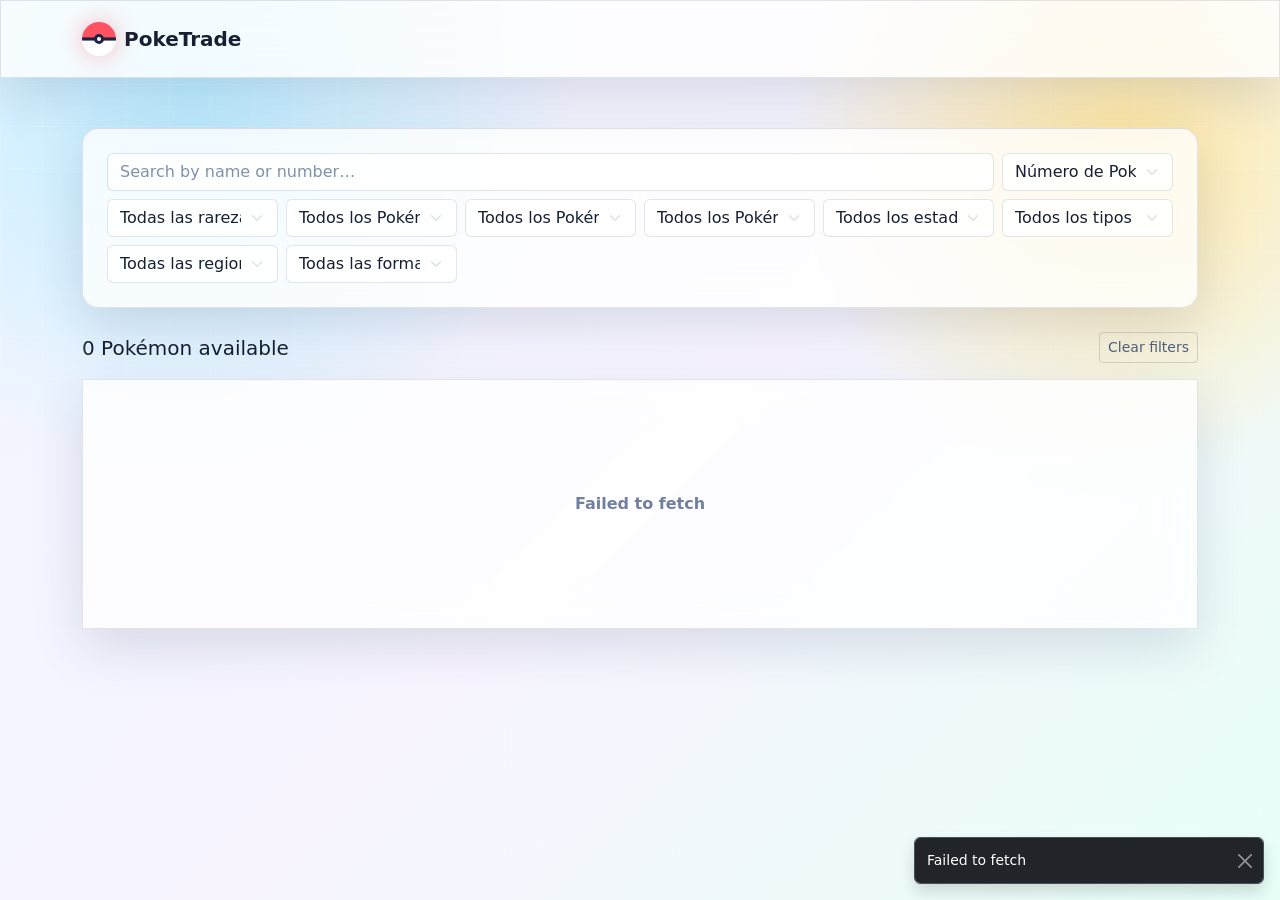
<file: index.html>
<!doctype html>
<html lang="es" data-bs-theme="dark">

<head>
    <meta charset="utf-8">
    <meta name="viewport" content="width=device-width,initial-scale=1">
    <title>PokeTrade</title>
    <link href="https://cdn.jsdelivr.net/npm/bootstrap@5.3.8/dist/css/bootstrap.min.css" rel="stylesheet">
    <style>
        :root {
            --ink: #172033;
            --muted: #71809f;
            --glass: rgba(255, 255, 255, .78);
            --line: rgba(25, 42, 76, .12)
        }

        * {
            box-sizing: border-box
        }

        body {
            min-height: 100vh;
            color: var(--ink);
            font-family: Inter, system-ui, -apple-system, "Segoe UI", sans-serif;
            background: radial-gradient(circle at 15% 10%, #bcecff 0, transparent 28%), radial-gradient(circle at 88% 16%, #ffe8a3 0, transparent 25%), linear-gradient(135deg, #eef5ff, #f8f5ff 52%, #e8fff8);
            background-attachment: fixed
        }

        body::before {
            content: "";
            position: fixed;
            inset: 0;
            pointer-events: none;
            opacity: .25;
            background-image: linear-gradient(rgba(255, 255, 255, .5) 1px, transparent 1px), linear-gradient(90deg, rgba(255, 255, 255, .5) 1px, transparent 1px);
            background-size: 42px 42px
        }

        .navbar,
        .glass {
            background: var(--glass) !important;
            backdrop-filter: blur(18px);
            border: 1px solid var(--line);
            box-shadow: 0 18px 50px rgba(35, 52, 89, .14)
        }

        .brand-ball {
            width: 34px;
            height: 34px;
            border-radius: 50%;
            display: inline-block;
            background: linear-gradient(#ff5263 0 45%, #1b2441 46% 54%, #fff 55%);
            position: relative;
            box-shadow: 0 0 25px rgba(255, 82, 99, .4)
        }

        .brand-ball::after {
            content: "";
            position: absolute;
            width: 10px;
            height: 10px;
            border: 3px solid #1b2441;
            border-radius: 50%;
            background: #fff;
            left: 12px;
            top: 12px
        }

        .form-control,
        .form-select {
            background-color: rgba(255, 255, 255, .82) !important;
            border-color: var(--line);
            color: var(--ink) !important
        }

        .form-control::placeholder {
            color: #8290aa
        }

        .form-control:focus,
        .form-select:focus {
            border-color: #5dc8bf;
            box-shadow: 0 0 0 .2rem rgba(62, 230, 208, .15)
        }

        .btn-outline-secondary {
            border-color: rgba(60, 76, 109, .2);
            color: #526080
        }

        .pokemon-card {
            height: 100%;
            overflow: hidden;
            border-radius: 1.35rem;
            transition: .22s transform, .22s box-shadow;
            background: #fff;
            border: 1px solid var(--line);
            box-shadow: 0 12px 30px rgba(52, 67, 101, .12);
            cursor: pointer
        }

        .pokemon-card:hover {
            transform: translateY(-7px);
            box-shadow: 0 20px 44px rgba(52, 67, 101, .2)
        }

        .pokemon-card:focus-visible {
            outline: 3px solid rgba(62, 230, 208, .75);
            outline-offset: 3px
        }

        .art {
            --sky-top: #a8d8ff;
            --sky-bottom: #eaf7ff;
            --ground-top: #82c36b;
            --ground-bottom: #4c8d41;
            height: 245px;
            display: grid;
            place-items: center;
            position: relative;
            isolation: isolate;
            overflow: hidden;
            background: radial-gradient(circle at 76% 20%, rgba(255, 255, 255, .92) 0 7%, rgba(255, 255, 255, .3) 8% 13%, transparent 14%), linear-gradient(to bottom, var(--sky-top) 0 64%, var(--sky-bottom) 64% 67%, var(--ground-top) 68%, var(--ground-bottom) 100%)
        }

        .art>img.pokemon-image {
            position: absolute;
            z-index: 2;
            height: 80%;
            max-width: 92%;
            object-fit: contain;
            filter: drop-shadow(0 18px 14px rgba(0, 0, 0, .3));
            transition: transform .25s
        }

        .pokemon-card:hover .art>img.pokemon-image {
            transform: scale(1.06)
        }

        .art::before {
            content: "";
            position: absolute;
            z-index: -2;
            left: -12%;
            right: -12%;
            bottom: 22%;
            height: 42%;
            opacity: .7;
            background: radial-gradient(ellipse at 12% 100%, rgba(255, 255, 255, .42) 0 30%, transparent 31%), radial-gradient(ellipse at 43% 100%, rgba(255, 255, 255, .32) 0 38%, transparent 39%), radial-gradient(ellipse at 82% 100%, rgba(255, 255, 255, .4) 0 34%, transparent 35%)
        }

        .art::after {
            content: "";
            position: absolute;
            z-index: -1;
            width: 74%;
            height: 25px;
            left: 13%;
            bottom: 16px;
            border-radius: 50%;
            background: rgba(22, 38, 55, .18);
            filter: blur(8px)
        }

        .type-normal {
            --sky-top: #b9dcf1;
            --sky-bottom: #edf8fb;
            --ground-top: #9dbb80;
            --ground-bottom: #66885c
        }

        .type-fire {
            --sky-top: #ff9b62;
            --sky-bottom: #ffd6a4;
            --ground-top: #72534a;
            --ground-bottom: #342e35
        }

        .type-water {
            --sky-top: #71ccef;
            --sky-bottom: #d9f6ff;
            --ground-top: #3caec5;
            --ground-bottom: #176b91
        }

        .type-electric {
            --sky-top: #8ebeea;
            --sky-bottom: #f7e88b;
            --ground-top: #9e9852;
            --ground-bottom: #666431
        }

        .type-grass {
            --sky-top: #9fe0b4;
            --sky-bottom: #e5f8c8;
            --ground-top: #5ebf61;
            --ground-bottom: #286c43
        }

        .type-ice {
            --sky-top: #a8e7f7;
            --sky-bottom: #f4fdff;
            --ground-top: #c5edf6;
            --ground-bottom: #75b9cf
        }

        .type-fighting {
            --sky-top: #e7a16f;
            --sky-bottom: #f4cf9c;
            --ground-top: #b1714c;
            --ground-bottom: #623f32
        }

        .type-poison {
            --sky-top: #b69add;
            --sky-bottom: #d8c2ed;
            --ground-top: #84679a;
            --ground-bottom: #473651
        }

        .type-ground {
            --sky-top: #e2b86e;
            --sky-bottom: #f6dfae;
            --ground-top: #b9894c;
            --ground-bottom: #71502e
        }

        .type-flying {
            --sky-top: #77c9f4;
            --sky-bottom: #effbff;
            --ground-top: #a8c88d;
            --ground-bottom: #6c9662
        }

        .type-psychic {
            --sky-top: #df8fca;
            --sky-bottom: #f4c9e6;
            --ground-top: #8b6aa0;
            --ground-bottom: #4f446f
        }

        .type-bug {
            --sky-top: #b9d685;
            --sky-bottom: #e9f2b8;
            --ground-top: #789841;
            --ground-bottom: #3e5e28
        }

        .type-rock {
            --sky-top: #d2bc91;
            --sky-bottom: #eee2c5;
            --ground-top: #9c805f;
            --ground-bottom: #57483b
        }

        .type-ghost {
            --sky-top: #514f85;
            --sky-bottom: #8a78a8;
            --ground-top: #514760;
            --ground-bottom: #242439
        }

        .type-dragon {
            --sky-top: #6977bc;
            --sky-bottom: #c09bd2;
            --ground-top: #725b75;
            --ground-bottom: #3a3349
        }

        .type-dark {
            --sky-top: #45495c;
            --sky-bottom: #807986;
            --ground-top: #4b4749;
            --ground-bottom: #222227
        }

        .type-steel {
            --sky-top: #aebdca;
            --sky-bottom: #e4edf1;
            --ground-top: #8797a0;
            --ground-bottom: #4d5a61
        }

        .type-fairy {
            --sky-top: #f3a9d0;
            --sky-bottom: #ffe0ef;
            --ground-top: #c58fbc;
            --ground-bottom: #815f91
        }

        .card-info {
            background: rgba(255, 255, 255, .97)
        }

        .dex {
            color: #7791bd;
            font-weight: 800;
            letter-spacing: .08em
        }

        .poke-name {
            text-transform: capitalize;
            font-weight: 800
        }

        .poke-variant {
            margin-bottom: -10px;
            font-size: .82rem;
            font-weight: 800;
            text-transform: uppercase;
            letter-spacing: .08em;
            color: #7d8db6
        }

        .poke-name-row,
        .poke-variant-row {
            display: flex;
            align-items: center;
            flex-wrap: wrap;
            gap: .45rem
        }

        .poke-variant-row {
            margin-bottom: -10px
        }

        .poke-variant-row .poke-variant {
            margin-bottom: 0
        }

        .poke-name-auxiliary {
            color: #8190ad;
            font-size: 1.25rem;
            font-weight: 300;
            letter-spacing: -.02em;
            font-family: "Arial Narrow", "Roboto Condensed", Arial, sans-serif
        }

        .poke-variant-auxiliary {
            color: #9aa5bc;
            font-size: .8rem;
            font-weight: 300;
            letter-spacing: -.02em;
            font-family: "Arial Narrow", "Roboto Condensed", Arial, sans-serif
        }

        .cp {
            font-size: 1.55rem;
            font-weight: 850
        }

        
        .badge-shiny,
        .badge-dinamax,
        .badge-legendary,
        .badge-mythical,
        .badge-mega {
            display: inline-flex;
            align-items: center;
            gap: .28em;
            color: #fff
        }

        .badge-shiny {
            background: linear-gradient(90deg, #f0b429, #ffdf7d);
            color: white
        }

        .badge-dinamax {
            background: linear-gradient(90deg, #813459, #dd0b82)
        }

        .badge-legendary {
            background: linear-gradient(90deg, #f0b429, #ffdf7d);
        }

        .badge-mythical {
            background: linear-gradient(90deg, #d9569f, #9d4edd)
        }

        .badge-mega {
            background: linear-gradient(90deg, #7447d8, #e34fa3)
        }

        .badge-icon {
            width: 1em;
            height: 1em;
            flex: 0 0 1em;
            object-fit: contain
        }

        .badge-type {
            color: #fff;
            border: 1px solid rgba(255, 255, 255, .3);
            text-shadow: 0 1px 2px rgba(0, 0, 0, .25)
        }

        .empty {
            min-height: 250px;
            display: grid;
            place-items: center;
            text-align: center;
            color: var(--muted)
        }

        .spinner-border {
            color: #35b9ad
        }

        .toast-container {
            z-index: 1080
        }

        .purified-pokemon img {
            filter: brightness(1.05) drop-shadow(0 0 15px white) drop-shadow(0 0 30px #6feeff)
        }

        .custom-background {
            background-size: cover !important;
            background-position: center !important;
            background-repeat: no-repeat !important
        }

        .background-name {
            position: absolute;
            z-index: 3;
            left: 0;
            right: 0;
            bottom: 0;
            padding: 18px 12px 10px;
            text-align: center;
            font-size: .72rem;
            font-weight: 800;
            letter-spacing: .06em;
            text-transform: uppercase;
            color: #fff;
            background: linear-gradient(to bottom, transparent, rgba(10, 18, 35, .75));
            text-shadow: 0 1px 3px rgba(0, 0, 0, .8)
        }

        .vivillon-pattern-badge {
            position: absolute;
            z-index: 5;
            top: 12px;
            right: 12px;
            width: 48px;
            height: 48px;
            object-fit: contain;
            filter: drop-shadow(0 2px 4px rgba(0, 0, 0, .35))
        }

        .pokemon-mobile-details {
            display: none;
            background: #f8faff;
            border-top: 1px solid var(--line);
            padding: 1rem;
            color: var(--ink)
        }

        .pokemon-mobile-details.is-open {
            display: block
        }

        .details-auxiliary {
            padding-bottom: .8rem;
            border-bottom: 1px solid var(--line);
            margin-bottom: 1rem
        }

        .details-auxiliary-name {
            color: #526080;
            font: 300 1.15rem "Arial Narrow", "Roboto Condensed", Arial, sans-serif;
            letter-spacing: -.02em
        }

        .details-auxiliary-variant {
            margin-top: .1rem;
            color: #8a97b0;
            font: 300 .8rem "Arial Narrow", "Roboto Condensed", Arial, sans-serif
        }

        .move-group+.move-group {
            margin-top: 1rem
        }

        .move-title {
            font-size: .72rem;
            font-weight: 800;
            letter-spacing: .08em;
            text-transform: uppercase;
            color: #7d8db6;
            margin-bottom: .45rem
        }

        .move-list {
            display: grid;
            gap: .65rem
        }

        .move-name {
            font-weight: 800
        }

        .move-aux {
            color: #8190ad;
            font: 300 .82rem "Arial Narrow", Arial, sans-serif
        }

        .move-missing {
            color: #a33
        }

        .details-empty {
            color: var(--muted);
            font-size: .9rem
        }

        .modal-content {
            background: rgba(255, 255, 255, .98);
            color: var(--ink);
            border: 1px solid var(--line);
            border-radius: 1.5rem;
            overflow: hidden
        }

        .pokemon-modal-art {
            min-height: 430px;
            position: relative;
            display: grid;
            place-items: center;
            overflow: hidden
        }

        .pokemon-modal-art img {
            position: relative;
            z-index: 2;
            width: 84%;
            height: 84%;
            object-fit: contain;
            filter: drop-shadow(0 20px 18px rgba(0, 0, 0, .28))
        }

        .pokemon-modal-info {
            padding: 2rem
        }

        .modal-close {
            position: absolute;
            z-index: 10;
            top: 1rem;
            right: 1rem
        }

        .modal-backdrop.show {
            opacity: .42
        }

        .move-list {
            display: grid;
            gap: .9rem;
        }

        .move-detail {
            display: grid;
            grid-template-columns: 34px minmax(0, 1fr) auto;
            align-items: center;
            gap: .65rem;

            padding: 0;
            border: 0;
            border-radius: 0;
            background: transparent;
        }

        .move-type-icon {
            width: 32px;
            height: 32px;

            object-fit: contain;

            flex: 0 0 32px;
        }

        .move-main {
            min-width: 0;
        }

        .move-name-line {
            display: flex;
            align-items: center;
            gap: .65rem;
            min-width: 0;
        }

        .move-name {
            flex: 0 0 auto;

            color: #40565a;
            font-size: 1.05rem;
            font-weight: 700;

            white-space: nowrap;
        }

        .move-aux {
            margin-top: .1rem;

            color: #8190ad;
            font: 300 .78rem "Arial Narrow",
                "Roboto Condensed",
                Arial,
                sans-serif;
        }

        .move-power {
            min-width: 2.5rem;

            color: #40565a;
            font-size: 1.15rem;
            font-weight: 700;
            text-align: right;
        }

        .move-energy-bars {
            display: flex;
            flex: 1 1 auto;
            align-items: center;

            max-width: 150px;
            min-width: 45px;

            gap: 5px;
        }

        .move-energy-bar {
            display: block;

            flex: 1 1 0;
            height: 10px;

            border-radius: 1px;

            transform: skewX(-12deg);

            box-shadow:
                inset 0 1px 0 rgba(255, 255, 255, .28);
        }

        .move-missing {
            color: #a33;
        }


        @media(max-width:575.98px) {
            .pokemon-card:hover {
                transform: none;
            }

            .move-detail {
                grid-template-columns: 30px minmax(0, 1fr) auto;
                gap: .55rem;
            }

            .move-type-icon {
                width: 28px;
                height: 28px;
            }

            .move-name {
                font-size: .95rem;
            }

            .move-energy-bars {
                max-width: 115px;
            }

            .move-energy-bar {
                height: 8px;
            }

            .move-power {
                font-size: 1rem;
            }
        }
    </style>
</head>

<body>
    <nav class="navbar navbar-expand sticky-top">
        <div class="container py-2"><a class="navbar-brand fw-bold d-flex align-items-center gap-2" href="#"
                style="color:var(--bs-heading-color)"><span class="brand-ball"></span><span
                    id="brandName">PokeTrade</span></a></div>
    </nav>
    <main class="container pb-5">
        <section class="glass rounded-4 p-3 p-lg-4 mb-4" style="margin-top:50px">
            <div class="row g-2">
                <div class="col-lg-10"><input id="search" class="form-control"
                        placeholder="Buscar por nombre o número…"></div>
                <div class="col-12 col-lg-2"><select id="sort" class="form-select">
                        <option value="dex">Número de Pokédex</option>
                        <option value="cp-desc">PC mayor</option>
                        <option value="cp-asc">PC menor</option>
                        <option value="name">Nombre</option>
                    </select></div>
                <div class="col-6 col-lg-2"><select id="rarityFilter" class="form-select">
                        <option value="">Todas las rarezas</option>
                        <option value="normal">Normal</option>
                        <option value="legendary">Legendario</option>
                        <option value="mythical">Singular</option>
                    </select></div>
                <div class="col-6 col-lg-2"><select id="shinyFilter" class="form-select">
                        <option value="">Todos los Pokémon</option>
                        <option value="true">Solo shiny</option>
                        <option value="false">Solo no shiny</option>
                    </select></div>
                <div class="col-6 col-lg-2"><select id="dinamaxFilter" class="form-select">
                        <option value="">Todos los Pokémon</option>
                        <option value="true">Solo Dinamax</option>
                        <option value="false">Solo no Dinamax</option>
                    </select></div>
                <div class="col-6 col-lg-2"><select id="megaFilter" class="form-select">
                        <option value="">Todos los Pokémon</option>
                        <option value="true">Megaevoluciona</option>
                        <option value="false">No megaevoluciona</option>
                    </select></div>
                <div class="col-6 col-lg-2"><select id="statusFilter" class="form-select">
                        <option value="">Todos los estados</option>
                        <option value="purified">Purificados</option>
                    </select></div>
                <div class="col-6 col-lg-2"><select id="typeFilter" class="form-select">
                        <option value="">Todos los tipos</option>
                    </select></div>
                <div class="col-6 col-lg-2"><select id="regionFilter" class="form-select">
                        <option value="">Todas las regiones</option>
                    </select></div>
                <div class="col-6 col-lg-2"><select id="formFilter" class="form-select">
                        <option value="">Todas las formas</option>
                        <option value="normal">Forma normal</option>
                        <option value="variant">Variante</option>
                    </select></div>
            </div>
        </section>
        <div class="d-flex justify-content-between align-items-center mb-3">
            <h2 class="h5 m-0"><span id="count">0</span> <span id="availableLabel">Pokémon disponibles</span></h2>
            <button id="clearBtn" class="btn btn-sm btn-outline-secondary">Limpiar filtros</button>
        </div>
        <section id="grid" class="row g-4">
            <div class="col-12">
                <div class="glass rounded-4 empty"><strong id="initialLoading">Cargando Pokémon…</strong></div>
            </div>
        </section>
    </main>
    <div class="modal fade" id="pokemonDetailsModal" tabindex="-1" aria-hidden="true">
        <div class="modal-dialog modal-xl modal-dialog-centered">
            <div class="modal-content"><button type="button" class="btn-close modal-close"
                    data-bs-dismiss="modal"></button>
                <div id="pokemonModalBody" class="row g-0"></div>
            </div>
        </div>
    </div>
    <div class="toast-container position-fixed bottom-0 end-0 p-3">
        <div id="toast" class="toast text-bg-dark border">
            <div class="d-flex">
                <div id="toastText" class="toast-body"></div><button class="btn-close btn-close-white m-auto me-2"
                    data-bs-dismiss="toast"></button>
            </div>
        </div>
    </div>
    <script src="https://cdn.jsdelivr.net/npm/bootstrap@5.3.8/dist/js/bootstrap.bundle.min.js"></script>
    <script>
        const API_BASE = 'https://pokeapi.co/api/v2',
            GO_API = 'https://pokemon-go-api.github.io/pokemon-go-api/api/pokedex.json',
            COLLECTION_URL = 'https://huliorroche.github.io/collection.xml',
            LANGUAGE_CONFIG_URL = './languages.json',
            I18N_BASE_URL = './i18n';
        let currentLanguage = 'es',
            currentLocale = 'es-ES',
            currentPokeApiLanguage = 'es',
            translations = null,
            auxiliaryLanguage = null,
            auxiliaryTranslations = null,
            goMoveIndex = new Map();
        const $ = s => document.querySelector(s),
            state = {
                all: [],
                view: []
            },
            cache = new Map(),
            els = {
                grid: $('#grid'),
                count: $('#count'),
                availableLabel: $('#availableLabel'),
                initialLoading: $('#initialLoading'),
                brandName: $('#brandName'),
                search: $('#search'),
                rarity: $('#rarityFilter'),
                shiny: $('#shinyFilter'),
                dinamax: $('#dinamaxFilter'),
                mega: $('#megaFilter'),
                type: $('#typeFilter'),
                region: $('#regionFilter'),
                form: $('#formFilter'),
                sort: $('#sort'),
                clear: $('#clearBtn'),
                modalBody: $('#pokemonModalBody')
            };
        const REGIONS = ['alola', 'galar', 'hisui', 'paldea'],
            TYPE_NAMES = {
                normal: 'Normal',
                fire: 'Fuego',
                water: 'Agua',
                electric: 'Eléctrico',
                grass: 'Planta',
                ice: 'Hielo',
                fighting: 'Lucha',
                poison: 'Veneno',
                ground: 'Tierra',
                flying: 'Volador',
                psychic: 'Psíquico',
                bug: 'Bicho',
                rock: 'Roca',
                ghost: 'Fantasma',
                dragon: 'Dragón',
                dark: 'Siniestro',
                steel: 'Acero',
                fairy: 'Hada'
            },
            TYPE_COLORS = {
                normal: '#8f9aa3',
                fire: '#ef653b',
                water: '#3393dd',
                electric: '#d7ad18',
                grass: '#55a94c',
                ice: '#56bfc8',
                fighting: '#c34b45',
                poison: '#9c5bb4',
                ground: '#be8143',
                flying: '#7d9edb',
                psychic: '#e45a87',
                bug: '#91a91c',
                rock: '#a58e57',
                ghost: '#675b91',
                dragon: '#5d62ba',
                dark: '#514b4a',
                steel: '#718b98',
                fairy: '#d878aa'
            },
            VARIANT_NAMES = {
                alola: 'Alola',
                galar: 'Galar',
                hisui: 'Hisui',
                paldea: 'Paldea'
            },
            variantAliases = {
                alolan: 'alola',
                galarian: 'galar',
                hisuian: 'hisui',
                paldean: 'paldea'
            };
        const LANG_MAP = {
            es: 'Spanish',
            en: 'English',
            fr: 'French',
            de: 'German',
            it: 'Italian',
            ja: 'Japanese',
            ko: 'Korean'
        };

        function t(k, f = k) {
            return k.split('.').reduce((o, p) => o?.[p], translations) ?? f
        }

        function esc(v) {
            return String(v ?? '').replace(/[&<>'"]/g, c => ({
                '&': '&amp;',
                '<': '&lt;',
                '>': '&gt;',
                "'": '&#39;',
                '"': '&quot;'
            }[c]))
        }

        function norm(v) {
            return String(v ?? '').trim()
        }

        function key(v) {
            return norm(v).normalize('NFKD').replace(/[\u0300-\u036f]/g, '').toLocaleLowerCase('es').replace(/[^a-z0-9]+/g, ' ').trim()
        }

        function bool(v) {
            return ['true', '1', 'yes', 'si', 'sí'].includes(norm(v).toLowerCase())
        }

        function namesEqual(a, b) {
            return key(a) === key(b)
        }

        function toast(m) {
            $('#toastText').textContent = m;
            bootstrap.Toast.getOrCreateInstance($('#toast')).show()
        }

        function getMoveEnergyBars(move) {
            const energy = Math.abs(
                move.energy ??
                move.energyDelta ??
                0
            );

            if (!energy) {
                return 0;
            }

            if (energy <= 33) {
                return 3;
            }

            if (energy <= 50) {
                return 2;
            }

            return 1;
        }


        function renderMoveEnergyBars(move) {
            if (move.category !== 'charged') {
                return '';
            }

            const bars =
                getMoveEnergyBars(move);

            if (!bars) {
                return '';
            }

            const color =
                TYPE_COLORS[move.type] ||
                TYPE_COLORS.normal;

            return `
        <span
            class="move-energy-bars"
            aria-hidden="true">

            ${Array.from(
                { length: bars },
                () => `
                    <span
                        class="move-energy-bar"
                        style="
                            background:
                                ${color};
                        ">
                    </span>
                `
            ).join('')}

        </span>
    `;
        }

        async function json(url, storageKey) {
            if (cache.has(url)) return cache.get(url);
            try {
                const raw = localStorage.getItem(storageKey || url);
                if (raw) {
                    const e = JSON.parse(raw);
                    if (Date.now() - e.time < 30 * 864e5) {
                        cache.set(url, e.data);
                        return e.data
                    }
                }
            } catch { }
            const p = fetch(url).then(async r => {
                if (!r.ok) throw Error(`${r.status}: ${url}`);
                const data = await r.json();
                try {
                    localStorage.setItem(storageKey || url, JSON.stringify({
                        time: Date.now(),
                        data
                    }))
                } catch { }
                return data
            });
            cache.set(url, p);
            return p
        }

        function browserLanguage(s, d) {
            for (const b of navigator.languages || [navigator.language]) {
                const l = String(b).split(/[-_]/)[0].toLowerCase();
                if (s.includes(l)) return l
            }
            return d
        }

        function urlLanguage(supportedLanguages) {
            return new URLSearchParams(window.location.search).get('lang');

        }

        async function loadLocalization() {
            let cfg = {
                default: 'es',
                supported: ['es']
            };
            try {
                cfg = await json(LANGUAGE_CONFIG_URL, 'poketrade:languages')
            } catch { }
            currentLanguage =
                urlLanguage(cfg.supported) ||
                browserLanguage(
                    cfg.supported,
                    cfg.default
                );
            translations = await json(`${I18N_BASE_URL}/${currentLanguage}.json`, `poketrade:i18n:${currentLanguage}`).catch(() => null) || {
                meta: {
                    locale: 'es-ES',
                    pokeApiLanguage: 'es'
                },
                ui: {},
                types: {},
                variants: {}
            };
            currentLocale = translations.meta?.locale || 'es-ES';
            currentPokeApiLanguage = translations.meta?.pokeApiLanguage || currentLanguage;
            auxiliaryLanguage = translations.meta?.auxiliaryLanguage || null;
            if (auxiliaryLanguage) auxiliaryTranslations = await json(`${I18N_BASE_URL}/${auxiliaryLanguage}.json`, `poketrade:i18n:${auxiliaryLanguage}`).catch(() => null);
            Object.assign(TYPE_NAMES, translations.types || {});
            Object.assign(VARIANT_NAMES, translations.variants || {});
            document.documentElement.lang = currentLanguage;
            document.title = translations.meta?.appName || 'PokeTrade';
            els.brandName.textContent = document.title;
            els.search.placeholder = t('ui.search', 'Buscar por nombre o número…');
            els.availableLabel.textContent = t('ui.available', 'Pokémon disponibles');
            els.clear.textContent = t('ui.clear', 'Limpiar filtros')
        }

        function allMoves(obj, category) {
            if (!obj) return [];
            const values = Array.isArray(obj) ? obj : Object.values(obj);
            return values.filter(Boolean).map(m => ({
                ...m,
                category
            }))
        }

        function indexMove(move) {
            const names = move.names || {};
            const aliases = [move.id, move.name, ...Object.values(names)].filter(Boolean);
            for (const alias of aliases) goMoveIndex.set(key(alias), move)
        }
        async function loadGoMoves() {
            const pokemon = await json(GO_API, 'poketrade:go-api:v1');
            for (const p of pokemon) {
                for (const m of [...allMoves(p.quickMoves, 'fast'), ...allMoves(p.cinematicMoves, 'charged'), ...allMoves(p.eliteQuickMoves, 'fast'), ...allMoves(p.eliteCinematicMoves, 'charged')]) indexMove(m)
            }
        }

        function val(n, names) {
            for (const name of names) {
                const a = n.getAttribute(name);
                if (a !== null) return a;
                const e = [...n.children].find(c => c.tagName.toLowerCase() === name.toLowerCase());
                if (e) return e.textContent
            }
            return ''
        }

        function parseMoves(node) {
            const box = [...node.children].find(c => ['moves', 'attacks', 'ataques'].includes(c.tagName.toLowerCase()));
            const out = {
                fast: [],
                charged: []
            };
            if (!box) return out;
            for (const e of box.children) {
                const tag = e.tagName.toLowerCase(),
                    identifier = norm(e.getAttribute('id') || e.textContent);
                if (!identifier) continue;
                if (['fast', 'fastattack', 'fastmove', 'rapido', 'rápido'].includes(tag)) out.fast.push(identifier);
                if (['charged', 'chargedattack', 'chargedmove', 'cargado'].includes(tag)) out.charged.push(identifier)
            }
            return out
        }

        function parseXML(text) {
            const doc = new DOMParser().parseFromString(text, 'application/xml');
            if (doc.querySelector('parsererror')) throw Error('El XML no es válido.');
            return [...doc.querySelectorAll('pokemon')].map((n, i) => ({
                uid: i,
                identifier: norm(val(n, ['dex', 'pokedex', 'id', 'name'])).toLowerCase(),
                cp: Number(val(n, ['cp', 'pc'])) || 0,
                shiny: bool(val(n, ['shiny'])),
                dinamax: bool(val(n, ['dinamax'])),
                variant: norm(val(n, ['variant', 'form', 'region'])).toLowerCase() || 'normal',
                status: norm(val(n, ['status'])).toLowerCase() || 'normal',
                moves: parseMoves(n)
            }))
        }

        function moveName(m, lang = currentLanguage) {
            return m?.names?.[LANG_MAP[lang]] || m?.names?.[lang] || m?.name || m?.id || ''
        }

        function resolveMove(identifier, category) {
            const m = goMoveIndex.get(key(identifier));
            if (!m) return {
                id: identifier,
                name: identifier,
                category,
                missing: true
            };
            const name = moveName(m),
                aux = auxiliaryLanguage ? moveName(m, auxiliaryLanguage) : '';
            return {
                ...m,
                category: m.category || category,
                name,
                auxiliaryName: aux && !namesEqual(name, aux) ? aux : '',
                type: String(m.type?.type || m.type?.name || m.type || 'normal').replace(/^POKEMON_TYPE_/, '').toLowerCase()
            }
        }
        async function pokemonData(id) {
            return json(`${API_BASE}/pokemon/${encodeURIComponent(id)}`, `pokeapi:pokemon:${id}`)
        }
        async function speciesData(id) {
            return json(`${API_BASE}/pokemon-species/${id}`, `pokeapi:species:${id}`)
        }
        async function enrich(p) {
            const data = await pokemonData(p.identifier),
                species = await speciesData(data.id),
                variant = variantAliases[p.variant] || p.variant,
                name = species.names.find(x => x.language.name === currentPokeApiLanguage)?.name || species.names.find(x => x.language.name === 'es')?.name || species.name,
                aux = auxiliaryLanguage ? species.names.find(x => x.language.name === auxiliaryLanguage)?.name || '' : '',
                home = data.sprites?.other?.home,
                art = data.sprites?.other?.['official-artwork'],
                image = (p.shiny ? home?.front_shiny : home?.front_default) || (p.shiny ? art?.front_shiny : art?.front_default) || data.sprites?.front_default || '',
                types = data.types.sort((a, b) => a.slot - b.slot).map(x => x.type.name);
            return {
                ...p,
                dex: data.id,
                name,
                auxiliaryName: aux && !namesEqual(name, aux) ? aux : '',
                variant,
                image,
                types,
                primaryType: types[0] || 'normal',
                legendary: species.is_legendary,
                mythical: species.is_mythical,
                moves: {
                    fast: p.moves.fast.map(x => resolveMove(x, 'fast')),
                    charged: p.moves.charged.map(x => resolveMove(x, 'charged'))
                }
            }
        }

        function labelVariant(v) {
            return VARIANT_NAMES[v] || v
        }

        function typeBadges(types) {
            return types.map(x => `<span class="badge rounded-pill badge-type" style="background:${TYPE_COLORS[x] || TYPE_COLORS.normal}">${esc(TYPE_NAMES[x] || x)}</span>`).join('')
        }

        function cardBadges(pokemon) {
            return `
            ${pokemon.shiny
                    ? `<span class="badge rounded-pill badge-shiny">
            <img src="https://raw.githubusercontent.com/PokeMiners/pogo_assets/refs/heads/master/Images/Filters/ic_shiny_white.png" class="badge-icon" alt="">
            ${esc(t('ui.shiny', 'Shiny'))}</span>`
                    : ''}

          

                ${pokemon.dinamax
                    ? `<span class="badge rounded-pill badge-dinamax">
              <img src="/badgets/dinamax.svg" class="badge-icon" alt="">
              ${esc(t('ui.dynamax', 'Dinamax'))}
            </span>`
                    : ''}

          ${pokemon.megaEvolves
                    ? `<span class="badge rounded-pill badge-mega">
                  <img src="/badgets/megaevolution.png" class="badge-icon" alt="">
                  ${esc(t('ui.mega', 'Megaevoluciona'))}
                </span>`
                    : ''}

                  ${pokemon.status === 'shadow'
                    ? `<span class="badge rounded-pill bg-dark">🌑 ${esc(t('ui.shadow', 'Oscuro'))}</span>`
                    : ''}

                ${pokemon.status === 'purified'
                    ? `<span class="badge rounded-pill bg-light text-dark">✨ ${esc(t('ui.purifiedBadge', 'Purificado'))}</span>`
                    : ''}

                ${pokemon.legendary
                    ? `<span class="badge rounded-pill badge-legendary">
                  <img src="/badgets/legendary.png" class="badge-icon" alt="">
                  ${esc(t('ui.legendary', 'Legendario'))}
                </span>`
                    : ''}

          ${pokemon.mythical
                    ? `<span class="badge rounded-pill badge-mythical">
                  <img src="/badgets/mythical.png" class="badge-icon" alt="">
                  ${esc(t('ui.mythical', 'Singular'))}
                </span>`
                    : ''}

                ${renderTypeBadges(pokemon.types)}
                `
        }

        function renderTypeBadges(types) {
      return types.map(type => `
        <span class="badge rounded-pill badge-type"
              style="background:${TYPE_COLORS[type] || TYPE_COLORS.normal}">
          ${esc((translations?.types || {})[type] || TYPE_NAMES[type] || type)}
        </span>`
      ).join('');
    }

        function getMoveTypeIcon(type) {
            const normalizedType =
                String(type || 'normal')
                    .trim()
                    .toUpperCase();

            return (
                'https://raw.githubusercontent.com/' +
                'PokeMiners/pogo_assets/' +
                'master/Images/Types/' +
                `POKEMON_TYPE_${encodeURIComponent(normalizedType)}.png`
            );
        }

        function renderMove(m) {
            if (m.missing) {
                return `
            <div class="move-detail move-missing">

                <div></div>

                <div class="move-main">
                    <div class="move-name">
                        ${esc(m.id)}
                    </div>

                    <div class="move-aux">
                        ${esc(
                    t(
                        'ui.moveNotFound',
                        'Movimiento no encontrado en Pokémon GO'
                    )
                )}
                    </div>
                </div>

                <div></div>

            </div>
        `;
            }

            const power =
                m.power ??
                m.combat?.power ??
                null;

            return `
        <div class="move-detail">

            <img
                class="move-type-icon"
                src="${esc(getMoveTypeIcon(m.type))}"
                alt="${esc(TYPE_NAMES[m.type] || m.type)}"
            >

            <div class="move-main">

                <div class="move-name-line">

                    <span class="move-name">
                        ${esc(m.name)}
                    </span>

                    ${renderMoveEnergyBars(m)}

                </div>

                ${m.auxiliaryName
                    ? `
                        <div
                            class="move-aux"
                            lang="${esc(
                        auxiliaryLanguage
                    )}">
                            ${esc(
                        m.auxiliaryName
                    )}
                        </div>
                    `
                    : ''
                }

            </div>

            <div class="move-power">
                ${power != null
                    ? esc(power)
                    : '—'
                }
            </div>

        </div>
    `;
        }

        function renderMoveGroups(p) {
            const f = p.moves.fast,
                c = p.moves.charged;
            if (!f.length && !c.length) return `<div class="details-empty">${esc(t('ui.noAttacks', 'No hay ataques registrados.'))}</div>`;
            return `${f.length ? `<div class="move-group"><div class="move-title">${esc(t('ui.fastAttacks', 'Ataques rápidos'))}</div><div class="move-list">${f.map(renderMove).join('')}</div></div>` : ''}${c.length ? `<div class="move-group"><div class="move-title">${esc(t('ui.chargedAttacks', 'Ataques cargados'))}</div><div class="move-list">${c.map(renderMove).join('')}</div></div>` : ''}`
        }

        function detailsInfo(p) {
            return `${p.auxiliaryName ? `<div class="details-auxiliary"><div class="details-auxiliary-name">${esc(p.auxiliaryName)}</div></div>` : ''}${renderMoveGroups(p)}`
        }

        function render(list) {
            els.count.textContent = list.length;
            els.grid.innerHTML = list.length ? list.map(p => `<article class="col-sm-6 col-lg-4 col-xl-3" data-uid="${p.uid}">
            <div class="pokemon-card" role="button" tabindex="0">
                <div class="art type-${esc(p.primaryType)}">${p.image ? `<img class="pokemon-image" src="${esc(p.image)}" alt="${esc(p.name)}">` : ''}</div>
                <div class="card-info p-3">
                <div class="d-flex justify-content-between">
                    <div>
                    <div class="dex">#${String(p.dex).padStart(4, '0')}</div>
                    <h3 class="h5 poke-name mb-0">${esc(p.name)}</h3>${p.variant !== 'normal' ? `<div class="poke-variant">${esc(labelVariant(p.variant))}</div>` : ''}
                    </div>
                    <div class="text-end"><small>PC</small>
                    <div class="cp">${p.cp.toLocaleString(currentLocale)}</div>
                    </div>
                </div>
                <div class="d-flex flex-wrap gap-2 mt-3">${cardBadges(p)}</div>
                </div>
                <div class="pokemon-mobile-details" id="details-${p.uid}">${detailsInfo(p)}</div>
            </div>
            </article>`).join('') : `<div class="col-12">
            <div class="glass empty"><strong>${esc(t('ui.noResults', 'No hay resultados'))}</strong></div>
            </div>`
        }

        function refreshFilters() {

            // Tipos
            const types = [...new Set(
                state.all.flatMap(pokemon => pokemon.types)
            )].sort();

            els.type.innerHTML =
                `<option value="">${esc(t('ui.allTypes', 'Todos los tipos'))}</option>` +
                types.map(type =>
                    `<option value="${type}">
                ${TYPE_NAMES[type] || type}
            </option>`
                ).join('');

            // Regiones
            const regions = [...new Set(
                state.all
                    .filter(pokemon => REGIONS.includes(pokemon.variant))
                    .map(pokemon => pokemon.variant)
            )].sort();

            els.region.innerHTML =
                `<option value="">${esc(t('ui.allRegions', 'Todas las regiones'))}</option>` +
                `<option value="__regional__">${esc(t('ui.anyRegion', 'Cualquier región'))}</option>` +
                regions.map(region =>
                    `<option value="${region}">
                ${region.charAt(0).toUpperCase() + region.slice(1)}
            </option>`
                ).join('');
        }


        function apply() {
            const q = key(els.search.value),
                f = state.all.filter(p => (!q || key(p.name).includes(q) || key(p.auxiliaryName).includes(q) || String(p.dex).includes(q)) && (!els.rarity.value || (els.rarity.value === 'normal' && !p.legendary && !p.mythical) || (els.rarity.value === 'legendary' && p.legendary) || (els.rarity.value === 'mythical' && p.mythical)) && (!els.shiny.value || String(p.shiny) === els.shiny.value) && (!els.dinamax.value || String(p.dinamax) === els.dinamax.value) && (!els.type.value || p.types.includes(els.type.value)) && (!els.region.value || p.variant === els.region.value) && (!els.form.value || (els.form.value === 'normal' && (p.variant === 'normal' || REGIONS.includes(p.variant))) || (els.form.value === 'variant' && p.variant !== 'normal' && !REGIONS.includes(p.variant))));
            const s = els.sort.value;
            f.sort(s === 'cp-desc' ? (a, b) => b.cp - a.cp : s === 'cp-asc' ? (a, b) => a.cp - b.cp : s === 'name' ? (a, b) => a.name.localeCompare(b.name, currentLocale) : (a, b) => a.dex - b.dex);
            state.view = f;
            render(f)
        }

        function show(uid) {
            const p = state.all.find(x => x.uid === uid);
            if (!p) return;
            if (!matchMedia('(min-width:576px)').matches) {
                $(`#details-${uid}`).classList.toggle('is-open');
                return
            }
            els.modalBody.innerHTML = `<div class="col-md-5 pokemon-modal-art type-${esc(p.primaryType)}"><img src="${esc(p.image)}" alt="${esc(p.name)}"></div><div class="col-md-7 pokemon-modal-info"><div class="dex">#${String(p.dex).padStart(4, '0')}</div><div class="d-flex gap-2" style="align-items: center; margin-bottom: 0.5rem"><h2 style="margin-bottom: 0">${esc(p.name)}</h2>${p.auxiliaryName ? `<span class="details-auxiliary-name">${esc(p.auxiliaryName)}</span>` : ''}</div><div class="cp mb-3">PC ${p.cp.toLocaleString(currentLocale)}</div><div class="d-flex gap-2 mb-4">${cardBadges(p)}</div>${renderMoveGroups(p)}</div>`;
            bootstrap.Modal.getOrCreateInstance($('#pokemonDetailsModal')).show()
        }
        els.grid.addEventListener('click', e => {
            const a = e.target.closest('[data-uid]');
            if (a) show(Number(a.dataset.uid))
        });
        [els.search, els.rarity, els.shiny, els.dinamax, els.mega, els.type, els.region, els.form, els.sort].forEach(x => x.addEventListener(x === els.search ? 'input' : 'change', apply));
        els.clear.onclick = () => {
            [els.search, els.rarity, els.shiny, els.dinamax, els.mega, els.type, els.region, els.form].forEach(x => x.value = '');
            els.sort.value = 'dex';
            apply()
        };
        async function init() {
            await loadLocalization();
            els.initialLoading.textContent = t('ui.loadingMoves', 'Cargando catálogo de ataques…');
            await loadGoMoves();
            els.initialLoading.textContent = t('ui.loading', 'Cargando Pokémon…');
            const xml = await fetch(COLLECTION_URL, {
                cache: 'no-store'
            }).then(r => r.text()),
                raw = parseXML(xml),
                out = [];
            for (let i = 0; i < raw.length; i += 8) out.push(...await Promise.all(raw.slice(i, i + 8).map(enrich)));
            state.all = out;
            refreshFilters();
            apply()
        }
        init().catch(e => {
            console.error(e);
            toast(e.message);
            els.grid.innerHTML = `<div class="col-12"><div class="glass empty"><strong>${esc(e.message)}</strong></div></div>`
        });
    </script>
</body>

</html>
</file>
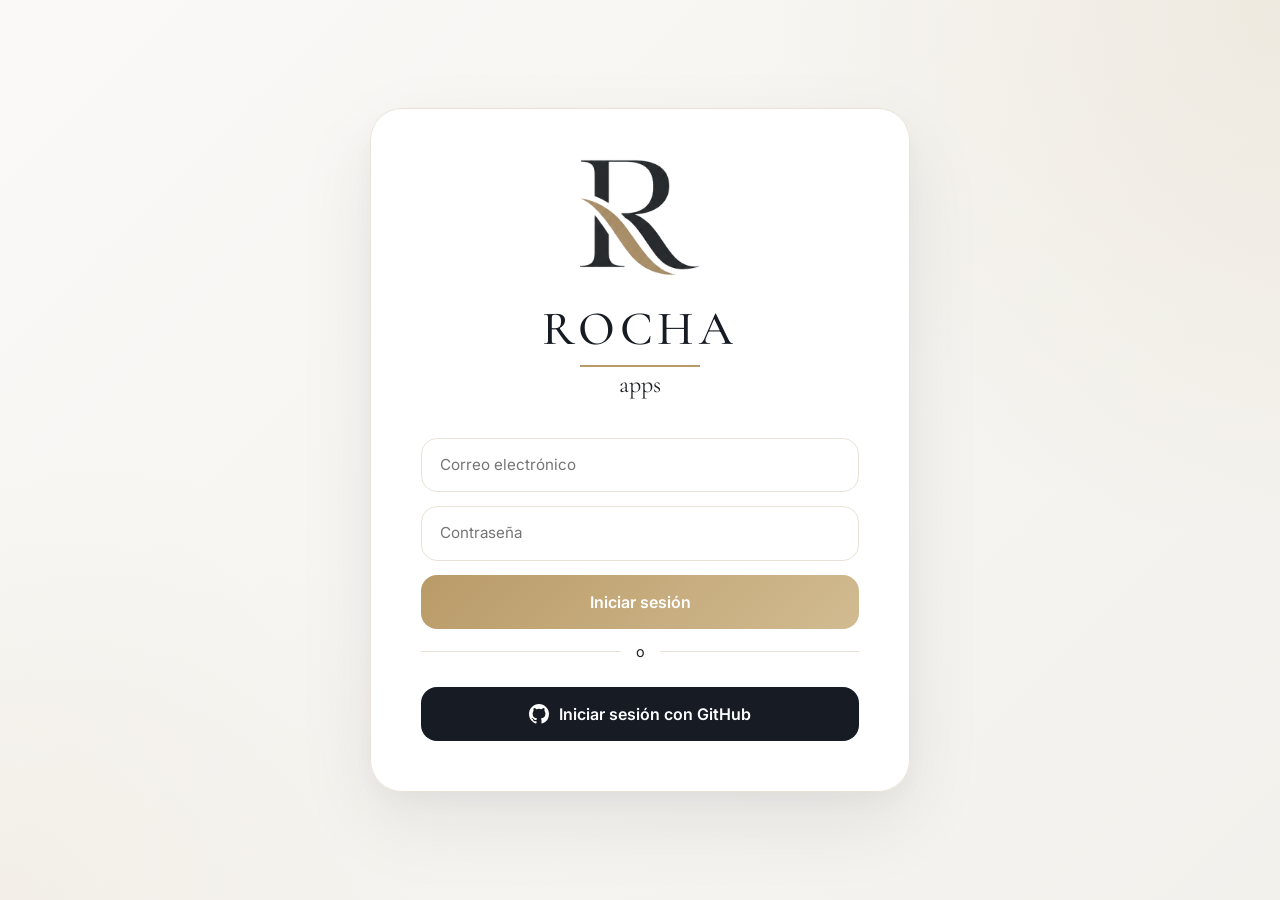
<file: rocha/index.html>
<!DOCTYPE html>
<html lang="es">

<head>

    <meta charset="UTF-8">
    <meta name="viewport" content="width=device-width, initial-scale=1.0">

    <title>Login | Rocha Apps</title>

    <link href="https://cdn.jsdelivr.net/npm/bootstrap@5.3.7/dist/css/bootstrap.min.css" rel="stylesheet">

    <link rel="preconnect" href="https://fonts.googleapis.com">
    <link rel="preconnect" href="https://fonts.gstatic.com" crossorigin>

    <link href="https://fonts.googleapis.com/css2?family=Cormorant+Garamond:wght@500;600;700&family=Inter:wght@300;400;500;600&display=swap" rel="stylesheet">

    <style>
        :root {
            --rocha-black: #161b24;
            --rocha-gold: #b99b68;
            --rocha-gold-light: #d2bb91;
            --rocha-bg: #f7f6f3;
            --rocha-card: #ffffff;
            --rocha-border: #e9e3d7;
            --rocha-text: #161b24;
            --rocha-muted: #7f8691;
        }

        * {
            box-sizing: border-box;
        }

        body {

            font-family: "Inter", sans-serif;

            min-height: 100vh;

            display: flex;
            justify-content: center;
            align-items: center;

            padding: 30px;

            background:
                radial-gradient(circle at top right,
                    rgba(185, 155, 104, .12),
                    transparent 35%),
                radial-gradient(circle at bottom left,
                    rgba(185, 155, 104, .08),
                    transparent 30%),
                linear-gradient(135deg,
                    #faf9f7,
                    #f3f1ec);
        }

        .login-card {

            width: 100%;
            max-width: 540px;

            background: rgba(255, 255, 255, .96);

            border: 1px solid var(--rocha-border);

            border-radius: 32px;

            padding: 50px;

            box-shadow:
                0 30px 80px rgba(22, 27, 36, .08),
                0 10px 30px rgba(22, 27, 36, .04);

            backdrop-filter: blur(20px);
        }

        .logo-container {

            text-align: center;

            margin-bottom: 25px;
        }

        .logo-placeholder {
            max-width: 120px;
            height: auto;
        }

        .brand-title {

            font-family: "Cormorant Garamond", serif;

            text-align: center;

            color: var(--rocha-black);

            font-size: 3rem;

            letter-spacing: .1em;

            margin-bottom: 6px;
        }

        .brand-divider {

            width: 120px;
            height: 2px;

            background: var(--rocha-gold);

            margin: 0 auto 0;
        }

        .subtitle {
            text-align: center;
            font-size: 1.5rem;
            margin-bottom: 35px;
            font-family: "Cormorant Garamond", serif;
        }

        .input {

            width: 100%;

            background: white;

            border: 1px solid var(--rocha-border);

            border-radius: 16px;

            padding: 15px 18px;

            margin-bottom: 14px;

            color: var(--rocha-text);

            font-size: .95rem;

            transition: .2s;
        }

        .input:focus {

            outline: none;

            border-color: var(--rocha-gold);

            box-shadow:
                0 0 0 5px rgba(185, 155, 104, .15);
        }

        .input::placeholder {
        }

        .email-btn,
        .register-btn,
        .github-btn {

            width: 100%;

            border: 0;

            border-radius: 16px;

            padding: 15px;

            font-weight: 600;

            transition: .25s;

            cursor: pointer;
        }

        .email-btn:hover,
        .register-btn:hover,
        .github-btn:hover {
            transform: translateY(-2px);
        }

        .email-btn {

            background:
                linear-gradient(135deg,
                    var(--rocha-gold),
                    var(--rocha-gold-light));

            color: white;

            margin-bottom: 12px;
        }

        .email-btn:hover {

            box-shadow:
                0 12px 30px rgba(185, 155, 104, .35);
        }

        .register-btn {

            background: #f8f6f2;

            color: var(--rocha-black);

            border: 1px solid var(--rocha-border);

            margin-bottom: 24px;
        }

        .register-btn:hover {

            background: white;
        }

        .divider {

            display: flex;
            align-items: center;

            gap: 15px;


            margin-bottom: 24px;

            font-size: .9rem;
        }

        .divider::before,
        .divider::after {

            content: "";

            flex: 1;

            height: 1px;

            background: var(--rocha-border);
        }

        .github-btn {

            display: flex;
            justify-content: center;
            align-items: center;

            gap: 10px;

            background: var(--rocha-black);

            color: white;
        }

        .github-btn:hover {

            background: #262d38;

            box-shadow:
                0 12px 30px rgba(22, 27, 36, .25);
        }

        .loading {
            opacity: .7;
            pointer-events: none;
        }

        .footer-note {

            text-align: center;

            margin-top: 20px;


            font-size: .85rem;
        }

        @media (max-width:576px) {

            .login-card {
                padding: 35px 25px;
            }

            .brand-title {
                font-size: 2.3rem;
            }
        }
    </style>

</head>

<script type="module">

    import { createClient }
    from 'https://esm.sh/@supabase/supabase-js@2';

    const SUPABASE_URL =
    'https://lpmpqeibsrzvmmvjnmgf.supabase.co';

const SUPABASE_ANON_KEY =
    'eyJhbGciOiJIUzI1NiIsInR5cCI6IkpXVCJ9.eyJpc3MiOiJzdXBhYmFzZSIsInJlZiI6ImxwbXBxZWlic3J6dm1tdmpubWdmIiwicm9sZSI6ImFub24iLCJpYXQiOjE3OTI0OTY1OTksImV4cCI6MjEwODA3MjU5OX0.onXwjCF71iu-yHR3yVYVhnEoARS2YWQWpKVftS99Stg';

const supabase = createClient(
    SUPABASE_URL,
    SUPABASE_ANON_KEY
);

const {
    data: { session }
} = await supabase.auth.getSession();

window.loginWithGithub = async function () {

    const {
        error
    } = await supabase.auth.signInWithOAuth({

        provider: "github",

        options: {

            scopes:
                "read:user user:email",

            redirectTo:
                window.location.origin +
                "/rocha/home"

        }

    });

    if (error) {
        alert(error.message);
    }
};

window.loginWithEmail = async function () {

    const email =
        document
            .getElementById("email")
            .value
            .trim();

    const password =
        document
            .getElementById("password")
            .value;

    if (!email) {
        alert("Introduce el correo electrónico.");
        return;
    }

    if (!password) {
        alert("Introduce la contraseña.");
        return;
    }

    const {
        error
    } = await supabase.auth.signInWithPassword({
        email,
        password
    });

    if (error) {
        alert(error.message);
        return;
    }

    window.location.replace("home");
};
</script>

<body>

    <div class="login-card">

        <div class="logo-container">
            <img src="images/logo.png" class="logo-placeholder">
        </div>

        <h1 class="brand-title">
            ROCHA
        </h1>

        <div class="brand-divider"></div>

        <div class="subtitle">
            apps
        </div>

        <input id="email" class="input" type="email" placeholder="Correo electrónico">

        <input id="password" class="input" type="password" placeholder="Contraseña">

        <button class="email-btn" onclick="loginWithEmail()">
            Iniciar sesión
        </button>

        <!-- <button class="register-btn" onclick="registerWithEmail()">
            Crear cuenta
        </button> -->

        <div class="divider">
            o
        </div>

        <button class="github-btn" onclick="loginWithGithub()">

            <svg width="20" height="20" viewBox="0 0 16 16" fill="currentColor">

                <path d="M8 0C3.58 0 0 3.58 0 8c0 3.54
            2.29 6.53 5.47 7.59.4.07.55-.17.55-.38
            0-.19-.01-.82-.01-1.49-2.01.37-2.53-.49
            -2.69-.94-.09-.23-.48-.94-.82-1.13
            -.28-.15-.68-.52-.01-.53.63-.01
            1.08.58 1.23.82.72 1.21 1.87.87
            2.33.66.07-.52.28-.87.5-1.07
            -1.78-.2-3.64-.89-3.64-3.95
            0-.87.31-1.59.82-2.15-.08-.2
            -.36-1.02.08-2.12
            0 0 .67-.21 2.2.82a7.65 7.65 0 0 1 4 0
            c1.53-1.04 2.2-.82 2.2-.82.44 1.1
            .16 1.92.08 2.12.51.56.82 1.27.82 2.15
            0 3.07-1.87 3.75-3.65 3.95
            .29.25.54.73.54 1.48
            0 1.07-.01 1.93-.01 2.2
            0 .21.15.46.55.38A8.01 8.01 0 0 0 16 8
            c0-4.42-3.58-8-8-8z" />

            </svg>

            Iniciar sesión con GitHub

        </button>

    </div>

</body>

</html>
</file>
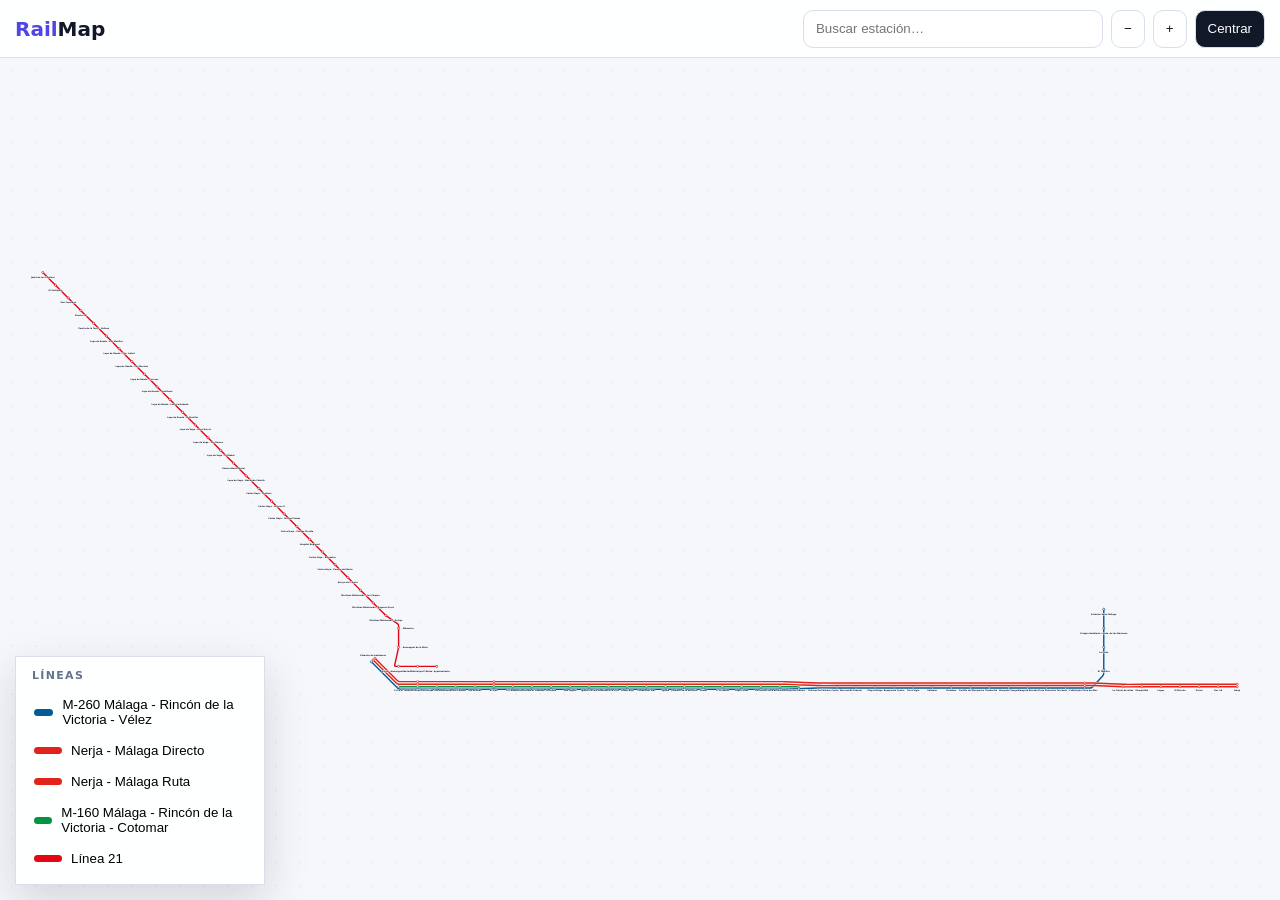
<file: viewer/index.html>
<!doctype html>
<html lang="es">

<head>
    <meta charset="utf-8">
    <meta name="viewport" content="width=device-width,initial-scale=1">
    <title>RailMap</title>
    <style>
        :root {
            --bg: #f6f7fb;
            --ink: #111827;
            --panel: #fffffff2;
            --border: #d9deea;
            --grid: #1e293b0b
        }

        * {
            box-sizing: border-box
        }

        html,
        body {
            height: 100%;
            margin: 0;
            overflow: hidden;
            font: 14px Inter, system-ui, sans-serif;
            color: var(--ink);
            background: var(--bg)
        }

        .app {
            height: 100%;
            display: grid;
            grid-template-rows: 58px 1fr
        }

        .bar {
            display: flex;
            align-items: center;
            gap: 8px;
            padding: 9px 15px;
            background: var(--panel);
            border-bottom: 1px solid var(--border);
            z-index: 2
        }

        .brand {
            font-size: 20px;
            font-weight: 850;
            margin-right: auto
        }

        .brand b {
            color: #4f46e5
        }

        .bar input,
        .bar button {
            height: 38px;
            border: 1px solid var(--border);
            border-radius: 10px;
            background: #fff;
            color: #111827;
            padding: 0 12px
        }

        .bar input {
            width: min(300px, 36vw)
        }

        .bar button {
            cursor: pointer
        }

        .bar .primary {
            background: #111827;
            color: #fff
        }

        .stage {
            position: relative;
            overflow: hidden;
            background-image: radial-gradient(circle, var(--grid) 1px, transparent 1px);
            background-size: 24px 24px
        }

        svg {
            width: 100%;
            height: 100%;
            display: block;
            touch-action: none;
            cursor: grab
        }

        .routeHalo,
        .routeLine {
            fill: none;
            stroke-linecap: round;
            stroke-linejoin: round
        }

        .routeHalo {
            stroke: var(--bg)
        }

        .stationLabel {
            font-size: 16px;
            font-weight: 760;
            fill: #111827;
            paint-order: stroke;
            stroke: var(--bg);
            stroke-width: 6px;
            stroke-linejoin: round
        }

        .stop {
            fill: var(--bg);
            stroke-width: 5
        }

        .oneway {
            fill: var(--bg)
        }

        .hit {
            fill: transparent
        }

        .route.dim,
        .station.dim {
            opacity: .12
        }

        .station.match .stationLabel {
            fill: #f59e0b
        }

        .legend {
            position: absolute;
            left: 15px;
            bottom: 15px;
            width: 250px;
            max-height: 40%;
            overflow: auto;
            padding: 10px;
            background: var(--panel);
            border: 1px solid var(--border);
            border-radius: var(--radius-large);
            box-shadow: 0 15px 42px #0f172426
        }

        .legend h2 {
            font-size: 11px;
            letter-spacing: .12em;
            text-transform: uppercase;
            color: #64748b;
            margin: 2px 6px 7px
        }

        .legend button {
            display: flex;
            align-items: center;
            gap: 9px;
            width: 100%;
            border: 0;
            border-radius: 9px;
            background: transparent;
            padding: 8px;
            cursor: pointer;
            text-align: left
        }

        .sw {
            width: 28px;
            height: 7px;
            border-radius: 8px
        }

        .status,
        .tip {
            position: absolute;
            z-index: 3;
            background: var(--panel);
            border: 1px solid var(--border);
            border-radius: 11px;
            padding: 10px 13px;
            box-shadow: 0 12px 36px #0f17242e
        }

        .status {
            top: 14px;
            left: 50%;
            transform: translateX(-50%)
        }

        .tip {
            pointer-events: none;
            max-width: 290px
        }

        .status[hidden],
        .tip[hidden] {
            display: none
        }
    </style>
</head>

<body>
    <main class="app">
        <header class="bar">
            <div class="brand"><b>Rail</b>Map</div><input id="search" placeholder="Buscar estación…"><button
                id="minus">−</button><button id="plus">+</button><button class="primary" id="fit">Centrar</button>
        </header>
        <section class="stage" id="stage"><svg id="map">
                <g id="view"></g>
            </svg>
            <div class="status" id="status">Cargando mapa…</div>
            <aside class="legend" id="legend">
                <h2>Líneas</h2>
            </aside>
            <div class="tip" id="tip" hidden></div>
        </section>
    </main>
    <script>
        (() => {
            'use strict';
            const NS = 'http://www.w3.org/2000/svg',
                $ = q => document.querySelector(q),
                svg = $('#map'),
                view = $('#view'),
                stage = $('#stage'),
                legend = $('#legend'),
                status = $('#status'),
                tip = $('#tip');
            let stations = new Map,
                lines = [],
                groups = new Map,
                cam = {
                    x: 0,
                    y: 0,
                    s: 1
                },
                bounds, drag;
            const V = {
                add: (a, b) => ({
                    x: a.x + b.x,
                    y: a.y + b.y
                }),
                sub: (a, b) => ({
                    x: a.x - b.x,
                    y: a.y - b.y
                }),
                mul: (a, k) => ({
                    x: a.x * k,
                    y: a.y * k
                }),
                len: a => Math.hypot(a.x, a.y),
                unit: a => {
                    let d = Math.hypot(a.x, a.y) || 1;
                    return {
                        x: a.x / d,
                        y: a.y / d
                    }
                },
                normal: a => ({
                    x: -a.y,
                    y: a.x
                })
            };
            const el = (n, a = {}, t = '') => {
                let e = document.createElementNS(NS, n);
                Object.entries(a).forEach(([k, v]) => e.setAttribute(k, v));
                if (t) e.textContent = t;
                return e
            },
                esc = s => String(s).replace(/[&<>"']/g, c => ({
                    '&': '&amp;',
                    '<': '&lt;',
                    '>': '&gt;',
                    '"': '&quot;',
                    "'": '&#39;'
                }[c])),
                key = (a, b) => [a, b].sort().join('|');
            async function getXml(f) {
                let r = await fetch(f, {
                    cache: 'no-store'
                });
                if (!r.ok) throw Error(`${f}: HTTP ${r.status}`);
                let x = new DOMParser().parseFromString(await r.text(), 'application/xml');
                if (x.querySelector('parsererror')) throw Error(`${f}: XML no válido`);
                return x
            }

            function parseStations(x) {
                return new Map([...x.querySelectorAll('station')].map(n => [n.getAttribute('id'), {
                    id: n.getAttribute('id'),
                    name: n.getAttribute('name') || n.getAttribute('id'),
                    x: +n.getAttribute('x'),
                    y: +n.getAttribute('y'),
                    label: n.getAttribute('label') || 'auto'
                }]))
            }

            function numberAttribute(element, name, fallback) {
    const raw = element.getAttribute(name);

    if (raw === null || raw.trim() === '') {
        return fallback;
    }

    const value = Number(raw);

    return Number.isFinite(value)
        ? value
        : fallback;
}

function parseLines(x) {
    return [...x.querySelectorAll('line')]
        .map((n, i) => ({
            id:
                n.getAttribute('id') ||
                `L${i}`,

            name:
                n.getAttribute('name') ||
                n.getAttribute('id') ||
                `Línea ${i + 1}`,

            color:
                n.getAttribute('color') ||
                '#64748b',

            width: numberAttribute(
                n,
                'width',
                10
            ),

            gap: numberAttribute(
                n,
                'gap',
                8
            ),

            radius: numberAttribute(
                n,
                'radius',
                16
            ),

            lead: numberAttribute(
                n,
                'lead',
                32
            ),

            stops: [...n.querySelectorAll('stop')]
                .map(s => {
                    let serve = (
                        s.getAttribute('serve') ||
                        'both'
                    ).toLowerCase();

                    if (
                        (
                            s.getAttribute('calls') ||
                            ''
                        ).toLowerCase() === 'false'
                    ) {
                        serve = 'none';
                    }

                    return {
    station: s.getAttribute('station'),
    serve,

    /*
     * Desplazamiento físico opcional del nodo.
     */
    port: (
        s.getAttribute('port') ||
        'auto'
    ).toLowerCase(),

    portDistance:
        numberAttribute(
            s,
            'port-distance',
            30
        ),

    portLead:
        numberAttribute(
            s,
            'port-lead',
            38
        ),

    /*
     * Dirección del tramo inmediatamente anterior
     * al nodo.
     */
    entryPort: (
        s.getAttribute('entry-port') ||
        'auto'
    ).toLowerCase(),

    entryLead:
        numberAttribute(
            s,
            'entry-lead',
            38
        ),

    /*
     * Dirección mantenida después del nodo.
     */
    exitPort: (
        s.getAttribute('exit-port') ||
        'auto'
    ).toLowerCase(),

    exitLead:
        numberAttribute(
            s,
            'exit-lead',
            38
        )
};

                })
        }))
        .filter(line => line.stops.length > 1);
}

            function prepare() {
                groups.clear();
                for (const l of lines)
                    for (let i = 0; i < l.stops.length - 1; i++) {
                        let k = key(l.stops[i].station, l.stops[i + 1].station);
                        if (!groups.has(k)) groups.set(k, []);
                        groups.get(k).push(l.id)
                    }
                for (const a of groups.values()) a.sort()
            }

            function lineIndexOnEdge(line, aId, bId) {
                const ids = groups.get(key(aId, bId)) || [line.id];
                const maxWidth = Math.max(...ids.map(id => lines.find(l => l.id === id).width));
                const pitch = maxWidth + Math.max(line.gap, 8);
                return {
                    ids,
                    pitch,
                    index: ids.indexOf(line.id)
                };
            }

            function directedLane(line, aId, bId) {
    const A = stations.get(aId);
    const B = stations.get(bId);

    const u = V.unit(
        V.sub(B, A)
    );

    const n = V.normal(u);

    const info = lineIndexOnEdge(
        line,
        aId,
        bId
    );

    let d;

    /*
     * Caso normal: varias líneas comparten este tramo.
     */
    if (info.ids.length > 1) {
        d =
            (
                info.index -
                (info.ids.length - 1) / 2
            ) * info.pitch;
    } else {
        /*
         * La línea continúa sola.
         *
         * Intentamos conservar el desplazamiento lateral
         * del corredor inmediatamente anterior.
         */
        const stopIndex = line.stops.findIndex(
            stop => stop.station === aId
        );

        if (stopIndex > 0) {
            const previousId =
                line.stops[stopIndex - 1].station;

            const previousInfo =
                lineIndexOnEdge(
                    line,
                    previousId,
                    aId
                );

            if (previousInfo.ids.length > 1) {
                d =
                    (
                        previousInfo.index -
                        (previousInfo.ids.length - 1) / 2
                    ) * previousInfo.pitch;
            }
        }

        /*
         * Si tampoco existe un corredor compartido
         * anteriormente, la línea queda centrada.
         */
        if (d === undefined) {
            d = 0;
        }
    }

    return {
        u,
        n,
        d,
        off: V.mul(n, d)
    };
}

            function intersection(p, u, q, v) {
                const cross = u.x * v.y - u.y * v.x;
                if (Math.abs(cross) < 0.0001) return null;
                const qp = V.sub(q, p);
                const t = (qp.x * v.y - qp.y * v.x) / cross;
                return V.add(p, V.mul(u, t));
            }

            function routePoints(line) {
    return line.stops.map(
        (_, index) => nodePoint(
            line,
            index
        )
    );
}


            function edgeDirectionFromStation(stationId, otherId) {
                const station = stations.get(stationId);
                const other = stations.get(otherId);

                return V.unit(
                    V.sub(other, station)
                );
            }

            function edgeAxis(stationId, otherId) {
                const direction = edgeDirectionFromStation(
                    stationId,
                    otherId
                );

                let angle = Math.atan2(
                    direction.y,
                    direction.x
                );

                /*
                 * Un eje no tiene sentido.
                 *
                 * 0° y 180° son el mismo corredor.
                 * 45° y 225° también.
                 */
                angle %= Math.PI;

                if (angle < 0) {
                    angle += Math.PI;
                }

                /*
                 * Agrupamos por intervalos de 15°.
                 */
                return Math.round(
                    angle / (Math.PI / 12)
                );
            }

            function stationEdgeAxes(stationId) {
                const axes = new Map();

                for (const line of lines) {
                    const index = line.stops.findIndex(
                        stop => stop.station === stationId
                    );

                    if (index < 0) {
                        continue;
                    }

                    if (index > 0) {
                        const otherId =
                            line.stops[index - 1].station;

                        const axis = edgeAxis(
                            stationId,
                            otherId
                        );

                        if (!axes.has(axis)) {
                            axes.set(axis, new Set());
                        }

                        axes.get(axis).add(line.id);
                    }

                    if (index < line.stops.length - 1) {
                        const otherId =
                            line.stops[index + 1].station;

                        const axis = edgeAxis(
                            stationId,
                            otherId
                        );

                        if (!axes.has(axis)) {
                            axes.set(axis, new Set());
                        }

                        axes.get(axis).add(line.id);
                    }
                }

                return axes;
            }

            function terminalStationPoint(line, index) {
                const stop = line.stops[index];
                const station = stations.get(stop.station);

                const isFirst = index === 0;
                const isLast =
                    index === line.stops.length - 1;

                if (!isFirst && !isLast) {
                    return null;
                }

                const otherId = isFirst
                    ? line.stops[1].station
                    : line.stops[index - 1].station;

                const axes = stationEdgeAxes(
                    station.id
                );

                /*
                 * Si sólo existe un corredor en la estación,
                 * no hacemos absolutamente nada.
                 */
                if (axes.size <= 1) {
                    return null;
                }

                const thisAxis = edgeAxis(
                    station.id,
                    otherId
                );

                const members =
                    axes.get(thisAxis) || new Set();

                /*
                 * Si este corredor lo comparten varias líneas,
                 * dejamos que directedLane/nodePoint haga
                 * el trabajo normal.
                 */
                if (members.size > 1) {
                    return null;
                }

                /*
                 * Tenemos una línea terminal procedente de
                 * un corredor independiente.
                 *
                 * La alejamos ligeramente del centro del
                 * intercambiador siguiendo SU PROPIO corredor.
                 */
                const direction =
                    edgeDirectionFromStation(
                        station.id,
                        otherId
                    );

                const distance = 18;

                return V.add(
                    station,
                    V.mul(direction, distance)
                );
            }

            function portDirection(port) {
                const directions = {
                    north: { x: 0, y: -1 },
                    northeast: {
                        x: Math.SQRT1_2,
                        y: -Math.SQRT1_2
                    },
                    east: { x: 1, y: 0 },
                    southeast: {
                        x: Math.SQRT1_2,
                        y: Math.SQRT1_2
                    },
                    south: { x: 0, y: 1 },
                    southwest: {
                        x: -Math.SQRT1_2,
                        y: Math.SQRT1_2
                    },
                    west: { x: -1, y: 0 },
                    northwest: {
                        x: -Math.SQRT1_2,
                        y: -Math.SQRT1_2
                    }
                };

                return directions[port] || null;
            }

            function explicitPortPoint(line, index) {
                const stop = line.stops[index];
                const direction = portDirection(stop.port);

                if (!direction) {
                    return null;
                }

                const station = stations.get(stop.station);

                return V.add(
                    station,
                    V.mul(direction, stop.portDistance)
                );
            }

            function explicitPortPoint(line, index) {
    const stop = line.stops[index];
    const direction = portDirection(stop.port);

    if (!direction) {
        return null;
    }

    const station = stations.get(stop.station);

    return V.add(
        station,
        V.mul(
            direction,
            stop.portDistance
        )
    );
}

function entryLeadPoint(line, index) {
    const stop = line.stops[index];
    const direction = portDirection(
        stop.entryPort
    );

    if (!direction) {
        return null;
    }

    /*
     * El punto se calcula desde el nodo efectivo.
     * Si el nodo usa port="north", se respeta ese
     * desplazamiento.
     */
    const node = nodePoint(line, index);

    return V.add(
        node,
        V.mul(
            direction,
            stop.entryLead
        )
    );
}

function exitLeadPoint(line, index) {
    const stop = line.stops[index];

    if (stop.exitPort === 'auto') {
        return null;
    }

    const direction = portDirection(stop.exitPort);

    if (!direction) {
        return null;
    }

    /*
     * nodePoint() ya contiene el desplazamiento del carril.
     * Por tanto, exitLead prolonga la línea desde ese mismo
     * carril sin recentrarla.
     */
    const node = nodePoint(line, index);

    return V.add(
        node,
        V.mul(
            direction,
            stop.exitLead
        )
    );
}

            function nodePoint(line, i) {
                const stop = line.stops[i];
                const S = stations.get(stop.station);

                const portPoint = explicitPortPoint(line, i);

                if (portPoint) {
                    return portPoint;
                }

                /*
 * Si se ha especificado manualmente una salida,
 * el nodo conserva exactamente el carril de entrada.
 *
 * El cambio de dirección ocurrirá DESPUÉS,
 * mediante exitLeadPoint().
 */
if (
    i > 0 &&
    stop.exitPort !== 'auto'
) {
    const prev =
        line.stops[i - 1].station;

    const incoming =
        directedLane(
            line,
            prev,
            S.id
        );

    return V.add(
        S,
        incoming.off
    );
}

                if (i === 0) {
                    const next = line.stops[1].station;

                    return V.add(
                        S,
                        directedLane(
                            line,
                            S.id,
                            next
                        ).off
                    );
                }

                if (i === line.stops.length - 1) {
                    const prev = line.stops[i - 1].station;

                    return V.add(
                        S,
                        directedLane(
                            line,
                            prev,
                            S.id
                        ).off
                    );
                }

                const prev = line.stops[i - 1].station;
                const next = line.stops[i + 1].station;

                const incoming = directedLane(
                    line,
                    prev,
                    S.id
                );

                const outgoing = directedLane(
                    line,
                    S.id,
                    next
                );

                const p = V.add(S, incoming.off);
                const q = V.add(S, outgoing.off);

                const hit = intersection(
                    p,
                    incoming.u,
                    q,
                    outgoing.u
                );

                if (
                    !hit ||
                    V.len(V.sub(hit, S)) > 80
                ) {
                    return V.mul(
                        V.add(p, q),
                        0.5
                    );
                }

                return hit;
            }

            function edgeCount(aId, bId) {
                return (groups.get(key(aId, bId)) || []).length;
            }

            function expandedRoutePoints(line) {
    const result = [];

    for (
        let index = 0;
        index < line.stops.length;
        index++
    ) {
        const stop = line.stops[index];

        const stationPoint = nodePoint(
            line,
            index
        );

        const entryLead = entryLeadPoint(
            line,
            index
        );

        const exitLead = exitLeadPoint(
            line,
            index
        );

        const isFirst = index === 0;

        const isLast =
            index === line.stops.length - 1;

        /*
         * ORDEN DEL TRAZADO:
         *
         * tramo anterior
         *      ↓
         * entryLead
         *      ↓
         * nodo de estación
         *      ↓
         * exitLead
         *      ↓
         * tramo siguiente
         */

        if (!isFirst && entryLead) {
            result.push(entryLead);
        }

        result.push(stationPoint);

        if (!isLast && exitLead) {
            result.push(exitLead);
        }

        /*
         * Si existe una dirección explícita de entrada
         * o salida, no insertamos además la prolongación
         * automática. Hacer ambas cosas produciría el
         * ángulo raro que aparecía en Muelle Heredia.
         */
        const hasExplicitEntry =
            stop.entryPort !== 'auto';

        const hasExplicitExit =
            stop.exitPort !== 'auto';

        if (
            isFirst ||
            isLast ||
            hasExplicitEntry ||
            hasExplicitExit
        ) {
            continue;
        }

        /*
         * Comportamiento automático existente para las
         * estaciones sin configuración manual.
         */
        const previousId =
            line.stops[index - 1].station;

        const stationId =
            stop.station;

        const nextId =
            line.stops[index + 1].station;

        const previousPoint = nodePoint(
            line,
            index - 1
        );

        const nextPoint = nodePoint(
            line,
            index + 1
        );

        const incomingCount = edgeCount(
            previousId,
            stationId
        );

        const outgoingCount = edgeCount(
            stationId,
            nextId
        );

        const incomingDirection = V.unit(
            V.sub(
                stationPoint,
                previousPoint
            )
        );

        const outgoingDirection = V.unit(
            V.sub(
                nextPoint,
                stationPoint
            )
        );

        const incomingLength = V.len(
            V.sub(
                stationPoint,
                previousPoint
            )
        );

        const outgoingLength = V.len(
            V.sub(
                nextPoint,
                stationPoint
            )
        );

        const straight = Math.min(
            line.lead,
            incomingLength * 0.22,
            outgoingLength * 0.22
        );

        const continuationDirection =
            incomingCount >= outgoingCount
                ? incomingDirection
                : outgoingDirection;

        const continuation = V.add(
            stationPoint,
            V.mul(
                continuationDirection,
                straight
            )
        );

        if (
            V.len(
                V.sub(
                    continuation,
                    stationPoint
                )
            ) > 0.5
        ) {
            result.push(continuation);
        }
    }

    /*
     * Eliminamos puntos consecutivos prácticamente
     * iguales antes de entregar la geometría a
     * roundedPolyline().
     */
    return result.filter(
        (point, index, points) => {
            if (index === 0) {
                return true;
            }

            return V.len(
                V.sub(
                    point,
                    points[index - 1]
                )
            ) > 0.5;
        }
    );
}

            function roundedPolyline(points, radius) {
                const pts = points.filter((p, i, a) => !i || V.len(V.sub(p, a[i - 1])) > 0.5);
                if (pts.length < 2) return '';
                let d = `M${pts[0].x} ${pts[0].y}`;
                for (let i = 1; i < pts.length - 1; i++) {
                    const a = pts[i - 1],
                        b = pts[i],
                        c = pts[i + 1];
                    const ab = V.len(V.sub(a, b)),
                        bc = V.len(V.sub(c, b));
                    if (ab < 1 || bc < 1) {
                        d += ` L${b.x} ${b.y}`;
                        continue;
                    }
                    const u1 = V.unit(V.sub(a, b)),
                        u2 = V.unit(V.sub(c, b));
                    const cross = Math.abs(u1.x * u2.y - u1.y * u2.x);
                    if (cross < 0.02) {
                        d += ` L${b.x} ${b.y}`;
                        continue;
                    }
                    const r = Math.min(radius, ab * 0.35, bc * 0.35);
                    const p1 = V.add(b, V.mul(u1, r)),
                        p2 = V.add(b, V.mul(u2, r));
                    d += ` L${p1.x} ${p1.y} Q${b.x} ${b.y} ${p2.x} ${p2.y}`;
                }
                const last = pts.at(-1);
                return d + ` L${last.x} ${last.y}`;
            }

            function linePath(line) {
                /* El nodo de estación nunca es un vértice de giro. Primero se prolonga
                   el tramo entrante y sólo después se redondea el cambio de dirección. */
                return roundedPolyline(expandedRoutePoints(line), line.radius);
            }

            function tangent(line, i) {
                const points = routePoints(line),
                    p = points[i];
                if (i > 0) return V.unit(V.sub(p, points[i - 1]));
                return V.unit(V.sub(points[1], p));
            }

            function arrow(g, p, v, color, side) {
                let u = V.mul(v, side),
                    n = V.normal(u),
                    tip = V.add(p, V.mul(u, 14)),
                    back = V.add(p, V.mul(u, -10)),
                    a = V.add(back, V.mul(n, 9)),
                    b = V.add(back, V.mul(n, -9));
                g.append(el('polygon', {
                    points: `${tip.x},${tip.y} ${a.x},${a.y} ${p.x},${p.y} ${b.x},${b.y}`,
                    fill: color,
                    'class': 'oneway'
                }))
            }

            function stopDisplayPoint(line, index) {
                return nodePoint(line, index);
            }

            function stopGlyph(g, line, i) {
                const st = line.stops[i];

                if (st.serve === 'none') {
                    return;
                }

                const p = stopDisplayPoint(line, i);
                const v = tangent(line, i);

                if (st.serve === 'forward') {
                    arrow(g, p, v, line.color, 1);
                }

                if (st.serve === 'reverse') {
                    arrow(g, p, v, line.color, -1);
                }

                g.append(el('circle', {
                    cx: p.x,
                    cy: p.y,
                    r: 8.5,
                    stroke: line.color,
                    'class': 'stop'
                }));
            }

            function render() {
                view.replaceChildren();
                prepare();
                let paths = el('g'),
                    marks = el('g'),
                    labels = el('g');
                view.append(paths, marks, labels);
                for (const l of lines) {
                    let g = el('g', {
                        'class': 'route',
                        'data-id': l.id
                    }),
                        d = linePath(l);
                    g.append(el('path', {
                        d,
                        'stroke-width': l.width + 5,
                        'class': 'routeHalo'
                    }), el('path', {
                        d,
                        stroke: l.color,
                        'stroke-width': l.width,
                        'class': 'routeLine'
                    }));
                    paths.append(g);
                    let mg = el('g', {
                        'class': 'route',
                        'data-id': l.id
                    });
                    l.stops.forEach((_, i) => stopGlyph(mg, l, i));
                    marks.append(mg)
                }
                for (const s of stations.values()) {
                    let g = el('g', {
                        'class': 'station',
                        'data-name': s.name.toLowerCase()
                    }),
                        side = s.label === 'auto' ? 'top' : s.label,
                        pos = {
                            top: [s.x, s.y - 32, 'middle'],
                            bottom: [s.x, s.y + 43, 'middle'],
                            left: [s.x - 32, s.y + 5, 'end'],
                            right: [s.x + 32, s.y + 5, 'start']
                        }[side];
                    g.append(el('text', {
                        x: pos[0],
                        y: pos[1],
                        'text-anchor': pos[2],
                        'class': 'stationLabel'
                    }, s.name));
                    let h = el('circle', {
                        cx: s.x,
                        cy: s.y,
                        r: 30,
                        'class': 'hit'
                    });
                    h.onpointermove = e => showTip(e, s);
                    h.onpointerleave = () => tip.hidden = true;
                    g.append(h);
                    labels.append(g)
                }
                makeLegend()
            }

            function showTip(e, s) {
                let u = lines.flatMap(l => l.stops.filter(x => x.station === s.id).map(x => ({
                    ...x,
                    line: l
                }))),
                    n = t => u.filter(x => x.serve === t).map(x => x.line.name);
                tip.innerHTML = `<b>${esc(s.name)}</b>${n('both').length ? `<br><small>Paran: ${esc(n('both').join(', '))}</small>` : ''}${n('forward').length ? `<br><small>Solo ida: ${esc(n('forward').join(', '))}</small>` : ''}${n('reverse').length ? `<br><small>Solo vuelta: ${esc(n('reverse').join(', '))}</small>` : ''}${n('none').length ? `<br><small>Pasan sin parar: ${esc(n('none').join(', '))}</small>` : ''}`;
                let r = stage.getBoundingClientRect();
                tip.style.left = Math.min(e.clientX - r.left + 12, r.width - 300) + 'px';
                tip.style.top = Math.min(e.clientY - r.top + 12, r.height - 130) + 'px';
                tip.hidden = false
            }

            function makeLegend() {
                legend.querySelectorAll('button').forEach(x => x.remove());
                for (const l of lines) {
                    let b = document.createElement('button');
                    b.innerHTML = `<i class="sw" style="background:${esc(l.color)}"></i>${esc(l.name)}`;
                    b.onclick = () => {
                        let rs = [...document.querySelectorAll('.route')],
                            clear = rs.some(x => x.classList.contains('dim')) && !rs.find(x => x.dataset.id === l.id).classList.contains('dim');
                        rs.forEach(x => x.classList.toggle('dim', clear ? false : x.dataset.id !== l.id))
                    };
                    legend.append(b)
                }
            }

            function calcBounds() {
                let a = [...stations.values()],
                    xs = a.map(x => x.x),
                    ys = a.map(x => x.y);
                bounds = {
                    x1: Math.min(...xs) - 160,
                    x2: Math.max(...xs) + 160,
                    y1: Math.min(...ys) - 120,
                    y2: Math.max(...ys) + 120
                }
            }

            function tx() {
                view.setAttribute('transform', `translate(${cam.x} ${cam.y}) scale(${cam.s})`)
            }

            function fit() {
                let w = stage.clientWidth,
                    h = stage.clientHeight,
                    bw = bounds.x2 - bounds.x1,
                    bh = bounds.y2 - bounds.y1;
                cam.s = Math.min((w - 45) / bw, (h - 45) / bh);
                cam.x = (w - bw * cam.s) / 2 - bounds.x1 * cam.s;
                cam.y = (h - bh * cam.s) / 2 - bounds.y1 * cam.s;
                tx()
            }

            function zoom(k, x = stage.clientWidth / 2, y = stage.clientHeight / 2) {
                let ns = Math.max(.2, Math.min(5, cam.s * k)),
                    wx = (x - cam.x) / cam.s,
                    wy = (y - cam.y) / cam.s;
                cam.x = x - wx * ns;
                cam.y = y - wy * ns;
                cam.s = ns;
                tx()
            }
            svg.addEventListener('wheel', e => {
                e.preventDefault();
                let r = svg.getBoundingClientRect();
                zoom(e.deltaY < 0 ? 1.12 : .89, e.clientX - r.left, e.clientY - r.top)
            }, {
                passive: false
            });
            svg.onpointerdown = e => {
                drag = {
                    x: e.clientX,
                    y: e.clientY,
                    cx: cam.x,
                    cy: cam.y
                };
                svg.setPointerCapture(e.pointerId);
                svg.classList.add('dragging')
            };
            svg.onpointermove = e => {
                if (drag) {
                    cam.x = drag.cx + e.clientX - drag.x;
                    cam.y = drag.cy + e.clientY - drag.y;
                    tx()
                }
            };
            svg.onpointerup = () => {
                drag = null;
                svg.classList.remove('dragging')
            };
            $('#plus').onclick = () => zoom(1.25);
            $('#minus').onclick = () => zoom(.8);
            $('#fit').onclick = fit;
            $('#search').oninput = e => {
                let q = e.target.value.trim().toLowerCase();
                document.querySelectorAll('.station').forEach(x => x.classList.toggle('match', q && x.dataset.name.includes(q)))
            };
            window.onresize = fit;
            (async () => {
                try {
                    let [a, b] = await Promise.all([getXml('stations.xml'), getXml('lines.xml')]);
                    stations = parseStations(a);
                    lines = parseLines(b);
                    let bad = lines.flatMap(l => l.stops).filter(x => !stations.has(x.station));
                    if (bad.length) throw Error('Hay estaciones no definidas');
                    calcBounds();
                    render();
                    requestAnimationFrame(fit);
                    status.hidden = true
                } catch (e) {
                    status.innerHTML = `<b>No se pudo cargar</b><br>${esc(e.message)}`;
                    console.error(e)
                }
            })()
        })();
    </script>
</body>

</html>
</file>
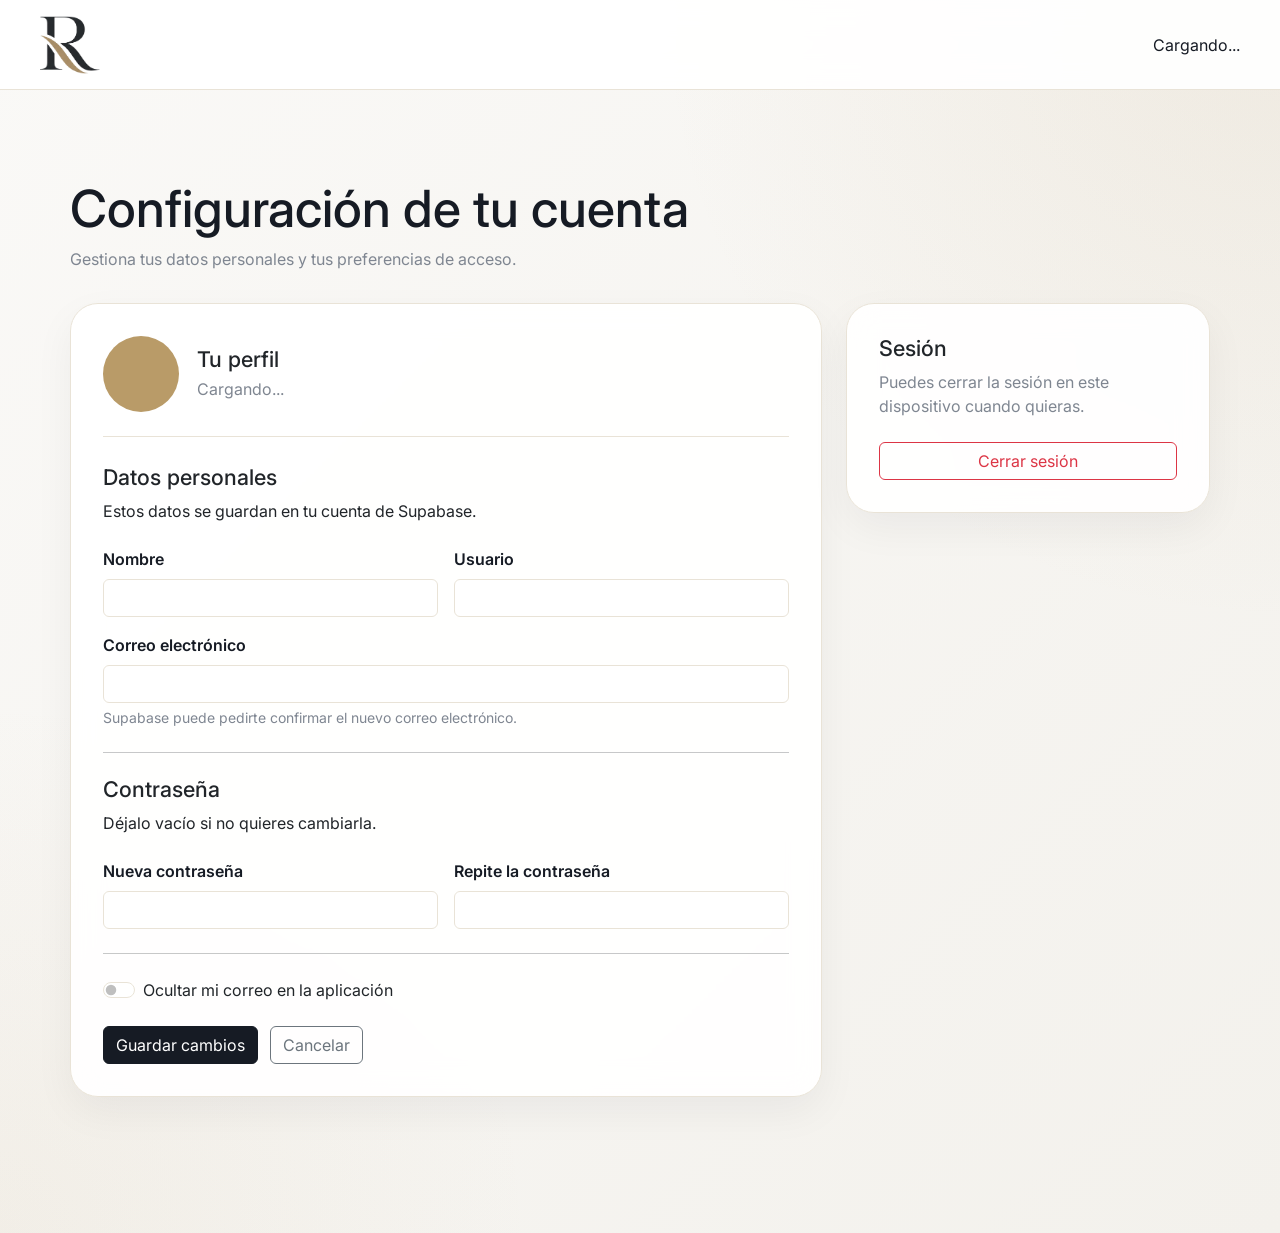
<file: rocha/account/index.html>
<!DOCTYPE html>
<html lang="es">

<head>
    <meta charset="UTF-8">
    <meta name="viewport" content="width=device-width, initial-scale=1.0">

    <title>Mi cuenta | Rocha Apps</title>

    <link
        href="https://cdn.jsdelivr.net/npm/bootstrap@5.3.7/dist/css/bootstrap.min.css"
        rel="stylesheet"
    >

    <link rel="preconnect" href="https://fonts.googleapis.com">
    <link rel="preconnect" href="https://fonts.gstatic.com" crossorigin>
    <link
        href="https://fonts.googleapis.com/css2?family=Cormorant+Garamond:wght@500;600;700&family=Inter:wght@300;400;500;600&display=swap"
        rel="stylesheet"
    >

    <link href="../css.css" rel="stylesheet">

    <script type="module" src="../login.js"></script>
    <script type="module" src="../access_token.js"></script>

    <style>
        .account-main {
            padding: 48px 0 72px;
        }

        .account-header {
            margin-bottom: 32px;
        }

        .account-header h1 {
            margin-bottom: 8px;
            color: var(--rocha-black);
            font-size: clamp(2.2rem, 5vw, 3.2rem);
        }

        .account-header p {
            margin: 0;
            color: var(--rocha-muted);
        }

        .account-card {
            padding: 32px;
        }

        .account-card h2 {
            margin-bottom: 8px;
            font-size: 1.35rem;
        }

        .account-card > p {
            color: var(--rocha-muted);
        }

        .account-avatar {
            display: grid;
            width: 76px;
            height: 76px;
            place-items: center;
            flex: 0 0 76px;
            overflow: hidden;
            color: #fff;
            background: var(--rocha-gold);
            border-radius: 50%;
            font-size: 1.8rem;
            font-weight: 700;
        }

        .account-avatar img {
            width: 100%;
            height: 100%;
            object-fit: cover;
        }

        .account-summary {
            display: flex;
            align-items: center;
            gap: 18px;
            margin-bottom: 28px;
            padding-bottom: 24px;
            border-bottom: 1px solid var(--rocha-border);
        }

        .account-summary h2 {
            margin-bottom: 4px;
        }

        .account-summary p {
            margin: 0;
            color: var(--rocha-muted);
            word-break: break-word;
        }

        .form-label {
            color: var(--rocha-text);
            font-weight: 600;
        }

        .form-control,
        .form-check-input {
            border-color: var(--rocha-border);
        }

        .form-control:focus {
            border-color: var(--rocha-gold);
            box-shadow: 0 0 0 .25rem rgba(185, 155, 104, .2);
        }

        .form-text {
            color: var(--rocha-muted);
        }

        .account-actions {
            display: flex;
            flex-wrap: wrap;
            align-items: center;
            gap: 12px;
        }

        .btn-rocha {
            color: #fff;
            background: var(--rocha-black);
            border-color: var(--rocha-black);
        }

        .btn-rocha:hover,
        .btn-rocha:focus {
            color: #fff;
            background: #2b3342;
            border-color: #2b3342;
        }

        .account-status {
            min-height: 24px;
            margin: 0;
        }

        .account-status.success {
            color: var(--positive);
        }

        .account-status.error {
            color: var(--negative);
        }

        .readonly-notice {
            display: none;
        }

        @media (max-width: 576px) {
            .account-main {
                padding-top: 32px;
            }

            .account-card {
                padding: 24px;
            }

            .account-summary {
                align-items: flex-start;
            }
        }
    </style>
</head>

<body>

    <header>
        <a class="logo" href="../home/" aria-label="Volver al inicio">
            <img src="../images/logo.png" alt="Rocha Apps">
        </a>

        <div class="user" id="userInfo">
            Cargando...
        </div>
    </header>

    <main class="account-main">
        <div class="container">
            <div class="account-header">
                <h1>Configuración de tu cuenta</h1>
                <p>Gestiona tus datos personales y tus preferencias de acceso.</p>
            </div>

            <div class="row g-4">
                <div class="col-12 col-lg-8">
                    <section class="card account-card">
                        <div class="account-summary">
                            <div class="account-avatar" id="accountAvatar" aria-hidden="true"></div>
                            <div>
                                <h2 id="accountName">Tu perfil</h2>
                                <p id="accountEmail">Cargando...</p>
                            </div>
                        </div>

                        <div
                            id="readonlyNotice"
                            class="alert alert-info readonly-notice"
                            role="status"
                        >
                            Has accedido mediante un enlace privado. Esta vista es de solo lectura.
                        </div>

                        <form id="accountForm" novalidate>
                            <h2>Datos personales</h2>
                            <p class="mb-4">Estos datos se guardan en tu cuenta de Supabase.</p>

                            <div class="row g-3">
                                <div class="col-12 col-md-6">
                                    <label class="form-label" for="fullName">Nombre</label>
                                    <input
                                        id="fullName"
                                        class="form-control"
                                        type="text"
                                        maxlength="120"
                                        autocomplete="name"
                                        required
                                    >
                                </div>

                                <div class="col-12 col-md-6">
                                    <label class="form-label" for="username">Usuario</label>
                                    <input
                                        id="username"
                                        class="form-control"
                                        type="text"
                                        maxlength="60"
                                        autocomplete="username"
                                    >
                                </div>

                                <div class="col-12">
                                    <label class="form-label" for="email">Correo electrónico</label>
                                    <input
                                        id="email"
                                        class="form-control"
                                        type="email"
                                        autocomplete="email"
                                        required
                                    >
                                    <div class="form-text">
                                        Supabase puede pedirte confirmar el nuevo correo electrónico.
                                    </div>
                                </div>
                            </div>

                            <hr class="my-4">

                            <h2>Contraseña</h2>
                            <p class="mb-4">Déjalo vacío si no quieres cambiarla.</p>

                            <div class="row g-3">
                                <div class="col-12 col-md-6">
                                    <label class="form-label" for="password">Nueva contraseña</label>
                                    <input
                                        id="password"
                                        class="form-control"
                                        type="password"
                                        minlength="6"
                                        autocomplete="new-password"
                                    >
                                </div>

                                <div class="col-12 col-md-6">
                                    <label class="form-label" for="passwordConfirmation">
                                        Repite la contraseña
                                    </label>
                                    <input
                                        id="passwordConfirmation"
                                        class="form-control"
                                        type="password"
                                        minlength="6"
                                        autocomplete="new-password"
                                    >
                                </div>
                            </div>

                            <hr class="my-4">

                            <div class="form-check form-switch mb-4">
                                <input
                                    id="hiddenEmail"
                                    class="form-check-input"
                                    type="checkbox"
                                >
                                <label class="form-check-label" for="hiddenEmail">
                                    Ocultar mi correo en la aplicación
                                </label>
                            </div>

                            <div class="account-actions">
                                <button id="saveButton" class="btn btn-rocha" type="submit">
                                    Guardar cambios
                                </button>
                                <a class="btn btn-outline-secondary" href="../home/">
                                    Cancelar
                                </a>
                                <p id="accountStatus" class="account-status" role="status" aria-live="polite"></p>
                            </div>
                        </form>
                    </section>
                </div>

                <div class="col-12 col-lg-4">
                    <aside class="card account-card">
                        <h2>Sesión</h2>
                        <p class="mb-4">Puedes cerrar la sesión en este dispositivo cuando quieras.</p>
                        <button id="logoutButton" class="btn btn-outline-danger w-100" type="button">
                            Cerrar sesión
                        </button>
                    </aside>
                </div>
            </div>
        </div>
    </main>

    <script type="module">
        import { supabase, user, session } from "../login.js";

        const form = document.getElementById("accountForm");
        const saveButton = document.getElementById("saveButton");
        const status = document.getElementById("accountStatus");
        const readonlyNotice = document.getElementById("readonlyNotice");
        const avatar = document.getElementById("accountAvatar");
        const accountName = document.getElementById("accountName");
        const accountEmail = document.getElementById("accountEmail");
        const fullName = document.getElementById("fullName");
        const username = document.getElementById("username");
        const email = document.getElementById("email");
        const password = document.getElementById("password");
        const passwordConfirmation = document.getElementById("passwordConfirmation");
        const hiddenEmail = document.getElementById("hiddenEmail");

        const metadata = user?.user_metadata || {};
        const name = metadata.full_name || metadata.user_name || user?.email?.split("@")[0] || "Usuario";
        const userEmail = user?.email || "";

        accountName.textContent = name;
        accountEmail.textContent = userEmail || "Acceso mediante enlace privado";
        fullName.value = metadata.full_name || "";
        username.value = metadata.user_name || metadata.preferred_username || "";
        email.value = userEmail;
        hiddenEmail.checked = metadata.hidden_email === true;

        if (metadata.avatar_url) {
            const image = document.createElement("img");
            image.src = metadata.avatar_url;
            image.alt = "";
            avatar.appendChild(image);
        } else {
            avatar.textContent = name.charAt(0).toUpperCase();
        }

        if (!session) {
            readonlyNotice.style.display = "block";
            form.querySelectorAll("input, button").forEach((element) => {
                element.disabled = true;
            });
        }

        function setStatus(message, type = "") {
            status.textContent = message;
            status.className = `account-status ${type}`;
        }

        form.addEventListener("submit", async (event) => {
            event.preventDefault();
            setStatus("");

            if (!session) {
                setStatus("No puedes modificar la cuenta mediante un enlace privado.", "error");
                return;
            }

            if (!form.checkValidity()) {
                form.classList.add("was-validated");
                setStatus("Revisa los campos marcados.", "error");
                return;
            }

            if (password.value && password.value !== passwordConfirmation.value) {
                setStatus("Las contraseñas no coinciden.", "error");
                passwordConfirmation.focus();
                return;
            }

            saveButton.disabled = true;
            saveButton.textContent = "Guardando...";

            const update = {
                email: email.value.trim(),
                data: {
                    full_name: fullName.value.trim(),
                    user_name: username.value.trim(),
                    hidden_email: hiddenEmail.checked
                }
            };

            if (password.value) {
                update.password = password.value;
            }

            const { data: updatedUser, error } = await supabase.auth.updateUser(update);

            saveButton.disabled = false;
            saveButton.textContent = "Guardar cambios";

            if (error) {
                setStatus(`No se pudieron guardar los cambios: ${error.message}`, "error");
                return;
            }

            password.value = "";
            passwordConfirmation.value = "";
            accountName.textContent = fullName.value.trim() || username.value.trim() || "Usuario";
            accountEmail.textContent = updatedUser.user.email || email.value.trim();
            setStatus("Cambios guardados correctamente.", "success");
        });

        document.getElementById("logoutButton").addEventListener("click", async () => {
            const { error } = await supabase.auth.signOut();

            if (error) {
                setStatus(`No se pudo cerrar la sesión: ${error.message}`, "error");
                return;
            }

            window.location.replace("../");
        });
    </script>

</body>

</html>
</file>
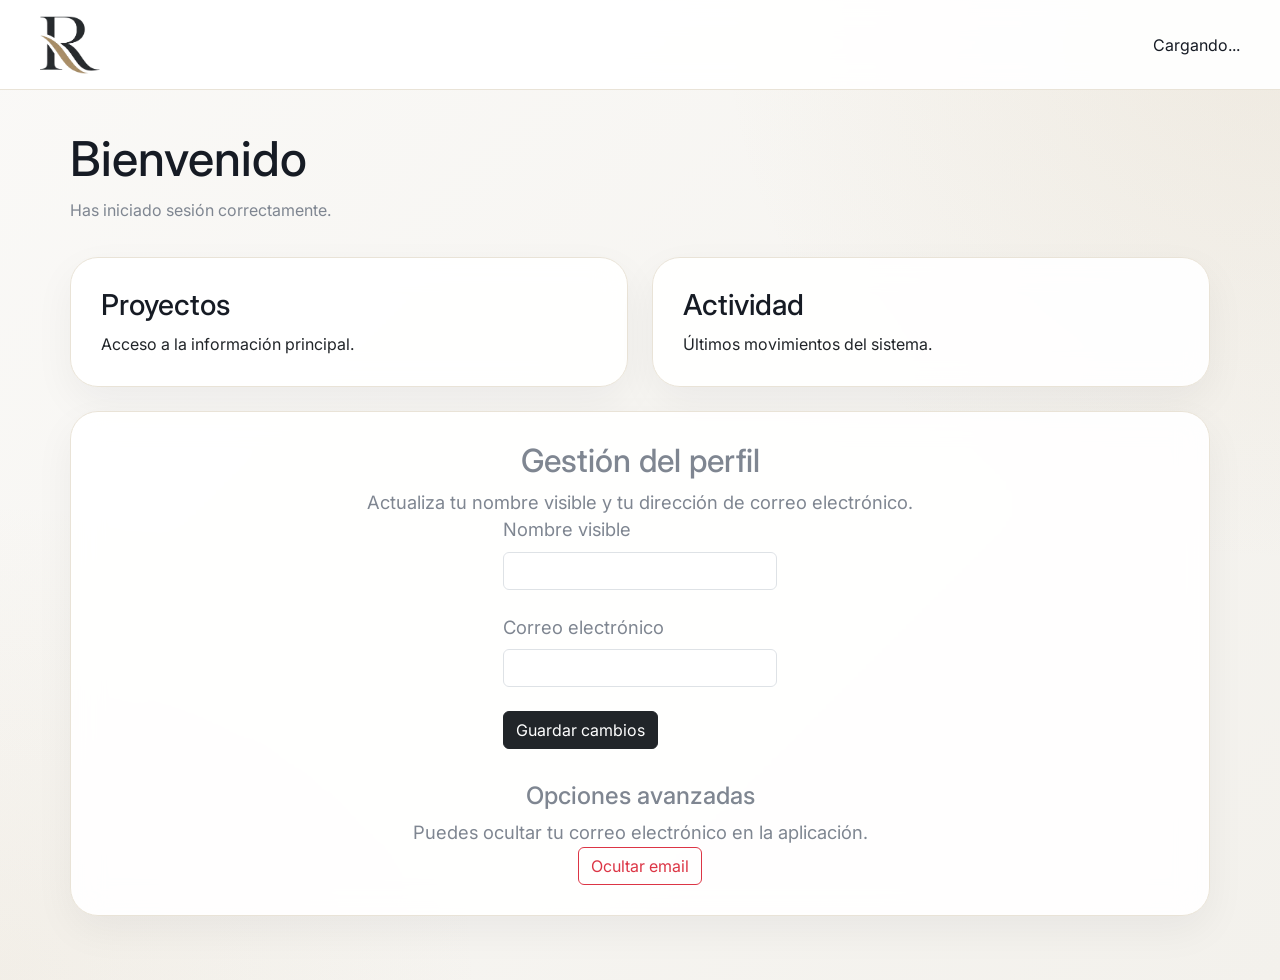
<file: rocha/admin/index.html>
<!DOCTYPE html>
<html lang="es">

<head>
    <meta charset="UTF-8">
    <meta name="viewport" content="width=device-width, initial-scale=1.0">

    <title>Home | Rocha Apps</title>

    <link href="https://cdn.jsdelivr.net/npm/bootstrap@5.3.7/dist/css/bootstrap.min.css" rel="stylesheet">

    <link rel="preconnect" href="https://fonts.googleapis.com">
    <link rel="preconnect" href="https://fonts.gstatic.com" crossorigin>

    <link href="https://fonts.googleapis.com/css2?family=Cormorant+Garamond:wght@500;600;700&family=Inter:wght@300;400;500;600&display=swap" rel="stylesheet">
    <link href="../css.css" rel="stylesheet">

</head>


<script type="module" src="../login.js"></script>
<script type="module" src="../access_token.js"></script>

<body>

    <header>

        <div class="logo">
            <img src="../images/logo.png">
        </div>

        <div class="user" id="userInfo">
            Cargando...
        </div>

    </header>

    <div class="container">

        <div class="welcome">

            <h1>Bienvenido</h1>

            <p>
                Has iniciado sesión correctamente.
            </p>

        </div>

        <div class="cards">

            <div class="card">

                <h3>Proyectos</h3>

                <p>
                    Acceso a la información principal.
                </p>

            </div>

            <div class="card">

                <h3>Actividad</h3>

                <p>
                    Últimos movimientos del sistema.
                </p>

            </div>

        </div>

        <div class="card content">

    <h2>
        Gestión del perfil
    </h2>

    <p>
        Actualiza tu nombre visible y tu dirección de correo electrónico.
    </p>

    <form id="profileForm">

        <div class="mb-4">

            <label class="form-label">
                Nombre visible
            </label>

            <input
                id="displayName"
                class="form-control"
                type="text"
                maxlength="120">

        </div>

        <div class="mb-4">

            <label class="form-label">
                Correo electrónico
            </label>

            <input
                id="email"
                class="form-control"
                type="email">

        </div>

        <button
            id="saveButton"
            class="btn btn-dark">

            Guardar cambios

        </button>

    </form>

    <hr>

    <h4>
        Opciones avanzadas
    </h4>

    <p>
        Puedes ocultar tu correo electrónico en la aplicación.
    </p>

    <button
        id="hideEmailButton"
        class="btn btn-outline-danger">

        Ocultar email

    </button>

</div>

    </div>

    <script type="module">

import {
    supabase,
    user
} from "../login.js";

const displayName =
    document.getElementById(
        "displayName"
    );

const email =
    document.getElementById(
        "email"
    );

displayName.value =
    user.user_metadata?.full_name ||
    "";

email.value =
    user.email || "";

document
    .getElementById(
        "profileForm"
    )
    .addEventListener(
        "submit",
        async event => {

            event.preventDefault();

            try {

                const {
                    error
                } =
                    await supabase
                        .auth
                        .updateUser({

                            email:
                                email.value.trim(),

                            data: {

                                full_name:
                                    displayName.value.trim()

                            }

                        });

                if (error) {
                    throw error;
                }

                alert(
                    "Perfil actualizado correctamente."
                );

            } catch (error) {

                alert(
                    error.message
                );

            }

        }
    );

document
    .getElementById(
        "hideEmailButton"
    )
    .addEventListener(
        "click",
        async () => {

            try {

                const {
                    error
                } =
                    await supabase
                        .auth
                        .updateUser({
                            data: {
                                hidden_email: true
                            }
                        });

                if (error) {
                    throw error;
                }

                alert(
                    "Correo ocultado correctamente."
                );

            } catch (error) {

                alert(
                    error.message
                );

            }

        }
    );

</script>

</body>

</html>
</file>
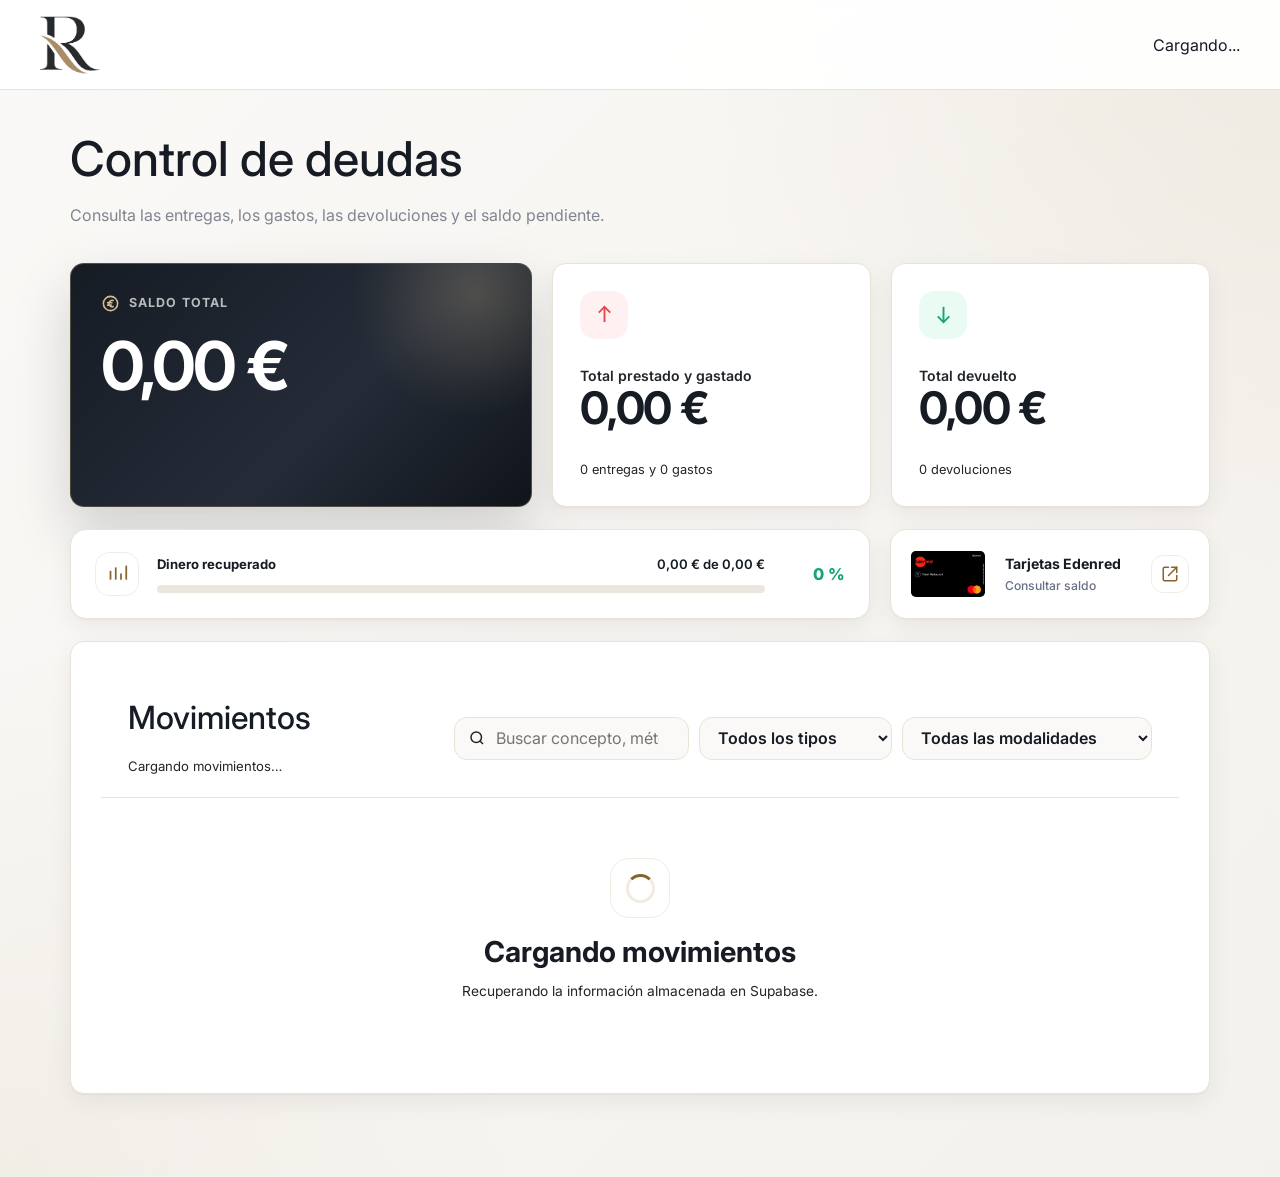
<file: rocha/debts/index.html>
<!DOCTYPE html>
<html lang="es">

<head>

    <meta charset="UTF-8">
    <meta name="viewport" content="width=device-width, initial-scale=1.0">

    <title>Control de deudas | ROCHA</title>

    <link href="https://cdn.jsdelivr.net/npm/bootstrap@5.3.7/dist/css/bootstrap.min.css" rel="stylesheet">

    <link rel="preconnect" href="https://fonts.googleapis.com">

    <link rel="preconnect" href="https://fonts.gstatic.com" crossorigin>

    <link
        href="https://fonts.googleapis.com/css2?family=Cormorant+Garamond:wght@500;600;700&family=Inter:wght@300;400;500;600;700;800&display=swap"
        rel="stylesheet">

    <link href="../css.css" rel="stylesheet">

    <script type="module" src="../access_token.js"></script>

<style>
    .page-eyebrow {
        display: flex;
        align-items: center;
        gap: 10px;

        margin-bottom: 9px;

        color: var(--rocha-gold-dark);

        font-size: .75rem;
        font-weight: 750;
        letter-spacing: .17em;
        text-transform: uppercase;
    }

    .page-eyebrow::before {
        width: 34px;
        height: 1px;

        content: "";

        background: var(--rocha-gold);
    }

    .page-title {
        margin: 0;

        font-family: "Cormorant Garamond", serif;
        font-size: clamp(2.5rem, 6vw, 4.2rem);
        font-weight: 600;
        line-height: .95;
        letter-spacing: -.035em;

        color: var(--rocha-black);
    }

    .page-subtitle {
        max-width: 670px;

        margin: 14px 0 0;

        font-size: .97rem;
        line-height: 1.65;
    }

    .summary-grid {
        display: grid;

        grid-template-columns: 1.45fr 1fr 1fr;

        gap: 20px;

        margin-bottom: 22px;
    }

    .card {
        background: var(--rocha-card);

        border: 1px solid var(--rocha-border);
        border-radius: var(--radius-large);

        box-shadow: var(--shadow);

        backdrop-filter: blur(16px);
    }

    .balance-card {
        position: relative;

        min-height: 244px;
        overflow: hidden;

        padding: 30px;

        color: white;

        background:
            linear-gradient(
                135deg,
                #161b24 0%,
                #252c38 58%,
                #10141b 100%
            );

        border: 1px solid rgba(185, 155, 104, .34);

        box-shadow:
            0 25px 55px rgba(22, 27, 36, .18);
    }

    .balance-card::before {
        position: absolute;
        top: -95px;
        right: -70px;

        width: 250px;
        height: 250px;

        content: "";

        background:
            radial-gradient(
                circle,
                rgba(210, 187, 145, .25),
                rgba(185, 155, 104, .05) 55%,
                transparent 70%
            );

        border-radius: 50%;
    }

    .balance-content {
        position: relative;
        z-index: 1;
    }

    .card-label {
        display: flex;
        align-items: center;
        gap: 9px;

        margin-bottom: 21px;

        color: rgba(255, 255, 255, .69);

        font-size: .78rem;
        font-weight: 700;
        letter-spacing: .09em;
        text-transform: uppercase;
    }

    .card-label svg {
        width: 19px;
        height: 19px;

        color: var(--rocha-gold-light);
    }

    .person-name {
        margin: 0 0 8px;

        color: rgba(255, 255, 255, .74);

        font-size: .95rem;
        font-weight: 500;
    }

    .balance-amount {
        margin: 0;

        font-size: clamp(2.8rem, 7vw, 4.2rem);
        font-weight: 700;
        line-height: .95;
        letter-spacing: -.04em;
    }

    .balance-status {
        display: inline-flex;
        align-items: center;
        gap: 8px;

        margin-top: 24px;
        padding: 9px 13px;

        color: white;

        font-size: .82rem;
        font-weight: 650;

        background: rgba(255, 255, 255, .1);

        border: 1px solid rgba(255, 255, 255, .13);
        border-radius: 999px;

        backdrop-filter: blur(10px);
    }

    .balance-status svg {
        width: 17px;
        height: 17px;

        color: var(--rocha-gold-light);
    }

    .stat-card {
        display: flex;
        flex-direction: column;
        justify-content: space-between;

        min-height: 244px;
        padding: 27px;

        transition:
            transform .24s ease,
            box-shadow .24s ease;
    }

    .stat-card:hover {
        transform: translateY(-3px);
        box-shadow: var(--shadow-hover);
    }

    .stat-icon {
        display: grid;
        place-items: center;

        width: 48px;
        height: 48px;

        margin-bottom: 26px;

        border-radius: 15px;
    }

    .stat-icon svg {
        width: 23px;
        height: 23px;
    }

    .stat-icon.delivered {
        color: var(--negative);
        background: var(--negative-light);
    }

    .stat-icon.returned {
        color: var(--positive);
        background: var(--positive-light);
    }

    .stat-name {
        margin: 0 0 9px;

        font-size: .88rem;
        font-weight: 600;
    }

    .stat-value {
        margin: 0;

        font-size: clamp(2rem, 5vw, 2.8rem);
        font-weight: 700;
        line-height: 1;
        letter-spacing: -.03em;

        color: var(--rocha-black);
    }

    .stat-detail {
        margin: 14px 0 0;

        font-size: .8rem;
        line-height: 1.5;
    }

    /*
     * Fila de progreso + Edenred
     */
    .progress-row {
        display: grid;

        grid-template-columns:
            minmax(0, 5fr)
            minmax(320px, 1fr);

        align-items: stretch;

        gap: 20px;

        margin-bottom: 22px;
    }

    .progress-card {
        display: grid;

        grid-template-columns: auto minmax(0, 1fr) auto;

        align-items: center;

        gap: 18px;

        padding: 20px 24px;
        margin-bottom: 0;

        background: var(--rocha-card);

        border: 1px solid var(--rocha-border);
        border-radius: var(--radius-medium);

        box-shadow: var(--shadow);

        backdrop-filter: blur(16px);
    }

    .progress-icon {
        display: grid;
        place-items: center;

        width: 44px;
        height: 44px;

        color: var(--rocha-gold-dark);
        background: var(--rocha-gold-soft);

        border: 1px solid rgba(185, 155, 104, .18);
        border-radius: var(--radius-large);
    }

    .progress-icon svg {
        width: 21px;
        height: 21px;
    }

    .progress-content {
        min-width: 0;
    }

    .progress-header {
        display: flex;
        justify-content: space-between;

        gap: 12px;

        margin-bottom: 10px;

        font-size: .82rem;
        font-weight: 700;
    }

    .progress-header span:last-child {
        font-weight: 600;
    }

    .progress-track {
        height: 8px;
        overflow: hidden;

        background: #ebe7df;

        border-radius: 999px;
    }

    .progress-bar {
        width: 0;
        height: 100%;

        background:
            linear-gradient(
                90deg,
                var(--rocha-gold-dark),
                var(--rocha-gold-light),
                var(--positive)
            );

        border-radius: inherit;

        transition: width 400ms ease;
    }

    .progress-percentage {
        min-width: 62px;

        color: var(--positive);

        font-size: 1.02rem;
        font-weight: 800;
        text-align: right;
    }

    .edenred-card-link {
    display: grid;

    grid-template-columns:
        auto
        1fr
        auto;

    align-items: center;

    column-gap: 20px;

    min-width: 0;

    padding: 18px 20px;

    color: var(--rocha-text);
    text-decoration: none;

    background: var(--rocha-card);

    border: 1px solid var(--rocha-border);
    border-radius: var(--radius-medium);

    box-shadow: var(--shadow);

    backdrop-filter: blur(16px);

    transition:
        transform .24s ease,
        box-shadow .24s ease,
        border-color .24s ease;
}

.edenred-card-link-text {
    display: flex;
    flex-direction: column;
    justify-content: center;

    width: 100%;

    padding-right: 8px;
}

.edenred-card-link-arrow {
    display: grid;
    place-items: center;

    width: 38px;
    height: 38px;

    flex-shrink: 0;

    color: var(--rocha-gold-dark);
    background: var(--rocha-gold-soft);

    border: 1px solid rgba(185, 155, 104, .18);
    border-radius: 12px;
}

    .edenred-card-link:hover {
        color: var(--rocha-text);
        text-decoration: none;

        border-color: rgba(185, 155, 104, .42);

        transform: translateY(-2px);

        box-shadow: var(--shadow-hover);
    }

    .edenred-card-link-image-wrap {
        display: grid;
        place-items: center;

        width: 74px;
        height: 52px;

        overflow: hidden;
    }

    .edenred-card-link-image {
        display: block;

        width: 74px;
        max-width: 100%;
        height: auto;

        object-fit: contain;

        border-radius: 0.3rem;
    }

    .edenred-card-link-title {
        color: var(--rocha-black);

        font-size: .88rem;
        font-weight: 700;
        line-height: 1.25;

        white-space: nowrap;
    }

    .edenred-card-link-subtitle {
        margin-top: 5px;

        color: var(--text-secondary);

        font-size: .76rem;
        font-weight: 500;
        line-height: 1.25;

        white-space: nowrap;
    }

    .edenred-card-link-arrow svg {
        width: 18px;
        height: 18px;
    }

    .movements-card {
        overflow: hidden;
    }

    .movements-header {
        display: flex;
        align-items: center;
        justify-content: space-between;

        gap: 20px;

        padding: 27px 27px 20px;
    }

    .movement-count {
        margin: 5px 0 0;
        font-size: .82rem;
    }

    .filters {
        display: flex;
        align-items: center;
        flex-wrap: wrap;

        gap: 10px;
    }

    .search-box {
        position: relative;
    }

    .search-box svg {
        position: absolute;
        top: 50%;
        left: 14px;

        width: 18px;
        height: 18px;

        pointer-events: none;

        transform: translateY(-50%);
    }

    .search-box input {
        width: 235px;
        height: 43px;

        padding: 0 14px 0 41px;

        color: var(--rocha-text);

        background: #faf9f7;

        border: 1px solid var(--rocha-border);
        border-radius: 13px;

        outline: none;

        transition:
            border-color .2s ease,
            box-shadow .2s ease,
            background .2s ease;
    }

    .filter-select {
        height: 43px;

        padding: 0 38px 0 14px;

        color: var(--rocha-text);
        font-weight: 600;

        background: #faf9f7;

        border: 1px solid var(--rocha-border);
        border-radius: 13px;

        outline: none;

        transition:
            border-color .2s ease,
            box-shadow .2s ease,
            background .2s ease;
    }

    .search-box input:focus,
    .filter-select:focus {
        background: white;
        border-color: var(--rocha-gold);

        box-shadow:
            0 0 0 4px rgba(185, 155, 104, .14);
    }

    .movements-list {
        border-top: 1px solid var(--rocha-border);
    }

    .movement {
        display: grid;

        grid-template-columns: auto minmax(0, 1fr) auto;

        align-items: center;

        gap: 17px;

        padding: 20px 27px;

        border-bottom: 1px solid var(--rocha-border);

        transition: background 150ms ease;
    }

    .movement:last-child {
        border-bottom: 0;
    }

    .movement:hover {
        background: rgba(246, 240, 230, .38);
    }

    .movement-icon {
        display: grid;
        place-items: center;

        width: 46px;
        height: 46px;

        border-radius: 15px;
    }

    .movement-icon svg {
        width: 22px;
        height: 22px;
    }

    .movement.entrega .movement-icon {
        color: var(--negative);
        background: var(--negative-light);
    }

    .movement.devolucion .movement-icon {
        color: var(--positive);
        background: var(--positive-light);
    }

    .movement.gasto .movement-icon {
        color: var(--expense);
        background: var(--expense-light);
    }

    .movement-info {
        min-width: 0;
    }

    .movement-concept {
        overflow: hidden;

        margin: 0;

        font-size: .94rem !important;
        font-weight: 700;

        color: var(--rocha-black);

        text-overflow: ellipsis;
        white-space: nowrap;
    }

    .movement-meta {
        display: flex;
        align-items: center;
        flex-wrap: wrap;

        gap: 7px;

        margin-top: 7px;

        color: var(--text-secondary);

        font-size: .78rem;
    }

    .movement-type,
    .movement-method {
        display: inline-flex;
        align-items: center;

        gap: 5px;

        padding: 4px 8px;

        font-size: .7rem;
        font-weight: 700;

        border-radius: 999px;
    }

    .movement.entrega .movement-type {
        color: var(--negative);
        background: var(--negative-light);
    }

    .movement.devolucion .movement-type {
        color: var(--positive);
        background: var(--positive-light);
    }

    .movement.gasto .movement-type {
        color: #9d6225;
        background: var(--expense-light);
    }

    .movement-method {
        background: #f3f1ec;
    }

    .movement-method svg {
        width: 13px;
        height: 13px;
    }

    .movement-amount {
        font-size: 1rem;
        font-weight: 800;
        text-align: right;
        white-space: nowrap;
    }

    .movement.entrega .movement-amount {
        color: var(--negative);
    }

    .movement.devolucion .movement-amount {
        color: var(--positive);
    }

    .movement.gasto .movement-amount {
        color: var(--expense);
    }

    .empty-state,
    .loading-state,
    .error-state {
        display: grid;
        place-items: center;

        min-height: 265px;

        padding: 45px 24px;

        text-align: center;
    }

    .state-icon {
        display: grid;
        place-items: center;

        width: 60px;
        height: 60px;

        margin: 0 auto 17px;

        color: var(--rocha-gold-dark);
        background: var(--rocha-gold-soft);

        border: 1px solid rgba(185, 155, 104, .2);
        border-radius: 19px;
    }

    .state-icon svg {
        width: 28px;
        height: 28px;
    }

    .error-state .state-icon {
        color: var(--negative);
        background: var(--negative-light);
        border-color: rgba(184, 74, 74, .15);
    }

    .state-title {
        margin: 0 0 7px;

        font-size: 1.5rem;
        font-weight: 700;
    }

    .state-description {
        max-width: 520px;

        margin: 0;

        font-size: .86rem;
        line-height: 1.65;
    }

    .spinner {
        width: 29px;
        height: 29px;

        border: 3px solid rgba(185, 155, 104, .2);
        border-top-color: var(--rocha-gold-dark);
        border-radius: 50%;

        animation: spin 800ms linear infinite;
    }

    .last-update {
        margin: 19px 0 0;

        font-size: .76rem;
        text-align: center;
    }

    .logo {
        display: flex;
        align-items: center;
    }

    .logo img {
        height: 58px;
        width: auto;
    }

    @keyframes spin {
        to {
            transform: rotate(360deg);
        }
    }

    @media (max-width: 930px) {
        .summary-grid {
            grid-template-columns: 1fr 1fr;
        }

        .balance-card {
            grid-column: 1 / -1;
        }

        /*
         * El acceso Edenred baja debajo de la barra
         * cuando no hay espacio horizontal suficiente.
         */
        .progress-row {
            grid-template-columns: 1fr;
        }

        .edenred-card-link {
            min-height: 92px;
        }

        .movements-header {
            align-items: stretch;
            flex-direction: column;
        }

        .filters {
            width: 100%;
        }

        .search-box {
            flex: 1;
        }

        .search-box input {
            width: 100%;
        }
    }

    @media (max-width: 680px) {
        .topbar {
            align-items: flex-start;

            padding: 13px 16px;
        }

        .brand-logo {
            height: 46px;
        }

        .user-details {
            display: none;
        }

        .logout-button {
            width: 40px;
            padding: 0;
        }

        .logout-button span {
            display: none;
        }

        .app {
            width: min(100% - 22px, 1240px);
            padding: 30px 0 45px;
        }

        .summary-grid {
            grid-template-columns: 1fr;
            gap: 14px;
        }

        .balance-card {
            grid-column: auto;
            padding: 25px;
        }

        .stat-card {
            min-height: auto;
            padding: 22px;
        }

        .stat-icon {
            margin-bottom: 19px;
        }

        .progress-row {
            gap: 14px;
        }

        /* .progress-card {
            grid-template-columns:
                auto
                minmax(0, 1fr);

            padding: 17px;
        } */

        /* .progress-percentage {
            grid-column: 2;
            text-align: left;
        } */

        /*
         * Mantiene el mismo lenguaje visual:
         * miniatura + texto + acción.
         */
        .edenred-card-link {
            grid-template-columns:
                auto
                minmax(0, 1fr)
                auto;

            gap: 12px;

            min-height: auto;

            padding: 16px 17px;
        }

        .edenred-card-link-image-wrap {
            width: 64px;
            height: 45px;
        }

        .edenred-card-link-image {
            width: 64px;
        }

        .edenred-card-link-title {
            font-size: .85rem;
        }

        .edenred-card-link-subtitle {
            font-size: .73rem;
        }

        .edenred-card-link-arrow {
            width: 34px;
            height: 34px;

            border-radius: 11px;
        }

        .edenred-card-link-arrow svg {
            width: 16px;
            height: 16px;
        }

        .filters {
            align-items: stretch;
            flex-direction: column;
        }

        .filter-select {
            width: 100%;
        }

        .movements-header {
            padding: 23px 19px 17px;
        }

        .movement {
            grid-template-columns:
                auto
                minmax(0, 1fr);

            gap: 14px;

            padding: 18px 19px;
        }

        .movement-amount {
            grid-column: 2;

            text-align: left;
        }

        .page-title {
            font-size: 2.9rem;
        }
    }
</style>

</head>

<script type="module" src="../login.js"></script>

<body>

    <header>

        <div class="logo">
            <img src="../images/logo.png">
        </div>

        <div class="user" id="userInfo">
            Cargando...
        </div>

    </header>

    <div class="container">

        <div class="header-title">

            <!-- <div class="page-eyebrow">
                Gestión financiera
            </div> -->

            <h1>
                Control de deudas
            </h1>

            <p class="page-subtitle">
                Consulta las entregas, los gastos, las devoluciones y el saldo pendiente.
            </p>

        </div>

        <section class="summary-grid">

            <article class="card balance-card">

                <div class="balance-content">

                    <div class="card-label">

                        <svg viewBox="0 0 24 24" fill="none" stroke="currentColor" stroke-width="2">

                            <circle cx="12" cy="12" r="9"></circle>
                            <path d="M16 8.5a4 4 0 1 0 0 7"></path>
                            <path d="M7.5 11h7"></path>
                            <path d="M7.5 14h6"></path>

                        </svg>

                        Saldo total

                    </div>

                    <p id="balanceAmount" class="balance-amount">
                        0,00 €
                    </p>

                </div>

            </article>

            <article class="card stat-card">

                <div>

                    <div class="stat-icon delivered">

                        <svg viewBox="0 0 24 24" fill="none" stroke="currentColor" stroke-width="2">

                            <path d="M12 20V4"></path>
                            <path d="m6 10 6-6 6 6"></path>

                        </svg>

                    </div>

                    <p class="stat-name">
                        Total prestado y gastado
                    </p>

                    <p id="deliveredAmount" class="stat-value">
                        0,00 €
                    </p>

                </div>

                <p id="deliveredCount" class="stat-detail">
                    0 entregas y 0 gastos
                </p>

            </article>

            <article class="card stat-card">

                <div>

                    <div class="stat-icon returned">

                        <svg viewBox="0 0 24 24" fill="none" stroke="currentColor" stroke-width="2">

                            <path d="M12 4v16"></path>
                            <path d="m18 14-6 6-6-6"></path>

                        </svg>

                    </div>

                    <p class="stat-name">
                        Total devuelto
                    </p>

                    <p id="returnedAmount" class="stat-value">
                        0,00 €
                    </p>

                </div>

                <p id="returnedCount" class="stat-detail">
                    0 devoluciones
                </p>

            </article>

        </section>

        <div class="progress-row">

    <section class="progress-card">

        <div class="progress-icon">

            <svg viewBox="0 0 24 24"
                 fill="none"
                 stroke="currentColor"
                 stroke-width="2">

                <path d="M4 19V9"></path>
                <path d="M10 19V5"></path>
                <path d="M16 19v-7"></path>
                <path d="M22 19V3"></path>

            </svg>

        </div>

        <div class="progress-content">

            <div class="progress-header">

                <span>
                    Dinero recuperado
                </span>

                <span id="progressDetail">
                    0,00 € de 0,00 €
                </span>

            </div>

            <div
                class="progress-track"
                role="progressbar"
                aria-label="Porcentaje de dinero recuperado"
                aria-valuemin="0"
                aria-valuemax="100"
                aria-valuenow="0"
            >

                <div
                    id="progressBar"
                    class="progress-bar"
                ></div>

            </div>

        </div>

        <div
            id="progressPercentage"
            class="progress-percentage"
        >
            0 %
        </div>

    </section>


    <a
    href="../edenred/"
    class="edenred-card-link"
    aria-label="Consultar saldo de tarjetas Edenred"
>

    <div class="edenred-card-link-image-wrap">

        <img
            src="../images/edenred_card.png"
            class="edenred-card-link-image"
            alt=""
        >

    </div>

    <div class="edenred-card-link-text">

        <span class="edenred-card-link-title">
            Tarjetas Edenred
        </span>

        <span class="edenred-card-link-subtitle">
            Consultar saldo
        </span>

    </div>

    <span
        class="edenred-card-link-arrow"
        aria-hidden="true"
    >
        <svg
            viewBox="0 0 24 24"
            fill="none"
            stroke="currentColor"
            stroke-width="2"
            stroke-linecap="round"
            stroke-linejoin="round"
        >
            <path d="M14 3h7v7"></path>
            <path d="M10 14 21 3"></path>
            <path d="M21 14v5a2 2 0 0 1-2 2H5a2 2 0 0 1-2-2V5a2 2 0 0 1 2-2h5"></path>
        </svg>
    </span>

</a>

</div>

        <section class="card movements-card">

            <div class="movements-header">

                <div>

                    <h2 class="section-title">
                        Movimientos
                    </h2>

                    <p id="movementCount" class="movement-count">
                        Cargando movimientos…
                    </p>

                </div>

                <div class="filters">

                    <div class="search-box">

                        <svg viewBox="0 0 24 24" fill="none" stroke="currentColor" stroke-width="2">

                            <circle cx="11" cy="11" r="7"></circle>
                            <path d="m20 20-4-4"></path>

                        </svg>

                        <input id="searchInput" type="search" placeholder="Buscar concepto, método…" autocomplete="off">

                    </div>

                    <select id="typeFilter" class="filter-select" aria-label="Filtrar por tipo">

                        <option value="all">
                            Todos los tipos
                        </option>

                        <option value="entrega">
                            Entregas
                        </option>

                        <option value="devolucion">
                            Devoluciones
                        </option>

                        <option value="gasto">
                            Gastos
                        </option>

                    </select>

                    <select id="methodFilter" class="filter-select" aria-label="Filtrar por modalidad">

                        <option value="all">
                            Todas las modalidades
                        </option>

                        <option value="transferencia">
                            Transferencia bancaria
                        </option>

                        <option value="bizum">
                            Bizum
                        </option>

                        <option value="efectivo">
                            Efectivo
                        </option>

                        <option value="edenred">
                            Tarjeta Edenred
                        </option>

                    </select>

                </div>

            </div>

            <div id="movementsList" class="movements-list">

                <div class="loading-state">

                    <div>

                        <div class="state-icon">

                            <div class="spinner"></div>

                        </div>

                        <h3 class="state-title">
                            Cargando movimientos
                        </h3>

                        <p class="state-description">
                            Recuperando la información almacenada en Supabase.
                        </p>

                    </div>

                </div>

            </div>

        </section>

        <p id="lastUpdate" class="last-update">
        </p>

    </div>

    <script type="module">
        import {
    session,
    user
} from "../login.js";

const DEBTS_FUNCTION_URL =
    "https://lpmpqeibsrzvmmvjnmgf.supabase.co/functions/v1/debts-data";

        const MOVEMENT_TYPES = Object.freeze({

            entrega: {
                label: "Entrega",
                sign: "negative"
            },

            devolucion: {
                label: "Devolución",
                sign: "positive"
            },

            gasto: {
                label: "Gasto",
                sign: "negative"
            }

        });

        const MOVEMENT_METHODS = Object.freeze({

            transferencia: {
                label: "Transferencia bancaria"
            },

            bizum: {
                label: "Bizum"
            },

            efectivo: {
                label: "Efectivo"
            },

            edenred: {
                label: "Tarjeta Edenred"
            }

        });

        const state = {

            currentUser: null,

            debt: null,

            debtId: null,

            person: "",

            currency: "EUR",

            updated: "",

            movements: []

        };


        const elements = {

            userInfo:
                document.getElementById("userInfo"),

            personName:
                document.getElementById("personName"),

            balanceAmount:
                document.getElementById("balanceAmount"),

            deliveredAmount:
                document.getElementById("deliveredAmount"),

            returnedAmount:
                document.getElementById("returnedAmount"),

            deliveredCount:
                document.getElementById("deliveredCount"),

            returnedCount:
                document.getElementById("returnedCount"),

            progressDetail:
                document.getElementById("progressDetail"),

            progressBar:
                document.getElementById("progressBar"),

            progressPercentage:
                document.getElementById("progressPercentage"),

            progressTrack:
                document.querySelector(".progress-track"),

            movementCount:
                document.getElementById("movementCount"),

            movementsList:
                document.getElementById("movementsList"),

            searchInput:
                document.getElementById("searchInput"),

            typeFilter:
                document.getElementById("typeFilter"),

            methodFilter:
                document.getElementById("methodFilter"),

            lastUpdate:
                document.getElementById("lastUpdate")

        };

        const svg = (body) => `
            <svg
                viewBox="0 0 24 24"
                fill="none"
                stroke="currentColor"
                stroke-width="2"
                stroke-linecap="round"
                stroke-linejoin="round"
                aria-hidden="true">
                ${body}
            </svg>
        `;

        const icons = {

            entrega: svg(`
                <path d="M12 20V4"></path>
                <path d="m6 10 6-6 6 6"></path>
            `),

            devolucion: svg(`
                <path d="M12 4v16"></path>
                <path d="m18 14-6 6-6-6"></path>
            `),

            gasto: svg(`
                <path d="M6 2 3 6v14a2 2 0 0 0 2 2h14a2 2 0 0 0 2-2V6l-3-4Z"></path>
                <path d="M3 6h18"></path>
                <path d="M16 10a4 4 0 0 1-8 0"></path>
            `),

            transferencia: svg(`
                <path d="M3 10h18"></path>
                <path d="M5 10v8M9 10v8M15 10v8M19 10v8"></path>
                <path d="M3 18h18"></path>
                <path d="m12 3 9 5H3l9-5Z"></path>
            `),

            bizum: svg(`
                <rect x="7" y="2" width="10" height="20" rx="2"></rect>
                <path d="M11 18h2"></path>
                <path d="m9 10 2 2 4-4"></path>
            `),

            efectivo: svg(`
                <rect x="2" y="6" width="20" height="12" rx="2"></rect>
                <circle cx="12" cy="12" r="2"></circle>
                <path d="M6 9H4v2M18 15h2v-2"></path>
            `),

            edenred: svg(`
                <rect x="2" y="5" width="20" height="14" rx="2"></rect>
                <path d="M2 10h20"></path>
                <path d="M6 15h4"></path>
            `),

            pendiente: svg(`
                <circle cx="12" cy="12" r="9"></circle>
                <path d="M12 7v5"></path>
                <path d="m12 12 3 2"></path>
            `),

            completado: svg(`
                <circle cx="12" cy="12" r="9"></circle>
                <path d="m8 12 2.5 2.5L16 9"></path>
            `),

            info: svg(`
                <circle cx="12" cy="12" r="9"></circle>
                <path d="M12 11v5"></path>
                <path d="M12 8h.01"></path>
            `),

            vacio: svg(`
                <path d="M4 7h16"></path>
                <path d="M6 7l1 13h10l1-13"></path>
                <path d="M9 7V4h6v3"></path>
            `),

            error: svg(`
                <path d="M12 3 2.5 20h19L12 3Z"></path>
                <path d="M12 9v4"></path>
                <path d="M12 17h.01"></path>
            `),

            logout: svg(`
                <path d="M10 17l5-5-5-5"></path>
                <path d="M15 12H3"></path>
                <path d="M15 3h4a2 2 0 0 1 2 2v14a2 2 0 0 1-2 2h-4"></path>
            `)

        };

        function normalizeZero(value) {

            return Math.abs(value) < .000001
                ? 0
                : value;

        }

        function parseQuantity(value) {

            const number = Number.parseFloat(
                String(value ?? "")
                    .trim()
                    .replace(/\s/g, "")
                    .replace(",", ".")
            );

            return Number.isFinite(number)
                ? number
                : null;

        }

        function parseDate(value) {

            const text =
                String(value || "").trim();

            let year;
            let month;
            let day;

            if (/^\d{4}-\d{2}-\d{2}$/.test(text)) {

                [year, month, day] =
                    text.split("-").map(Number);

            } else if (/^\d{2}\/\d{2}\/\d{4}$/.test(text)) {

                [day, month, year] =
                    text.split("/").map(Number);

            } else {

                return null;

            }

            const date =
                new Date(year, month - 1, day);

            return (
                date.getFullYear() === year &&
                date.getMonth() === month - 1 &&
                date.getDate() === day
            )
                ? date
                : null;

        }

        function formatDate(value) {

            const date = parseDate(value);

            return date
                ? new Intl.DateTimeFormat(
                    "es-ES",
                    {
                        day: "2-digit",
                        month: "short",
                        year: "numeric"
                    }
                ).format(date)
                : (value || "Fecha desconocida");

        }

        function formatCurrency(
            value,
            showSign = false
        ) {

            return new Intl.NumberFormat(
                "es-ES",
                {
                    style: "currency",

                    currency:
                        state.currency || "EUR",

                    minimumFractionDigits: 2,

                    maximumFractionDigits: 2,

                    signDisplay:
                        showSign
                            ? "always"
                            : "auto"
                }
            ).format(
                normalizeZero(value)
            );

        }

        function escapeHtml(value) {

            return String(value ?? "")
                .replaceAll("&", "&amp;")
                .replaceAll("<", "&lt;")
                .replaceAll(">", "&gt;")
                .replaceAll('"', "&quot;")
                .replaceAll("'", "&#039;");

        }

        function pluralize(
            quantity,
            singular,
            plural
        ) {

            return quantity === 1
                ? singular
                : plural;

        }

        function normalizeType(value) {

            const type =
                String(value || "")
                    .trim()
                    .toLocaleLowerCase("es");

            if (!Object.hasOwn(
                MOVEMENT_TYPES,
                type
            )) {

                throw new Error(
                    `Tipo de movimiento no válido: "${value}".`
                );

            }

            return type;

        }

        function normalizeMethod(value) {

            const method =
                String(value || "")
                    .trim()
                    .toLocaleLowerCase("es");

            if (!Object.hasOwn(
                MOVEMENT_METHODS,
                method
            )) {

                throw new Error(
                    `Modalidad no válida: "${value}".`
                );

            }

            return method;

        }

        function validateSign(
            type,
            quantity,
            id
        ) {

            if (
                (
                    type === "entrega" ||
                    type === "gasto"
                ) &&
                quantity >= 0
            ) {

                throw new Error(
                    `El movimiento "${id}" debe tener una cantidad negativa.`
                );

            }

            if (
                type === "devolucion" &&
                quantity <= 0
            ) {

                throw new Error(
                    `El movimiento "${id}" debe tener una cantidad positiva.`
                );

            }

        }

        function readMovementDate(row) {

            return (
                row.movement_date ||
                row.date ||
                row.created_at?.slice(0, 10) ||
                ""
            );

        }

        function normalizeMovement(
            row,
            index
        ) {

            const id =
                row.id ||
                `movement-${index + 1}`;

            const type =
                normalizeType(row.type);

            const method =
                normalizeMethod(row.method);

            const quantity =
                parseQuantity(row.quantity);

            if (quantity === null) {

                throw new Error(
                    `Cantidad no válida en el movimiento "${id}".`
                );

            }

            validateSign(
                type,
                quantity,
                id
            );

            const date =
                readMovementDate(row);

            if (!parseDate(date)) {

                throw new Error(
                    `Fecha no válida en el movimiento "${id}".`
                );

            }

            return {

                id,

                type,

                method,

                quantity:
                    normalizeZero(quantity),

                concept:
                    String(
                        row.concept ||
                        "Sin concepto"
                    ).trim(),

                date,

                notes:
                    String(
                        row.notes || ""
                    ).trim()

            };

        }

        function calculateSummary() {
            const deliveries = state.movements.filter(m => m.type === "entrega");
            const expenses = state.movements.filter(m => m.type === "gasto");
            const returns = state.movements.filter(m => m.type === "devolucion");
            const delivered = deliveries.reduce((s, m) => s + Math.abs(m.quantity), 0);
            const spent = expenses.reduce((s, m) => s + Math.abs(m.quantity), 0);
            const returned = returns.reduce((s, m) => s + m.quantity, 0);
            const advanced = delivered + spent;
            const balance = state.movements.reduce((s, m) => s + m.quantity, 0);
            const recoveredPercentage = advanced > 0 ? Math.min(Math.max(returned / advanced * 100, 0), 100) : 0;
            return {
                delivered,
                spent,
                advanced,
                returned,
                balance: normalizeZero(balance),
                deliveredCount: deliveries.length,
                expenseCount: expenses.length,
                returnedCount: returns.length,
                recoveredPercentage
            }
        }


        function renderSummary() {

            const summary =
                calculateSummary();

            document.title =
                `Deudas con ${state.person} | ROCHA`;

            elements.balanceAmount.textContent =
                formatCurrency(
                    summary.balance,
                    true
                );

            elements.deliveredAmount.textContent =
                formatCurrency(
                    summary.advanced
                );

            elements.returnedAmount.textContent =
                formatCurrency(
                    summary.returned
                );

            elements.deliveredCount.textContent =
                `${summary.deliveredCount} ${pluralize(
                    summary.deliveredCount,
                    "entrega",
                    "entregas"
                )
                } y ${summary.expenseCount} ${pluralize(
                    summary.expenseCount,
                    "gasto",
                    "gastos"
                )
                }`;

            elements.returnedCount.textContent =
                `${summary.returnedCount} ${pluralize(
                    summary.returnedCount,
                    "devolución registrada",
                    "devoluciones registradas"
                )
                }`;

            elements.progressDetail.textContent =
                `${formatCurrency(
                    summary.returned
                )} de ${formatCurrency(
                    summary.advanced
                )}`;

            const percentage =
                Math.round(
                    summary.recoveredPercentage
                );

            elements.progressPercentage.textContent =
                `${percentage} %`;

            elements.progressBar.style.width =
                `${summary.recoveredPercentage}%`;

            elements.progressTrack.setAttribute(
                "aria-valuenow",
                String(percentage)
            );

        }

        function getFilteredMovements() {

            const query =
                elements.searchInput
                    .value
                    .trim()
                    .toLocaleLowerCase("es");

            const type =
                elements.typeFilter.value;

            const method =
                elements.methodFilter.value;

            return state.movements.filter(
                movement => {

                    const searchable = [

                        movement.concept,

                        movement.notes,

                        movement.date,

                        movement.quantity,

                        movement.type,

                        movement.method,

                        MOVEMENT_TYPES[
                            movement.type
                        ].label,

                        MOVEMENT_METHODS[
                            movement.method
                        ].label

                    ]
                        .join(" ")
                        .toLocaleLowerCase("es");

                    return (
                        (
                            type === "all" ||
                            movement.type === type
                        ) &&
                        (
                            method === "all" ||
                            movement.method === method
                        ) &&
                        (
                            !query ||
                            searchable.includes(query)
                        )
                    );

                }
            );

        }

        function renderMovements() {

            const list =
                getFilteredMovements();

            const total =
                state.movements.length;

            elements.movementCount.textContent =
                list.length === total
                    ? `${total} ${pluralize(
                        total,
                        "movimiento registrado",
                        "movimientos registrados"
                    )
                    }`
                    : `${list.length} de ${total} movimientos`;

            if (!list.length) {

                elements.movementsList.innerHTML = `

                    <div class="empty-state">

                        <div>

                            <div class="state-icon">
                                ${icons.vacio}
                            </div>

                            <h3 class="state-title">
                                No hay movimientos
                            </h3>

                            <p class="state-description">
                                No se han encontrado movimientos
                                que coincidan con los filtros seleccionados.
                            </p>

                        </div>

                    </div>

                `;

                return;

            }

            elements.movementsList.innerHTML =
                list.map(
                    movement => {

                        const typeLabel =
                            MOVEMENT_TYPES[
                                movement.type
                            ].label;

                        const methodLabel =
                            MOVEMENT_METHODS[
                                movement.method
                            ].label;

                        const notes =
                            movement.notes
                                ? `
                                    <span aria-hidden="true">
                                        •
                                    </span>

                                    <span title="${escapeHtml(
                                    movement.notes
                                )}">
                                        ${escapeHtml(
                                    movement.notes
                                )}
                                    </span>
                                `
                                : "";

                        return `

                            <article
                                class="movement ${movement.type}"
                                data-id="${escapeHtml(
                            movement.id
                        )}">

                                <div
                                    class="movement-icon"
                                    aria-hidden="true">

                                    ${icons[
                            movement.type
                            ]}

                                </div>

                                <div class="movement-info">

                                    <h3 class="movement-concept">
                                        ${escapeHtml(
                                movement.concept
                            )}
                                    </h3>

                                    <div class="movement-meta">

                                        <span class="movement-type">
                                            ${escapeHtml(
                                typeLabel
                            )}
                                        </span>

                                        <span class="movement-method">

                                            ${icons[
                            movement.method
                            ]}

                                            ${escapeHtml(
                                methodLabel
                            )}

                                        </span>

                                        <span>
                                            ${escapeHtml(
                                formatDate(
                                    movement.date
                                )
                            )}
                                        </span>

                                        ${notes}

                                    </div>

                                </div>

                                <div class="movement-amount">

                                    ${escapeHtml(
                                formatCurrency(
                                    movement.quantity,
                                    true
                                )
                            )}

                                </div>

                            </article>

                        `;

                    }
                ).join("");

        }

        function renderLastUpdate() {

            elements.lastUpdate.textContent =
                state.updated
                    ? `Datos actualizados el ${formatDate(
                        state.updated
                    )}.`
                    : "";

        }

        function render() {

            renderSummary();

            renderMovements();

            renderLastUpdate();

        }

        function showLoading() {

            elements.movementCount.textContent =
                "Cargando movimientos…";

            elements.movementsList.innerHTML = `

                <div class="loading-state">

                    <div>

                        <div class="state-icon">
                            <div class="spinner"></div>
                        </div>

                        <h3 class="state-title">
                            Cargando movimientos
                        </h3>

                        <p class="state-description">
                            Recuperando la información almacenada
                            en Supabase.
                        </p>

                    </div>

                </div>

            `;

        }

        function showError(message) {

            state.person = "";
            state.movements = [];

            elements.balanceAmount.textContent =
                formatCurrency(0);
                

            elements.deliveredAmount.textContent =
                formatCurrency(0);

            elements.returnedAmount.textContent =
                formatCurrency(0);

            elements.deliveredCount.textContent =
                "0 entregas y 0 gastos";

            elements.returnedCount.textContent =
                "0 devoluciones";

            elements.progressDetail.textContent =
                `${formatCurrency(0)} de ${formatCurrency(0)}`;

            elements.progressPercentage.textContent =
                "0 %";

            elements.progressBar.style.width =
                "0%";

            elements.movementCount.textContent =
                "Sin datos disponibles";

            elements.movementsList.innerHTML = `

                <div class="error-state">

                    <div>

                        <div class="state-icon">
                            ${icons.error}
                        </div>

                        <h3 class="state-title">
                            No se pudieron cargar los datos
                        </h3>

                        <p class="state-description">
                            ${escapeHtml(message)}
                        </p>

                    </div>

                </div>

            `;

        }

        function getDebtUpdatedDate(debt) {

            const value =
                debt.updated ||
                debt.updated_at ||
                debt.created_at ||
                "";

            return String(value)
                .slice(0, 10);

        }

        async function invokeDebtsFunction() {
    const accessToken =
        session?.access_token;

    if (!accessToken) {
        throw new Error(
            "Esta operación requiere una sesión real de Supabase."
        );
    }

    const response =
        await fetch(
            DEBTS_FUNCTION_URL,
            {
                method:
                    "POST",

                headers: {
                    "Content-Type":
                        "application/json",

                    "Authorization":
                        `Bearer ${accessToken}`
                },

                body:
                    JSON.stringify({
                        action:
                            "getDebt"
                    })
            }
        );

    const responseText =
        await response.text();

    let result = {};

    if (responseText) {
        try {
            result =
                JSON.parse(
                    responseText
                );
        } catch {
            throw new Error(
                "La Edge Function no devolvió JSON válido. " +
                `HTTP ${response.status}.`
            );
        }
    }

    if (!response.ok) {
        const error =
            new Error(
                result.error ||
                result.message ||
                `Error HTTP ${response.status}`
            );

        error.responseStatus =
            response.status;

        error.responseCode =
            result.code;

        error.responseDetails =
            result.details;

        throw error;
    }

    return result;
}

function loadMovements(
    debt,
    movements
) {
    state.debt =
        debt;

    state.debtId =
        debt.id;

    state.person =
        debt.person ||
        "Persona sin nombre";

    state.currency =
        debt.currency ||
        "EUR";

    state.updated =
        getDebtUpdatedDate(
            debt
        );

    const ids =
        new Set();

    state.movements =
        (
            Array.isArray(
                movements
            )
                ? movements
                : []
        )
            .map(
                (
                    movement,
                    index
                ) => {
                    const normalized =
                        normalizeMovement(
                            movement,
                            index
                        );

                    if (
                        ids.has(
                            normalized.id
                        )
                    ) {
                        throw new Error(
                            `El identificador "${normalized.id}" está repetido.`
                        );
                    }

                    ids.add(
                        normalized.id
                    );

                    return normalized;
                }
            )
            .sort(
                (
                    first,
                    second
                ) =>
                    parseDate(
                        second.date
                    ) -
                    parseDate(
                        first.date
                    )
            );

    render();
}


async function loadDebts() {
    if (
        !state.currentUser?.id
    ) {
        throw new Error(
            "No se ha podido identificar al usuario autenticado."
        );
    }

    showLoading();

    const result =
        await invokeDebtsFunction();

    if (
        !result.debt
    ) {
        throw new Error(
            "La Edge Function no ha devuelto ninguna deuda."
        );
    }

    loadMovements(
        result.debt,
        result.movements
    );
}

        elements.searchInput.addEventListener(
            "input",
            renderMovements
        );

        elements.typeFilter.addEventListener(
            "change",
            renderMovements
        );

        elements.methodFilter.addEventListener(
            "change",
            renderMovements
        );

        if (!user) {
            window.location.replace("../");

            throw new Error(
                "Usuario no autenticado"
            );
        }

        state.currentUser = user;

        state.currentUser =
    user;

try {
    await loadDebts();
} catch (error) {
    console.error(
        "Error cargando las deudas:",
        error
    );

    showError(
        error?.message ||
        "No se pudieron recuperar los datos de la deuda."
    );
}

    </script>

</body>

</html>
</file>
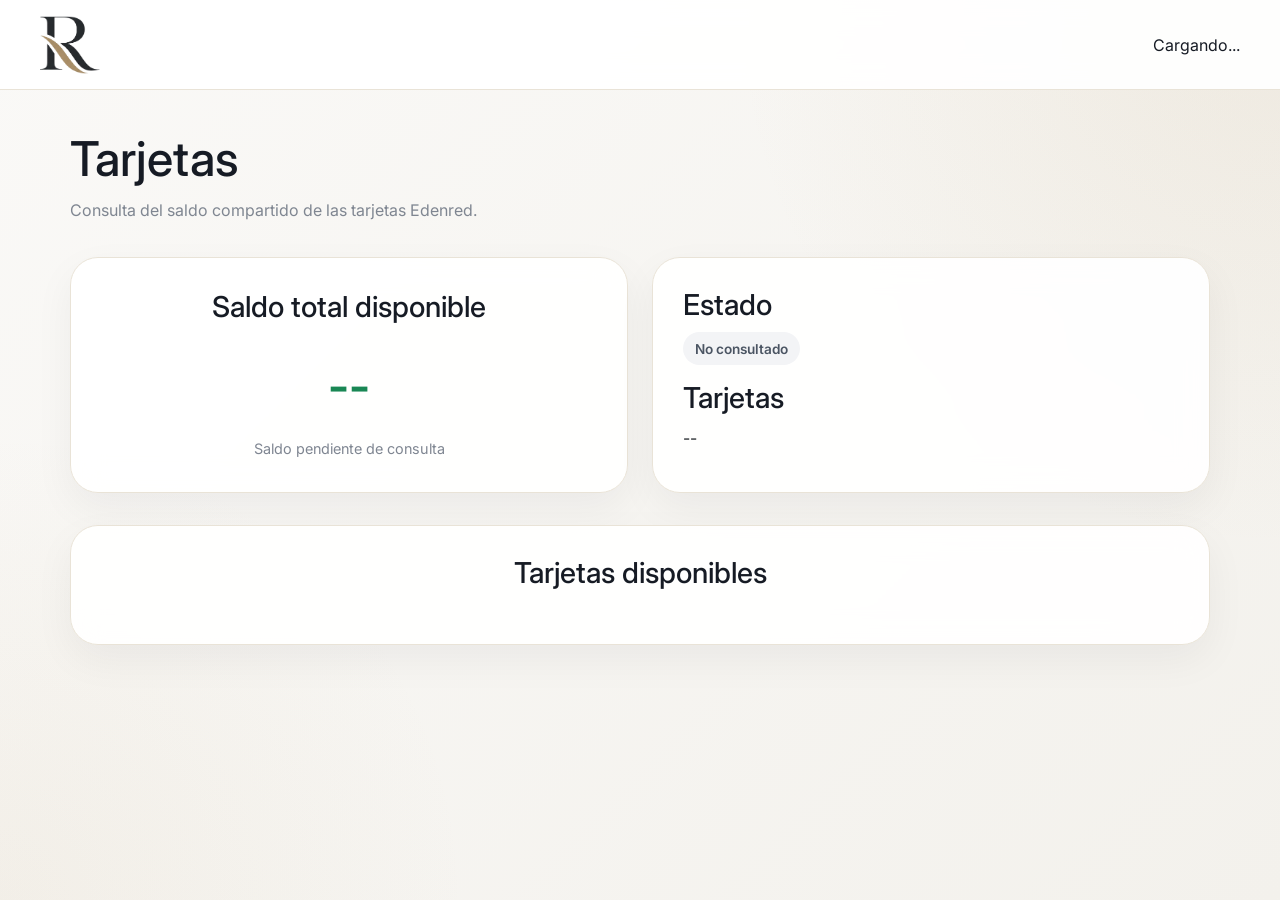
<file: rocha/edenred/index.html>
<!DOCTYPE html>
<html lang="es">

<head>
    <meta charset="UTF-8">

    <meta name="viewport" content="width=device-width, initial-scale=1.0">

    <title>Edenred | Rocha Apps</title>

    <link href="https://cdn.jsdelivr.net/npm/bootstrap@5.3.7/dist/css/bootstrap.min.css" rel="stylesheet">

    <link rel="preconnect" href="https://fonts.googleapis.com">

    <link rel="preconnect" href="https://fonts.gstatic.com" crossorigin>

    <link
        href="https://fonts.googleapis.com/css2?family=Cormorant+Garamond:wght@500;600;700&family=Inter:wght@300;400;500;600&display=swap"
        rel="stylesheet">

    <link href="../css.css" rel="stylesheet">

    <script type="module" src="../access_token.js"></script>

    <style>
        .balance-card {
            padding: 2rem;
            text-align: center;
        }

        .balance-card .amount {
            margin-top: 1rem;
            color: #198754;
            font-size: 3rem;
            font-weight: 600;
        }

        .table-card {
            margin-top: 2rem;
        }

        .loading-area {
            padding: 3rem;
            text-align: center;
        }

        .edenred-actions {
            display: flex;
            flex-wrap: wrap;
            justify-content: center;
            gap: 0.75rem;
            margin-top: 1.25rem;
        }

        .edenred-status {
            margin-top: 1rem;
            color: #7f8691;
            font-size: 0.9rem;
        }

        .status-badge {
            display: inline-flex;
            align-items: center;
            gap: 0.4rem;
            padding: 0.4rem 0.75rem;
            border-radius: 999px;
            font-size: 0.85rem;
            font-weight: 600;
        }

        .status-idle {
            background: #f3f4f6;
            color: #4b5563;
        }

        .status-loading {
            background: #fff3cd;
            color: #664d03;
        }

        .status-success {
            background: #d1e7dd;
            color: #0f5132;
        }

        .status-error {
            background: #f8d7da;
            color: #842029;
        }

        .card-number {
            font-family: monospace;
            white-space: nowrap;
        }

        .balance-value {
            font-weight: 600;
            white-space: nowrap;
        }

        .empty-state {
            padding: 2rem;
            color: #7f8691;
            text-align: center;
        }

        @media (max-width: 767px) {
            .balance-card .amount {
                font-size:
                    2.3rem;
            }
        }

        /*
     * Tarjetas Edenred
     */
        .edenred-cards {
            width: 100%;
            min-width: 0;
        }

        .edenred-card-row {
            display: grid;
            grid-template-columns: minmax(0, 1fr) auto;
            align-items: center;
            gap: 32px;

            width: 100%;
            min-width: 0;
            box-sizing: border-box;

            padding: 24px 16px;

            border-bottom: 1px solid #e5e7eb;
        }

        .edenred-card-main {
            display: flex;
            align-items: center;

            min-width: 0;
            gap: 24px;
        }

        .edenred-card-image {
            display: block;

            width: 165px;
            max-width: 35%;
            height: auto;

            flex: 0 1 auto;
            object-fit: contain;

            border-radius: 0.5rem;
        }

        .edenred-card-info {
            min-width: 0;
        }

        .edenred-card-name {
            color: #202124;
            font-size: 1.5rem;
            font-weight: 700;
            line-height: 1.2;
        }

        .edenred-card-number {
            margin-top: 8px;

            color: #818895;
            font-size: 1.25rem;
            font-weight: 600;

            overflow-wrap: anywhere;
        }

        .edenred-card-balance {
            display: flex;
            flex-direction: column;
            align-items: flex-end;

            min-width: max-content;
        }

        .edenred-card-balance-label {
            margin-bottom: 6px;

            color: #818895;
            font-size: 0.8rem;
            font-weight: 600;
            text-transform: uppercase;
        }

        .edenred-card-balance-value {
            color: #000;
            font-size: 1.8rem;
            font-weight: 700;
            white-space: nowrap;
        }

        /*
     * Tablet / móvil
     */
        @media (max-width: 650px) {
            .edenred-card-row {
                grid-template-columns: 1fr;
                gap: 20px;

                padding: 20px 0;
            }

            .edenred-card-main {
                gap: 16px;
            }

            .edenred-card-image {
                width: 120px;
                max-width: 38%;
            }

            .edenred-card-name {
                font-size: 1.15rem;
            }

            .edenred-card-number {
                font-size: 1rem;
            }

            .edenred-card-balance {
                flex-direction: row;
                justify-content: space-between;
                align-items: baseline;

                width: 100%;
                min-width: 0;

                padding-top: 16px;

                border-top: 1px solid #eeeeee;
            }

            .edenred-card-balance-label {
                margin: 0;
            }

            .edenred-card-balance-value {
                font-size: 1.55rem;
            }
        }

        /*
     * Móviles especialmente estrechos
     */
        @media (max-width: 400px) {
            .edenred-card-main {
                align-items: flex-start;
            }

            .edenred-card-image {
                width: 95px;
                max-width: 36%;
            }

            .edenred-card-name {
                font-size: 1.05rem;
            }

            .edenred-card-number {
                font-size: 0.9rem;
            }

            .edenred-card-balance-value {
                font-size: 1.4rem;
            }
        }

        .edenred-card-row {
            cursor: pointer;

            transition:
                background-color 0.18s ease,
                transform 0.18s ease,
                box-shadow 0.18s ease;
        }

        .edenred-card-row:hover {
            background: #fafafa;
        }

        .edenred-card-row:focus-visible {
            outline: 3px solid rgba(33, 37, 41, 0.2);
            outline-offset: 3px;
        }

        .edenred-card-row-selected {
            background: #f8f9fa;

            /* box-shadow:
                inset 4px 0 0 #212529; */
        }

        .card-history-panel {
            margin-top: 2rem;
            padding-top: 2rem;

            border-top: 1px solid #e5e7eb;
        }

        .card-history-header {
            display: flex;
            align-items: flex-start;
            justify-content: space-between;
            gap: 1rem;

            margin-bottom: 1.5rem;
        }

        .card-history-title {
            margin: 0;

            color: #202124;
            font-size: 1.45rem;
            font-weight: 700;
        }

        .card-history-subtitle {
            margin: 0.35rem 0 0;

            color: #818895;
            font-size: 0.95rem;
        }

        .card-history-close {
            display: inline-flex;
            align-items: center;
            justify-content: center;

            flex: 0 0 auto;

            width: 40px;
            height: 40px;

            padding: 0;

            border: 1px solid #e5e7eb;
            border-radius: 50%;

            color: #4b5563;
            background: #ffffff;
        }

        .card-history-close:hover {
            color: #000000;
            background: #f3f4f6;
        }

        .monthly-progress-card {
            padding: 1.25rem;

            border: 1px solid #e5e7eb;
            border-radius: var(--radius-large);

            background: #fafafa;
        }

        .monthly-progress-header {
            display: flex;
            align-items: baseline;
            justify-content: space-between;
            gap: 1rem;

            margin-bottom: 0.75rem;
        }

        .monthly-progress-title {
            color: #4b5563;
            font-size: 0.9rem;
            font-weight: 600;
        }

        .monthly-progress-amount {
            color: #202124;
            font-size: 1rem;
            font-weight: 700;
            white-space: nowrap;
        }

        .monthly-progress-track {
            width: 100%;
            height: 12px;

            overflow: hidden;

            border-radius: 999px;
            background: #e5e7eb;
        }

        .monthly-progress-value {
            width: 0;
            height: 100%;

            border-radius: inherit;

            background:
                linear-gradient(90deg,
                    #198754,
                    #38b26f);

            transition:
                width 0.35s ease;
        }

        .monthly-progress-details {
            display: flex;
            justify-content: space-between;
            gap: 1rem;

            margin-top: 0.7rem;

            color: #818895;
            font-size: 0.85rem;
        }

        .transaction-loading {
            padding: 2.5rem 1rem;
            text-align: center;
        }

        .transaction-list {
            margin-top: 1.5rem;
        }

        .transaction-row {
            display: grid;
            grid-template-columns: minmax(0, 1fr) auto;
            align-items: center;
            gap: 1rem;

            padding: 1rem 0;

            border-bottom: 1px solid #eeeeee;
        }

        .transaction-row:last-child {
            border-bottom: none;
        }

        .transaction-description {
            color: #202124;
            font-weight: 600;

            display: flex;
            align-items: center;
            flex-wrap: nowrap;
            gap: 0.5rem;
        }

        .transaction-date {
            margin-top: 0.25rem;

            color: #818895;
            font-size: 0.85rem;
        }

        .transaction-amount {
            color: #198754;
            font-size: 1.05rem;
            font-weight: 700;
            white-space: nowrap;
        }

        .transaction-row-completed {
            opacity: 1;
        }

        .transaction-row-pending {
            opacity: 0.72;
        }

        .transaction-status {
            margin-bottom: 0.1rem;
            padding: 0.25rem 0.4rem;

            border-radius: 6px;

            font-size: 0.72rem;
            font-weight: 700;
            text-transform: uppercase;
        }

        .transaction-row-pending .transaction-description {
            color: #6b7280;
        }

        .transaction-row-pending .transaction-amount {
            color: #9ca3af;
        }

        .transaction-expected-date {
            margin-top: 0.25rem;

            color: #818895;
            font-size: 0.85rem;
        }

        .transaction-received-date {
            margin-top: 0.2rem;

            color: #198754;
            font-size: 0.78rem;
        }

        .transaction-status-completed {
            color: #ffffff;
            background: #198754;
        }

        .transaction-status-pending {
            color: #664d03;
            background: #ffe69c;
        }

        .transaction-empty {
            padding: 2rem 1rem;

            color: #818895;
            text-align: center;
        }

        .transaction-error {
            margin-top: 1.25rem;
        }

        @media (max-width: 650px) {
            .card-history-header {
                align-items: center;
            }

            .monthly-progress-header,
            .monthly-progress-details {
                align-items: flex-start;
            }

            .monthly-progress-details {
                flex-direction: column;
                gap: 0.25rem;
            }
        }
    </style>

</head>

<body>

    <header>

        <div class="logo">
            <img src="../images/logo.png" alt="Rocha Apps">
        </div>

        <div class="user" id="userInfo">
            Cargando...
        </div>

    </header>

    <main class="container">

        <div class="header-title">

            <h1>
                Tarjetas
            </h1>

            <p>
                Consulta del saldo compartido de las tarjetas Edenred.
            </p>

        </div>

        <div class="cards">

            <div class="card balance-card">

                <h3>
                    Saldo total disponible
                </h3>

                <div id="totalBalance" class="amount">
                    --
                </div>

                <div id="lastUpdate" class="edenred-status">
                    Saldo pendiente de consulta
                </div>

                <div class="edenred-actions" style="display: none;">

                    <button id="refreshButton" type="button" class="btn btn-dark">
                        Consultar saldo
                    </button>

                </div>

            </div>

            <div class="card">

                <h3>
                    Estado
                </h3>

                <p>
                    <span id="statusBadge" class="status-badge status-idle">
                        No consultado
                    </span>
                </p>

                <h3 class="mt-3">
                    Tarjetas
                </h3>

                <p id="cardCount">
                    --
                </p>

            </div>

        </div>

        <div class="card content table-card" style="min-height: 0px;">

            <h3 class="mb-4">
                Tarjetas disponibles
            </h3>

            <div id="messageContainer" aria-live="polite"></div>

            <div id="loadingContainer" class="loading-area" hidden>

                <div class="spinner-border text-dark" role="status">
                    <span class="visually-hidden">
                        Cargando...
                    </span>
                </div>

                <p id="loadingMessage" class="mt-3 mb-0">
                    Conectando con Edenred...
                </p>

            </div>

            <div id="tableContainer" style="width: 100%" hidden>
                <div id="cardsContainer" class="edenred-cards"></div>
            </div>

            <div id="emptyContainer" class="empty-state" hidden>
                No se encontraron tarjetas activas.
            </div>

            <div id="cardHistoryPanel" class="card-history-panel" style="width: 100%" hidden>
                <div class="card-history-header" style="display: none">

                    <div>
                        <h3 id="cardHistoryTitle" class="card-history-title">
                            Movimientos de la tarjeta
                        </h3>

                        <p id="cardHistorySubtitle" class="card-history-subtitle"></p>
                    </div>

                    <button id="cardHistoryClose" type="button" class="card-history-close"
                        aria-label="Cerrar movimientos">
                        <svg xmlns="http://www.w3.org/2000/svg" width="18" height="18" fill="currentColor"
                            viewBox="0 0 16 16" aria-hidden="true">
                            <path
                                d="M2.146 2.146a.5.5 0 0 1 .708 0L8 7.293l5.146-5.147a.5.5 0 0 1 .708.708L8.707 8l5.147 5.146a.5.5 0 0 1-.708.708L8 8.707l-5.146 5.147a.5.5 0 0 1-.708-.708L7.293 8 2.146 2.854a.5.5 0 0 1 0-.708" />
                        </svg>
                    </button>

                </div>

                <div class="monthly-progress-card">

                    <div class="monthly-progress-header">
                        <span class="monthly-progress-title">
                            Ingresado este mes
                        </span>

                        <span id="monthlyProgressAmount" class="monthly-progress-amount">
                            0,00 € de 200,00 €
                        </span>
                    </div>

                    <div class="monthly-progress-track" role="progressbar" aria-label="Dinero ingresado durante el mes"
                        aria-valuemin="0" aria-valuemax="142" aria-valuenow="0">
                        <div id="monthlyProgressValue" class="monthly-progress-value"></div>
                    </div>

                    <div class="monthly-progress-details">
                        <span id="monthlyProgressPercentage">
                            0 % completado
                        </span>

                        <span id="monthlyProgressRemaining">
                            Pendiente: 200,00 €
                        </span>
                    </div>

                </div>

                <div id="transactionLoading" class="transaction-loading" hidden>
                    <div class="spinner-border spinner-border-sm text-dark" role="status">
                        <span class="visually-hidden">
                            Cargando movimientos...
                        </span>
                    </div>

                    <p class="mt-3 mb-0">
                        Consultando los ingresos del mes...
                    </p>
                </div>

                <div id="transactionError" class="alert alert-danger transaction-error" role="alert" hidden></div>

                <div id="transactionsContainer" class="transaction-list"></div>

                <div id="transactionsEmpty" class="transaction-empty" hidden>
                    No se encontraron ingresos para esta tarjeta durante el mes actual.
                </div>

            </div>

        </div>

    </main>


    <script type="module">

        import {
            authState
        } from "../login.js";


        const FUNCTION_URL =
            "https://lpmpqeibsrzvmmvjnmgf.supabase.co/functions/v1/edenred-balance";

        const MONTHLY_EXPECTED_AMOUNT =
            200.00;

        const EXPECTED_DAILY_AMOUNT =
            11;

        /*
         * Festivos comunes a toda España en 2026.
         *
         * No contiene festivos autonómicos, provinciales
         * ni locales.
         */
        const SPAIN_NATIONAL_HOLIDAYS = {
            2026: new Set([
                "2026-01-01",
                "2026-01-06",
                "2026-04-03",
                "2026-05-01",
                "2026-08-15",
                "2026-10-12",
                "2026-11-01",
                "2026-12-08",
                "2026-12-25"
            ])
        };

        let requestInProgress =
            false;

        let transactionsRequestInProgress =
            false;

        let selectedCardGuid =
            null;


        const elements = {
            totalBalance:
                document.getElementById("totalBalance"),

            lastUpdate:
                document.getElementById("lastUpdate"),

            statusBadge:
                document.getElementById("statusBadge"),

            cardCount:
                document.getElementById("cardCount"),

            refreshButton:
                document.getElementById("refreshButton"),

            messageContainer:
                document.getElementById("messageContainer"),

            loadingContainer:
                document.getElementById("loadingContainer"),

            loadingMessage:
                document.getElementById("loadingMessage"),

            tableContainer:
                document.getElementById("tableContainer"),

            emptyContainer:
                document.getElementById("emptyContainer"),

            cardsContainer:
                document.getElementById("cardsContainer"),

            cardHistoryPanel:
                document.getElementById("cardHistoryPanel"),

            cardHistoryTitle:
                document.getElementById("cardHistoryTitle"),

            cardHistorySubtitle:
                document.getElementById("cardHistorySubtitle"),

            cardHistoryClose:
                document.getElementById("cardHistoryClose"),

            monthlyProgressAmount:
                document.getElementById("monthlyProgressAmount"),

            monthlyProgressValue:
                document.getElementById("monthlyProgressValue"),

            monthlyProgressPercentage:
                document.getElementById("monthlyProgressPercentage"),

            monthlyProgressRemaining:
                document.getElementById("monthlyProgressRemaining"),

            transactionLoading:
                document.getElementById("transactionLoading"),

            transactionError:
                document.getElementById("transactionError"),

            transactionsContainer:
                document.getElementById("transactionsContainer"),

            transactionsEmpty:
                document.getElementById("transactionsEmpty")
        };


        async function invokeEdenred(
            body = {},
            allowConcurrentTransactions = false
        ) {
            if (
                requestInProgress &&
                !allowConcurrentTransactions
            ) {
                return {
                    code:
                        "REQUEST_ALREADY_RUNNING"
                };
            }

            if (
                transactionsRequestInProgress &&
                allowConcurrentTransactions
            ) {
                return {
                    code:
                        "REQUEST_ALREADY_RUNNING"
                };
            }

            if (allowConcurrentTransactions) {
                transactionsRequestInProgress =
                    true;
            } else {
                requestInProgress =
                    true;
            }

            try {
                const supabaseAccessToken =
                    authState?.session?.access_token ||
                    null;

                const urlAccessToken =
                    new URLSearchParams(
                        window.location.search
                    ).get("access");

                if (
                    !supabaseAccessToken &&
                    !urlAccessToken
                ) {
                    throw new Error(
                        "No se ha encontrado ningún método de autenticación válido."
                    );
                }

                const headers = {
                    "Content-Type":
                        "application/json"
                };

                const requestBody = {
                    ...body
                };

                if (supabaseAccessToken) {
                    headers.Authorization =
                        `Bearer ${supabaseAccessToken}`;
                } else {
                    requestBody.accessToken =
                        urlAccessToken;
                }

                const response =
                    await fetch(
                        FUNCTION_URL,
                        {
                            method:
                                "POST",

                            headers,

                            body:
                                JSON.stringify(
                                    requestBody
                                )
                        }
                    );

                const responseText =
                    await response.text();

                console.log(
                    "Respuesta edenred-balance:",
                    response.status,
                    responseText
                );

                let data = {};

                if (responseText) {
                    try {
                        data =
                            JSON.parse(
                                responseText
                            );
                    } catch {
                        throw new Error(
                            "La Edge Function no devolvió JSON válido. " +
                            `HTTP ${response.status}.`
                        );
                    }
                }

                if (!response.ok) {
                    const error =
                        new Error(
                            data.error ||
                            data.message ||
                            `Error HTTP ${response.status}`
                        );

                    error.responseStatus =
                        response.status;

                    error.responseCode =
                        data.code;

                    error.responseDetails =
                        data.details;

                    throw error;
                }

                return data;

            } finally {
                if (allowConcurrentTransactions) {
                    transactionsRequestInProgress =
                        false;
                } else {
                    requestInProgress =
                        false;
                }
            }
        }


        function setStatus(type, text) {
            if (!elements.statusBadge) {
                return;
            }

            elements.statusBadge.className =
                `status-badge status-${type}`;

            elements.statusBadge.textContent =
                text;
        }


        function setBusy(
            isBusy,
            message = "Conectando con Edenred..."
        ) {
            elements.loadingContainer.hidden =
                !isBusy;

            elements.loadingMessage.textContent =
                message;

            elements.refreshButton.disabled =
                isBusy;

        }


        function hideResults() {
            elements.tableContainer.hidden =
                true;

            elements.emptyContainer.hidden =
                true;

            closeCardHistory();
        }


        function showMessage(type, message) {
            elements.messageContainer
                .replaceChildren();

            if (!message) {
                return;
            }

            const alert =
                document.createElement("div");

            alert.className =
                `alert alert-${type}`;

            alert.setAttribute(
                "role",
                "alert"
            );

            alert.textContent =
                message;

            elements.messageContainer
                .appendChild(alert);
        }


        function formatCurrency(value) {
            const amount =
                Number(value);

            if (!Number.isFinite(amount)) {
                return "--";
            }

            return new Intl.NumberFormat(
                "es-ES",
                {
                    style:
                        "currency",

                    currency:
                        "EUR"
                }
            ).format(amount);
        }


        function formatDate(value) {
            const date =
                value
                    ? new Date(value)
                    : new Date();

            if (
                Number.isNaN(
                    date.getTime()
                )
            ) {
                return "";
            }

            return new Intl.DateTimeFormat(
                "es-ES",
                {
                    dateStyle:
                        "short",

                    timeStyle:
                        "medium"
                }
            ).format(date);
        }


        function formatTransactionDate(
            dateValue,
            hourValue
        ) {
            if (!dateValue) {
                return "";
            }

            const date =
                new Date(
                    `${dateValue}T${hourValue || "00:00:00"}`
                );

            if (
                Number.isNaN(
                    date.getTime()
                )
            ) {
                return dateValue;
            }

            return new Intl.DateTimeFormat(
                "es-ES",
                {
                    day:
                        "2-digit",

                    month:
                        "long",

                    hour:
                        "2-digit",

                    minute:
                        "2-digit"
                }
            ).format(date);
        }


        function getCurrentMonthLabel() {
            return new Intl.DateTimeFormat(
                "es-ES",
                {
                    month:
                        "long",

                    year:
                        "numeric"
                }
            ).format(
                new Date()
            );
        }


        function getCardIcon(card) {
            const cardName =
                String(
                    card.cardName ||
                    ""
                ).toLowerCase();

            if (
                cardName.includes(
                    "movilidad"
                )
            ) {
                return "../images/transport_card.png";
            }

            return "../images/edenred_card.png";
        }


        function closeCardHistory() {
            selectedCardGuid =
                null;

            elements.cardHistoryPanel.hidden =
                true;

            elements.transactionsContainer
                .replaceChildren();

            elements.transactionLoading.hidden =
                true;

            elements.transactionError.hidden =
                true;

            elements.transactionsEmpty.hidden =
                true;

            document
                .querySelectorAll(
                    ".edenred-card-row-selected"
                )
                .forEach(
                    (row) => {
                        row.classList.remove(
                            "edenred-card-row-selected"
                        );

                        row.setAttribute(
                            "aria-expanded",
                            "false"
                        );
                    }
                );
        }


        function updateMonthlyProgress(
            loadedAmount
        ) {
            const validAmount =
                Number.isFinite(
                    Number(loadedAmount)
                )
                    ? Math.max(
                        0,
                        Number(loadedAmount)
                    )
                    : 0;

            const percentage =
                Math.min(
                    100,
                    (
                        validAmount /
                        MONTHLY_EXPECTED_AMOUNT
                    ) * 100
                );

            const remaining =
                Math.max(
                    0,
                    MONTHLY_EXPECTED_AMOUNT -
                    validAmount
                );

            elements.monthlyProgressAmount
                .textContent =
                `${formatCurrency(validAmount)} de ${formatCurrency(MONTHLY_EXPECTED_AMOUNT)}`;

            elements.monthlyProgressValue
                .style.width =
                `${percentage}%`;

            elements.monthlyProgressPercentage
                .textContent =
                `${Math.round(percentage)} % completado`;

            elements.monthlyProgressRemaining
                .textContent =
                `Pendiente: ${formatCurrency(remaining)}`;

            const track =
                elements.monthlyProgressValue
                    .parentElement;

            track.setAttribute(
                "aria-valuenow",
                String(
                    Math.min(
                        validAmount,
                        MONTHLY_EXPECTED_AMOUNT
                    )
                )
            );

            track.setAttribute(
                "aria-valuetext",
                `${formatCurrency(validAmount)} ingresados de ${formatCurrency(MONTHLY_EXPECTED_AMOUNT)}`
            );
        }

        function formatLocalDateKey(date) {
            const year =
                date.getFullYear();

            const month =
                String(
                    date.getMonth() + 1
                ).padStart(
                    2,
                    "0"
                );

            const day =
                String(
                    date.getDate()
                ).padStart(
                    2,
                    "0"
                );

            return `${year}-${month}-${day}`;
        }

        function isNationalHoliday(date) {
            const year =
                date.getFullYear();

            const yearHolidays =
                SPAIN_NATIONAL_HOLIDAYS[
                year
                ];

            if (!yearHolidays) {
                return false;
            }

            const dateKey =
                formatLocalDateKey(
                    date
                );

            /*
             * Festivo definido directamente.
             */
            if (
                yearHolidays.has(
                    dateKey
                )
            ) {
                return true;
            }

            /*
             * Si es lunes, comprobamos si el domingo
             * inmediatamente anterior era festivo.
             *
             * En ese caso consideramos también este
             * lunes como festivo.
             */
            if (
                date.getDay() === 1
            ) {
                const previousDay =
                    new Date(
                        date.getFullYear(),
                        date.getMonth(),
                        date.getDate() - 1,
                        12,
                        0,
                        0
                    );

                const previousYearHolidays =
                    SPAIN_NATIONAL_HOLIDAYS[
                    previousDay.getFullYear()
                    ];

                if (
                    previousYearHolidays &&
                    previousDay.getDay() === 0 &&
                    previousYearHolidays.has(
                        formatLocalDateKey(
                            previousDay
                        )
                    )
                ) {
                    return true;
                }
            }

            return false;
        }


        function isBusinessDay(date) {
            const dayOfWeek =
                date.getDay();

            const isWeekend =
                dayOfWeek === 0 ||
                dayOfWeek === 6;

            return (
                !isWeekend &&
                !isNationalHoliday(date)
            );
        }


        function getExpectedMonthlyPayments() {
            const now =
                new Date();

            const year =
                now.getFullYear();

            const month =
                now.getMonth();

            const lastDay =
                new Date(
                    year,
                    month + 1,
                    0
                ).getDate();

            const payments =
                [];

            let remainingAmount =
                MONTHLY_EXPECTED_AMOUNT;

            for (
                let day = 1;
                day <= lastDay;
                day += 1
            ) {
                if (
                    remainingAmount <= 0
                ) {
                    break;
                }

                const date =
                    new Date(
                        year,
                        month,
                        day,
                        12,
                        0,
                        0
                    );

                if (
                    !isBusinessDay(date)
                ) {
                    continue;
                }

                const expectedAmount =
                    Math.min(
                        EXPECTED_DAILY_AMOUNT,
                        remainingAmount
                    );

                payments.push({
                    date:
                        formatLocalDateKey(
                            date
                        ),

                    expectedAmount:
                        Number(
                            expectedAmount.toFixed(
                                2
                            )
                        )
                });

                remainingAmount =
                    Number(
                        (
                            remainingAmount -
                            expectedAmount
                        ).toFixed(
                            2
                        )
                    );
            }

            return payments;
        }


        function formatExpectedPaymentDate(
            dateValue
        ) {
            if (!dateValue) {
                return "";
            }

            const parts =
                dateValue
                    .split("-")
                    .map(Number);

            if (
                parts.length !== 3
            ) {
                return dateValue;
            }

            const date =
                new Date(
                    parts[0],
                    parts[1] - 1,
                    parts[2],
                    12,
                    0,
                    0
                );

            return new Intl.DateTimeFormat(
                "es-ES",
                {
                    weekday:
                        "long",

                    day:
                        "2-digit",

                    month:
                        "long"
                }
            ).format(date);
        }


        function sortTransactionsAscending(
            transactions
        ) {
            return [
                ...transactions
            ].sort(
                (
                    first,
                    second
                ) => {
                    const firstDate =
                        `${first.transactionDateWithoutHour || ""}T${first.transactionHour || "00:00:00"}`;

                    const secondDate =
                        `${second.transactionDateWithoutHour || ""}T${second.transactionHour || "00:00:00"}`;

                    return firstDate.localeCompare(
                        secondDate
                    );
                }
            );
        }


        function matchExpectedPayments(
            transactions
        ) {
            const expectedPayments =
                getExpectedMonthlyPayments();

            const receivedTransactions =
                sortTransactionsAscending(
                    transactions
                );

            /*
             * Las recargas reales pueden contabilizarse cerca
             * de medianoche o en una fecha distinta a la jornada
             * que les corresponde.
             *
             * Por eso se asignan secuencialmente:
             * primera recarga al primer pago esperado,
             * segunda recarga al segundo, etc.
             */
            return expectedPayments.map(
                (
                    expectedPayment,
                    index
                ) => {
                    const transaction =
                        receivedTransactions[index] ||
                        null;

                    return {
                        ...expectedPayment,

                        completed:
                            Boolean(
                                transaction
                            ),

                        transaction
                    };
                }
            );
        }


        function renderTransactions(data) {
            const transactions =
                Array.isArray(
                    data.transactions
                )
                    ? data.transactions
                    : [];

            elements.transactionLoading.hidden =
                true;

            elements.transactionError.hidden =
                true;

            elements.transactionsContainer
                .replaceChildren();

            /*
             * Para la barra se utiliza el importe realmente
             * recibido, no el importe teórico esperado.
             */
            const monthlyAmount =
                Number.isFinite(
                    Number(
                        data.monthlyAmount
                    )
                )
                    ? Number(
                        data.monthlyAmount
                    )
                    : transactions.reduce(
                        (
                            total,
                            transaction
                        ) => {
                            const amount =
                                Number(
                                    transaction.transactionAmount
                                );

                            return Number.isFinite(
                                amount
                            )
                                ? total + amount
                                : total;
                        },
                        0
                    );

            updateMonthlyProgress(
                monthlyAmount
            );

            const paymentSchedule =
                matchExpectedPayments(
                    transactions
                );

            elements.transactionsEmpty.hidden =
                paymentSchedule.length > 0;

            if (
                paymentSchedule.length === 0
            ) {
                return;
            }

            for (
                const payment of paymentSchedule
            ) {
                const row =
                    document.createElement("div");

                row.className =
                    payment.completed
                        ? "transaction-row transaction-row-completed"
                        : "transaction-row transaction-row-pending";


                const info =
                    document.createElement("div");


                const status =
                    document.createElement("div");

                status.className =
                    payment.completed
                        ? "transaction-status transaction-status-completed"
                        : "transaction-status transaction-status-pending";

                status.textContent =
                    payment.completed
                        ? "Completado"
                        : "Pendiente";

                const description =
                    document.createElement("div");

                description.className =
                    "transaction-description";

                description.textContent = "Recarga";

                const expectedDate =
                    document.createElement("div");

                expectedDate.className =
                    "transaction-expected-date";

                expectedDate.textContent =
                    `Fecha prevista: ${formatExpectedPaymentDate(
                        payment.date
                    )}`;


                description.appendChild(
                    status
                );

                info.appendChild(
                    description
                );

                info.appendChild(
                    expectedDate
                );


                if (
                    payment.completed &&
                    payment.transaction
                ) {
                    const receivedDate =
                        document.createElement("div");

                    receivedDate.className =
                        "transaction-received-date";

                    receivedDate.textContent =
                        `Recibido: ${formatTransactionDate(
                            payment.transaction
                                .transactionDateWithoutHour,
                            payment.transaction
                                .transactionHour
                        )}`;

                    info.appendChild(
                        receivedDate
                    );
                }


                const amount =
                    document.createElement("div");

                amount.className =
                    "transaction-amount";

                /*
                 * Para pagos completados se muestra el importe
                 * real. Para pendientes, el importe esperado.
                 */
                const displayAmount =
                    payment.completed
                        ? Number(
                            payment.transaction
                                ?.transactionAmount
                        )
                        : payment.expectedAmount;

                amount.textContent =
                    payment.completed
                        ? `+${formatCurrency(
                            displayAmount
                        )}`
                        : formatCurrency(
                            displayAmount
                        );


                row.appendChild(
                    info
                );

                row.appendChild(
                    amount
                );

                elements.transactionsContainer
                    .appendChild(
                        row
                    );
            }
        }

        async function loadCardTransactions(
            card,
            selectedRow
        ) {
            if (
                !card?.cardGuid ||
                transactionsRequestInProgress
            ) {
                return;
            }

            document
                .querySelectorAll(
                    ".edenred-card-row-selected"
                )
                .forEach(
                    (row) => {
                        row.classList.remove(
                            "edenred-card-row-selected"
                        );

                        row.setAttribute(
                            "aria-expanded",
                            "false"
                        );
                    }
                );

            selectedRow.classList.add(
                "edenred-card-row-selected"
            );

            selectedRow.setAttribute(
                "aria-expanded",
                "true"
            );

            selectedCardGuid =
                card.cardGuid;

            elements.cardHistoryTitle.textContent =
                card.cardName ||
                "Tarjeta Edenred";

            elements.cardHistorySubtitle.textContent =
                `${card.cardNumber || "Número no disponible"} · ${getCurrentMonthLabel()}`;

            elements.cardHistoryPanel.hidden =
                false;

            elements.transactionLoading.hidden =
                false;

            elements.transactionError.hidden =
                true;

            elements.transactionsEmpty.hidden =
                true;

            elements.transactionsContainer
                .replaceChildren();

            updateMonthlyProgress(
                0
            );

            elements.cardHistoryPanel
                .scrollIntoView({
                    behavior:
                        "smooth",

                    block:
                        "nearest"
                });

            try {
                const data =
                    await invokeEdenred(
                        {
                            action:
                                "getTransactions",

                            cardGuid:
                                card.cardGuid
                        },
                        true
                    );

                if (
                    data.code ===
                    "REQUEST_ALREADY_RUNNING"
                ) {
                    elements.transactionLoading.hidden =
                        true;

                    return;
                }

                if (
                    selectedCardGuid !==
                    card.cardGuid
                ) {
                    return;
                }

                renderTransactions(
                    data
                );

            } catch (error) {
                elements.transactionLoading.hidden =
                    true;

                elements.transactionError.textContent =
                    error?.message ||
                    "No se pudieron consultar los movimientos.";

                elements.transactionError.hidden =
                    false;

                console.error(
                    "Error consultando movimientos:",
                    error
                );
            }
        }


        function renderCards(data) {
            setBusy(false);
            hideResults();
            showMessage("", "");

            const cards =
                Array.isArray(
                    data.cards
                )
                    ? data.cards
                    : [];

            elements.cardsContainer
                .replaceChildren();

            elements.totalBalance.textContent =
                formatCurrency(
                    data.totalBalance
                );

            elements.cardCount.textContent =
                cards.length === 1
                    ? "1 tarjeta"
                    : `${cards.length} tarjetas`;

            const updateDate =
                data.tokenUpdatedAt ||
                new Date().toISOString();

            elements.lastUpdate.textContent =
                `${data.cachedBalance ? "Último saldo guardado" : "Actualizado"}: ${formatDate(updateDate)}`;

            if (data.refreshFailed) {
                showMessage(
                    "warning",
                    `${data.refreshError || "No se pudo completar la actualización."} Se muestra el último saldo guardado.`
                );
            } else if (data.cachedBalance) {
                showMessage(
                    "warning",
                    "No se pudo consultar Edenred en tiempo real. Se muestra el último saldo conocido."
                );
            }

            if (
                cards.length === 0
            ) {
                elements.emptyContainer.hidden =
                    false;

                setStatus(
                    "success",
                    data.cachedBalance || data.refreshFailed
                        ? "Saldo en caché"
                        : "Consulta completada"
                );

                return;
            }

            /*
             * Si solo existe una tarjeta, almacenamos
             * también la referencia a su fila para abrir
             * automáticamente sus movimientos.
             */
            let singleCardRow =
                null;

            for (
                const card of cards
            ) {
                const row =
                    document.createElement("div");

                row.className =
                    "edenred-card-row";

                row.tabIndex =
                    0;

                row.setAttribute(
                    "role",
                    "button"
                );

                row.setAttribute(
                    "aria-expanded",
                    "false"
                );

                row.setAttribute(
                    "aria-label",
                    `Consultar ingresos de ${card.cardName || "Tarjeta Edenred"}`
                );

                const main =
                    document.createElement("div");

                main.className =
                    "edenred-card-main";

                const icon =
                    document.createElement("img");

                icon.className =
                    "edenred-card-image";

                icon.src =
                    getCardIcon(card);

                icon.alt =
                    card.cardName ||
                    "Tarjeta Edenred";

                const info =
                    document.createElement("div");

                info.className =
                    "edenred-card-info";

                const name =
                    document.createElement("div");

                name.className =
                    "edenred-card-name";

                name.textContent =
                    card.cardName ||
                    "Tarjeta Edenred";

                const number =
                    document.createElement("div");

                number.className =
                    "edenred-card-number";

                number.textContent =
                    card.cardNumber ||
                    "Número no disponible";

                info.appendChild(
                    name
                );

                info.appendChild(
                    number
                );

                main.appendChild(
                    icon
                );

                main.appendChild(
                    info
                );

                const balance =
                    document.createElement("div");

                balance.className =
                    "edenred-card-balance";

                const balanceLabel =
                    document.createElement("span");

                balanceLabel.className =
                    "edenred-card-balance-label";

                balanceLabel.textContent =
                    "Saldo";

                const balanceValue =
                    document.createElement("span");

                balanceValue.className =
                    "edenred-card-balance-value";

                balanceValue.textContent =
                    formatCurrency(
                        card.balance
                    );

                balance.appendChild(
                    balanceLabel
                );

                balance.appendChild(
                    balanceValue
                );

                row.appendChild(
                    main
                );

                row.appendChild(
                    balance
                );

                row.addEventListener(
                    "click",
                    () => {
                        loadCardTransactions(
                            card,
                            row
                        );
                    }
                );

                row.addEventListener(
                    "keydown",
                    (event) => {
                        if (
                            event.key === "Enter" ||
                            event.key === " "
                        ) {
                            event.preventDefault();

                            loadCardTransactions(
                                card,
                                row
                            );
                        }
                    }
                );

                elements.cardsContainer
                    .appendChild(row);

                if (
                    cards.length === 1
                ) {
                    singleCardRow =
                        row;
                }
            }

            elements.tableContainer.hidden =
                false;

            setStatus(
                "success",
                data.cachedBalance || data.refreshFailed
                    ? "Saldo en caché"
                    : data.cachedSession
                    ? "Sesión reutilizada"
                    : "Sesión renovada"
            );

            /*
             * Cuando el usuario solo tiene una tarjeta,
             * abrimos automáticamente el historial de
             * recargas del mes.
             */
            if (
                cards.length === 1 &&
                singleCardRow &&
                !data.refreshFailed
            ) {
                loadCardTransactions(
                    cards[0],
                    singleCardRow
                );
            }
        }


        function showError(error) {
            setBusy(false);

            setStatus(
                "error",
                "Error"
            );

            showMessage(
                "danger",
                error?.message ||
                "No se pudo completar la operación."
            );

            console.error(
                "Error consultando Edenred:",
                error
            );
        }


        async function consultBalance() {
            if (requestInProgress) {
                return;
            }

            hideResults();
            showMessage("", "");

            setStatus(
                "loading",
                "Consultando"
            );

            setBusy(
                true,
                "Comprobando la sesión de Edenred..."
            );

            try {
                const data =
                    await invokeEdenred({});

                if (
                    data.code ===
                    "REQUEST_ALREADY_RUNNING"
                ) {
                    setBusy(false);

                    return;
                }

                renderCards(
                    data
                );

            } catch (error) {
                showError(
                    error
                );
            }
        }


        function initializeEdenredPage() {
            const requiredElements = [
                "totalBalance",
                "lastUpdate",
                "statusBadge",
                "cardCount",
                "refreshButton",
                "messageContainer",
                "loadingContainer",
                "loadingMessage",
                "tableContainer",
                "emptyContainer",
                "cardsContainer",
                "cardHistoryPanel",
                "cardHistoryTitle",
                "cardHistorySubtitle",
                "cardHistoryClose",
                "monthlyProgressAmount",
                "monthlyProgressValue",
                "monthlyProgressPercentage",
                "monthlyProgressRemaining",
                "transactionLoading",
                "transactionError",
                "transactionsContainer",
                "transactionsEmpty"
            ];

            const missingElements =
                requiredElements.filter(
                    (name) =>
                        !elements[name]
                );

            if (
                missingElements.length > 0
            ) {
                console.error(
                    "Faltan elementos necesarios en el HTML:",
                    missingElements
                );

                return;
            }

            elements.refreshButton
                .addEventListener(
                    "click",
                    consultBalance
                );

            elements.cardHistoryClose
                .addEventListener(
                    "click",
                    closeCardHistory
                );

            consultBalance();
        }


        initializeEdenredPage();

    </script>

</body>

</html>
</file>
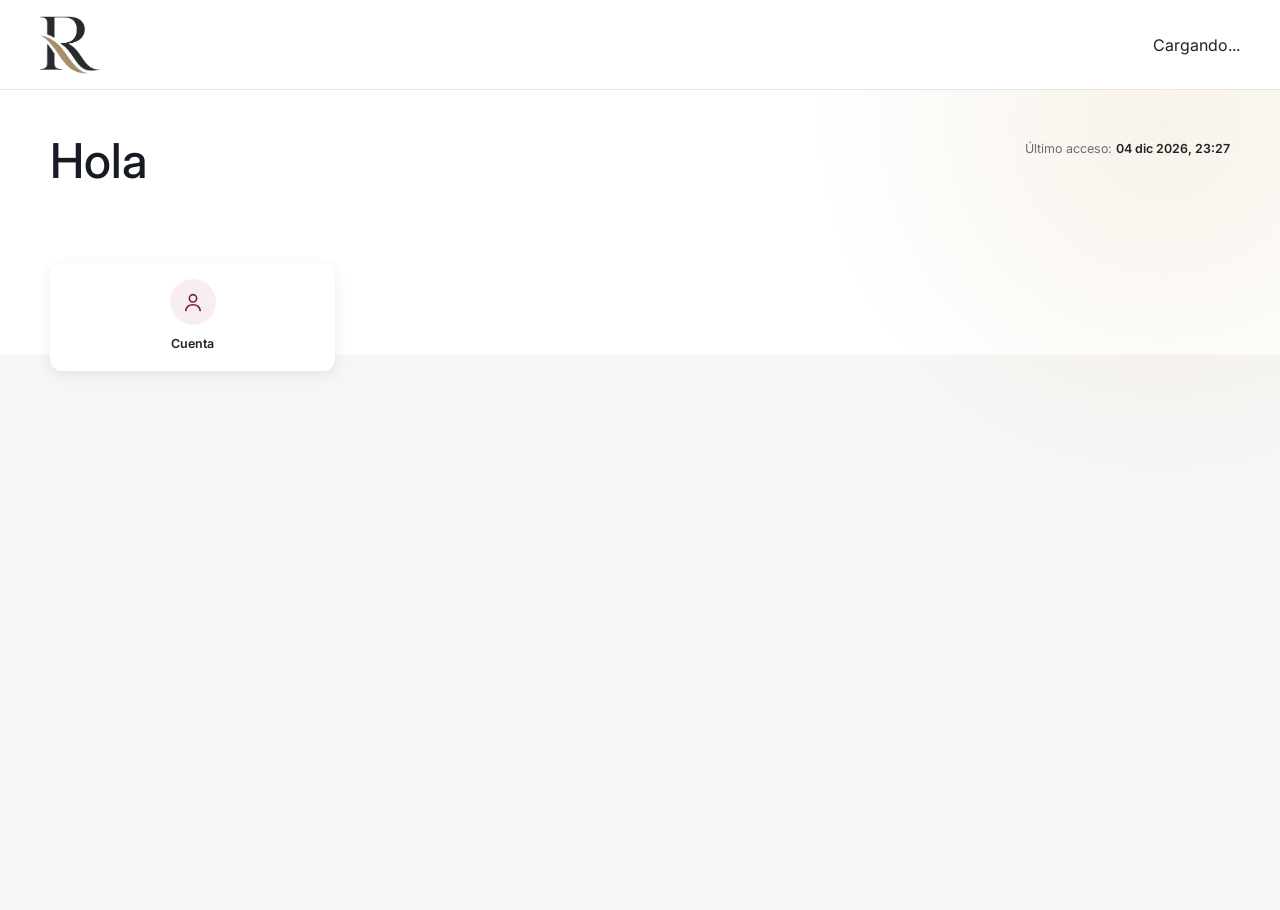
<file: rocha/home/index.html>
<!DOCTYPE html>
<html lang="es">

<head>
    <meta charset="UTF-8">
    <meta name="viewport" content="width=device-width, initial-scale=1.0">

    <title>Home | Rocha Apps</title>

    <link href="https://cdn.jsdelivr.net/npm/bootstrap@5.3.7/dist/css/bootstrap.min.css" rel="stylesheet">

    <link rel="preconnect" href="https://fonts.googleapis.com">
    <link rel="preconnect" href="https://fonts.gstatic.com" crossorigin>

    <link
        href="https://fonts.googleapis.com/css2?family=Cormorant+Garamond:wght@500;600;700&family=Inter:wght@300;400;500;600&display=swap"
        rel="stylesheet">

    <link href="../css.css" rel="stylesheet">

    <script type="module" src="../login.js"></script>

    <style>
        :root {
            --rocha-primary: #7a1f36;
            --rocha-primary-dark: #571426;
            --rocha-primary-soft: #f8eef1;
            --rocha-secondary: #c49b55;
            --rocha-secondary-soft: #fbf6ed;
            --rocha-accent: #a7742e;
            --rocha-text: #242124;
            --rocha-muted: #706a6c;
            --rocha-border: #e8e2e4;
            --rocha-background: #f7f6f5;
            --rocha-card: #ffffff;
            --rocha-success: #25735a;
            --rocha-shadow: 0 3px 14px rgba(44, 25, 31, 0.08);
            --rocha-shadow-hover: 0 9px 28px rgba(44, 25, 31, 0.13);
        }

        * {
            box-sizing: border-box;
        }

        body {
            margin: 0;
            min-height: 100vh;
            background: var(--rocha-background);
            color: var(--rocha-text);
            font-family: "Inter", sans-serif;
        }

        button,
        a {
            font-family: inherit;
        }

        .home-body {
            min-height: calc(100vh - 80px);
            background:
                radial-gradient(circle at 91% 4%,
                    rgba(196, 155, 85, 0.12),
                    transparent 22rem),
                linear-gradient(180deg,
                    #ffffff 0,
                    #ffffff 265px,
                    var(--rocha-background) 265px,
                    var(--rocha-background) 100%);
        }

        .home-shell {
            width: min(1180px, calc(100% - 40px));
            margin: 0 auto;
            padding: 42px 0 70px;
        }

        .overview-header {
            display: flex;
            align-items: flex-start;
            justify-content: space-between;
            gap: 30px;
            margin-bottom: 28px;
        }

        .welcome-block {
            min-width: 0;
        }

        .welcome-eyebrow {
            display: inline-flex;
            align-items: center;
            gap: 8px;
            margin-bottom: 9px;
            color: var(--rocha-primary);
            font-size: 0.75rem;
            font-weight: 700;
            letter-spacing: 0.1em;
            text-transform: uppercase;
        }

        .welcome-eyebrow::before {
            width: 24px;
            height: 2px;
            content: "";
            background: var(--rocha-secondary);
            border-radius: 10px;
        }

        .welcome-title {
            margin: 0 0 8px;
            color: var(--rocha-text);
            font-family: "Cormorant Garamond", serif;
            font-size: clamp(2.15rem, 4vw, 3.3rem);
            font-weight: 700;
            line-height: 0.95;
        }

        .welcome-subtitle {
            margin: 0;
            color: var(--rocha-muted);
            font-size: 0.94rem;
        }

        .last-access {
            margin-top: 8px;
            color: var(--rocha-muted);
            font-size: 0.78rem;
            white-space: nowrap;
        }

        .last-access strong {
            color: var(--rocha-text);
            font-weight: 600;
        }

        .summary-row {
            display: grid;
            grid-template-columns: minmax(280px, 1.25fr) minmax(240px, 0.75fr);
            gap: 18px;
            margin-bottom: 22px;
        }

        .balance-panel {
            position: relative;
            min-height: 170px;
            padding: 27px 30px;
            overflow: hidden;
            background:
                linear-gradient(120deg,
                    var(--rocha-primary-dark),
                    var(--rocha-primary));
            border-radius: var(--radius-large);
            box-shadow: 0 12px 30px rgba(87, 20, 38, 0.2);
            color: #ffffff;
        }

        .balance-panel::after {
            position: absolute;
            right: -60px;
            bottom: -90px;
            width: 240px;
            height: 240px;
            content: "";
            border: 40px solid rgba(255, 255, 255, 0.06);
            border-radius: 50%;
        }

        .balance-label {
            position: relative;
            z-index: 1;
            margin-bottom: 12px;
            color: rgba(255, 255, 255, 0.78);
            font-size: 0.76rem;
            font-weight: 600;
            letter-spacing: 0.08em;
            text-transform: uppercase;
        }

        .balance-value {
            position: relative;
            z-index: 1;
            display: flex;
            align-items: baseline;
            gap: 4px;
            margin-bottom: 13px;
            font-size: clamp(2rem, 4vw, 2.75rem);
            font-weight: 600;
            line-height: 1;
        }

        .balance-value small {
            font-size: 0.9rem;
            font-weight: 500;
        }

        .balance-footer {
            position: relative;
            z-index: 1;
            display: flex;
            align-items: center;
            justify-content: space-between;
            gap: 14px;
        }

        .balance-description {
            color: rgba(255, 255, 255, 0.73);
            font-size: 0.8rem;
        }

        .amount-toggle {
            position: relative;
            z-index: 2;
            display: inline-flex;
            align-items: center;
            gap: 7px;
            min-height: 34px;
            padding: 0 13px;
            color: #ffffff;
            background: rgba(255, 255, 255, 0.12);
            border: 1px solid rgba(255, 255, 255, 0.22);
            border-radius: 50px;
            font-size: 0.76rem;
            font-weight: 600;
            transition: 0.2s ease;
            cursor: pointer;
        }

        .amount-toggle:hover {
            background: rgba(255, 255, 255, 0.2);
        }

        .amount-toggle svg {
            width: 17px;
            height: 17px;
        }

        .activity-summary {
            display: flex;
            flex-direction: column;
            justify-content: space-between;
            min-height: 170px;
            padding: 24px;
            background: var(--rocha-card);
            border: 1px solid var(--rocha-border);
            border-radius: var(--radius-large);
            box-shadow: var(--rocha-shadow);
        }

        .summary-icon {
            display: grid;
            width: 44px;
            height: 44px;
            place-items: center;
            color: var(--rocha-primary);
            background: var(--rocha-primary-soft);
            border-radius: 12px;
        }

        .summary-icon svg {
            width: 22px;
            height: 22px;
        }

        .activity-summary h2 {
            margin: 18px 0 4px;
            font-size: 1.08rem;
            font-weight: 700;
        }

        .activity-summary p {
            margin: 0;
            color: var(--rocha-muted);
            font-size: 0.82rem;
        }

        .activity-summary strong {
            color: var(--rocha-primary);
        }

        .quick-actions {
            display: grid;
            grid-template-columns: repeat(4, minmax(100px, 1fr));
            gap: 13px;
            margin-bottom: 46px;
        }

        .quick-action {
            display: flex;
            min-height: 108px;
            padding: 15px 10px;
            align-items: center;
            flex-direction: column;
            justify-content: center;
            gap: 10px;
            color: var(--rocha-text);
            text-decoration: none;
            background: var(--rocha-card);
            border: 1px solid transparent;
            border-radius: 12px;
            box-shadow: var(--rocha-shadow);
            transition:
                transform 0.2s ease,
                border-color 0.2s ease,
                box-shadow 0.2s ease;
        }

        .quick-action:hover {
            color: var(--rocha-primary);
            border-color: rgba(122, 31, 54, 0.22);
            box-shadow: var(--rocha-shadow-hover);
            transform: translateY(-3px);
        }

        .quick-action-icon {
            display: grid;
            width: 46px;
            height: 46px;
            place-items: center;
            color: var(--rocha-primary);
            background: var(--rocha-primary-soft);
            border-radius: 50%;
        }

        .quick-action-icon.gold {
            color: var(--rocha-accent);
            background: var(--rocha-secondary-soft);
        }

        .quick-action-icon.green {
            color: var(--rocha-success);
            background: #eaf5f1;
        }

        .quick-action-icon svg {
            width: 22px;
            height: 22px;
        }

        .quick-action span:last-child {
            font-size: 0.78rem;
            font-weight: 600;
            text-align: center;
        }

        .section {
            margin-bottom: 40px;
        }

        .section-heading {
            display: flex;
            align-items: flex-end;
            justify-content: space-between;
            gap: 20px;
            margin-bottom: 17px;
        }

        .section-heading h2 {
            margin: 0;
            /* font-family: "Cormorant Garamond", serif; */
            font-size: 2rem;
            font-weight: 700;
        }

        .section-heading p {
            margin: 4px 0 0;
            color: var(--rocha-muted);
            font-size: 0.8rem;
        }

        .section-link {
            display: inline-flex;
            align-items: center;
            gap: 7px;
            color: var(--rocha-primary);
            font-size: 0.8rem;
            font-weight: 700;
            text-decoration: none;
            white-space: nowrap;
        }

        .section-link:hover {
            color: var(--rocha-primary-dark);
        }

        .section-link svg {
            width: 16px;
            height: 16px;
        }

        .products-grid {
            display: grid;
            grid-template-columns: 1.35fr 0.65fr;
            gap: 18px;
        }

        .primary-product-card,
        .secondary-product-card {
            background: var(--rocha-card);
            border: 1px solid var(--rocha-border);
            border-radius: var(--radius-large);
            box-shadow: var(--rocha-shadow);
        }

        .primary-product-card {
            padding: 25px 27px;
        }

        .product-topline {
            display: flex;
            align-items: flex-start;
            justify-content: space-between;
            gap: 20px;
            margin-bottom: 32px;
        }

        .product-identity {
            display: flex;
            align-items: center;
            gap: 14px;
            min-width: 0;
        }

        .product-logo {
            display: grid;
            width: 48px;
            height: 48px;
            flex: 0 0 48px;
            place-items: center;
            color: #ffffff;
            background: var(--rocha-primary);
            border-radius: 12px;
            font-family: "Cormorant Garamond", serif;
            font-size: 1.35rem;
            font-weight: 700;
        }

        .product-name {
            margin: 0 0 5px;
            font-size: 1rem;
            font-weight: 700;
        }

        .product-reference {
            overflow: hidden;
            margin: 0;
            color: var(--rocha-muted);
            font-size: 0.75rem;
            text-overflow: ellipsis;
            white-space: nowrap;
        }

        .product-menu {
            display: grid;
            width: 34px;
            height: 34px;
            flex: 0 0 34px;
            place-items: center;
            color: var(--rocha-muted);
            background: transparent;
            border: 0;
            border-radius: 50%;
            cursor: pointer;
        }

        .product-menu:hover {
            color: var(--rocha-primary);
            background: var(--rocha-primary-soft);
        }

        .product-menu svg {
            width: 19px;
            height: 19px;
        }

        .product-balance {
            display: flex;
            align-items: flex-end;
            justify-content: space-between;
            gap: 20px;
            padding-top: 20px;
            border-top: 1px solid var(--rocha-border);
        }

        .product-balance-label {
            color: var(--rocha-muted);
            font-size: 0.76rem;
        }

        .product-balance-value {
            font-size: 1.45rem;
            font-weight: 700;
            white-space: nowrap;
        }

        .product-balance-value small {
            font-size: 0.74rem;
            font-weight: 600;
        }

        .secondary-product-card {
            display: flex;
            min-height: 192px;
            padding: 25px;
            flex-direction: column;
            justify-content: space-between;
            background:
                linear-gradient(145deg,
                    #ffffff,
                    var(--rocha-secondary-soft));
        }

        .secondary-product-label {
            color: var(--rocha-accent);
            font-size: 0.72rem;
            font-weight: 700;
            letter-spacing: 0.08em;
            text-transform: uppercase;
        }

        .secondary-product-card h3 {
            margin: 10px 0 8px;
            font-size: 1.1rem;
            font-weight: 700;
        }

        .secondary-product-card p {
            margin: 0;
            color: var(--rocha-muted);
            font-size: 0.79rem;
            line-height: 1.55;
        }

        .secondary-product-button {
            display: inline-flex;
            width: fit-content;
            align-items: center;
            gap: 7px;
            color: var(--rocha-primary);
            font-size: 0.78rem;
            font-weight: 700;
            text-decoration: none;
        }

        .secondary-product-button:hover {
            color: var(--rocha-primary-dark);
        }

        .secondary-product-button svg {
            width: 16px;
            height: 16px;
        }

        .dashboard-grid {
            display: grid;
            grid-template-columns: 1.25fr 0.75fr;
            gap: 18px;
        }

        .activity-card,
        .financial-card {
            padding: 26px;
            background: var(--rocha-card);
            border: 1px solid var(--rocha-border);
            border-radius: var(--radius-large);
            box-shadow: var(--rocha-shadow);
        }

        .card-title-row {
            display: flex;
            align-items: center;
            justify-content: space-between;
            gap: 15px;
            margin-bottom: 23px;
        }

        .card-title-row h3 {
            margin: 0;
            font-size: 0.98rem;
            font-weight: 700;
        }

        .card-badge {
            padding: 5px 9px;
            color: var(--rocha-primary);
            background: var(--rocha-primary-soft);
            border-radius: 50px;
            font-size: 0.67rem;
            font-weight: 700;
        }

        .activity-list {
            display: flex;
            flex-direction: column;
        }

        .activity-item {
            display: grid;
            grid-template-columns: 42px minmax(0, 1fr) auto;
            gap: 14px;
            padding: 18px 0;
            align-items: center;
            border-bottom: 1px solid var(--rocha-border);
        }

        .activity-item:first-child {
            padding-top: 4px;
        }

        .activity-item:last-child {
            padding-bottom: 2px;
            border-bottom: 0;
        }

        .activity-icon {
            display: grid;
            width: 42px;
            height: 42px;
            place-items: center;
            color: var(--rocha-primary);
            background: var(--rocha-primary-soft);
            border-radius: 50%;
        }

        .activity-icon.gold {
            color: var(--rocha-accent);
            background: var(--rocha-secondary-soft);
        }

        .activity-icon.green {
            color: var(--rocha-success);
            background: #eaf5f1;
        }

        .activity-icon svg {
            width: 19px;
            height: 19px;
        }

        .activity-content {
            min-width: 0;
        }

        .activity-content h4 {
            overflow: hidden;
            margin: 0 0 4px;
            font-size: 0.84rem;
            font-weight: 700;
            text-overflow: ellipsis;
            white-space: nowrap;
        }

        .activity-content p {
            overflow: hidden;
            margin: 0;
            color: var(--rocha-muted);
            font-size: 0.73rem;
            text-overflow: ellipsis;
            white-space: nowrap;
        }

        .activity-time {
            color: var(--rocha-muted);
            font-size: 0.68rem;
            white-space: nowrap;
        }

        .financial-total {
            margin-bottom: 24px;
            text-align: center;
        }

        .financial-total span {
            display: block;
            margin-bottom: 5px;
            color: var(--rocha-muted);
            font-size: 0.74rem;
        }

        .financial-total strong {
            font-size: 1.55rem;
        }

        .chart {
            position: relative;
            width: 165px;
            height: 165px;
            margin: 0 auto 27px;
            background:
                conic-gradient(var(--rocha-primary) 0 43%,
                    var(--rocha-secondary) 43% 72%,
                    #d9c7b2 72% 91%,
                    #ddd8d9 91% 100%);
            border-radius: 50%;
        }

        .chart::after {
            position: absolute;
            inset: 32px;
            content: "";
            background: #ffffff;
            border-radius: 50%;
        }

        .chart-center {
            position: absolute;
            z-index: 1;
            inset: 0;
            display: grid;
            place-content: center;
            text-align: center;
        }

        .chart-center span {
            color: var(--rocha-muted);
            font-size: 0.65rem;
        }

        .chart-center strong {
            margin-top: 3px;
            font-size: 1rem;
        }

        .chart-legend {
            display: flex;
            flex-direction: column;
            gap: 12px;
        }

        .legend-item {
            display: grid;
            grid-template-columns: 12px 1fr auto;
            gap: 9px;
            align-items: center;
            font-size: 0.72rem;
        }

        .legend-color {
            width: 10px;
            height: 10px;
            border-radius: 3px;
        }

        .legend-color.primary {
            background: var(--rocha-primary);
        }

        .legend-color.secondary {
            background: var(--rocha-secondary);
        }

        .legend-color.soft {
            background: #d9c7b2;
        }

        .legend-item span:nth-child(2) {
            color: var(--rocha-muted);
        }

        .legend-item strong {
            font-size: 0.72rem;
        }

        .help-panel {
            display: grid;
            grid-template-columns: repeat(2, 1fr);
            gap: 16px;
        }

        .help-card {
            display: flex;
            min-height: 106px;
            padding: 20px;
            align-items: center;
            gap: 16px;
            color: var(--rocha-text);
            text-decoration: none;
            background: var(--rocha-card);
            border: 1px solid var(--rocha-border);
            border-radius: 12px;
            box-shadow: var(--rocha-shadow);
            transition:
                border-color 0.2s ease,
                transform 0.2s ease;
        }

        .help-card:hover {
            color: var(--rocha-text);
            border-color: rgba(122, 31, 54, 0.28);
            transform: translateY(-2px);
        }

        .help-icon {
            display: grid;
            width: 48px;
            height: 48px;
            flex: 0 0 48px;
            place-items: center;
            color: var(--rocha-primary);
            background: var(--rocha-primary-soft);
            border-radius: 12px;
        }

        .help-icon.gold {
            color: var(--rocha-accent);
            background: var(--rocha-secondary-soft);
        }

        .help-icon svg {
            width: 23px;
            height: 23px;
        }

        .help-content {
            flex: 1;
            min-width: 0;
        }

        .help-content strong {
            display: block;
            margin-bottom: 5px;
            font-size: 0.84rem;
        }

        .help-content span {
            display: block;
            overflow: hidden;
            color: var(--rocha-muted);
            font-size: 0.72rem;
            text-overflow: ellipsis;
            white-space: nowrap;
        }

        .help-arrow {
            width: 17px;
            height: 17px;
            flex: 0 0 17px;
            color: var(--rocha-primary);
        }

        .hidden-amount {
            letter-spacing: 0.16em;
        }

        /* Las secciones con módulo asociado arrancan ocultas hasta validar permisos. */
        [hidden] {
            display: none !important;
        }

        @media (max-width: 980px) {
            .quick-actions {
                grid-template-columns: repeat(3, 1fr);
            }

            .products-grid,
            .dashboard-grid {
                grid-template-columns: 1fr;
            }

            .secondary-product-card {
                min-height: 170px;
            }
        }

        @media (max-width: 720px) {
            .home-body {
                background:
                    linear-gradient(180deg,
                        #ffffff 0,
                        #ffffff 410px,
                        var(--rocha-background) 410px);
            }

            .home-shell {
                width: min(100% - 28px, 1180px);
                padding-top: 30px;
            }

            .overview-header {
                flex-direction: column;
                gap: 8px;
            }

            .last-access {
                margin-top: 0;
                white-space: normal;
            }

            .summary-row {
                grid-template-columns: 1fr;
            }

            .quick-actions {
                grid-template-columns: repeat(2, 1fr);
            }

            .section-heading {
                align-items: flex-start;
                flex-direction: column;
                gap: 8px;
            }

            .help-panel {
                grid-template-columns: 1fr;
            }
        }

        @media (max-width: 480px) {
            .home-shell {
                width: min(100% - 22px, 1180px);
            }

            .balance-panel,
            .activity-summary,
            .primary-product-card,
            .secondary-product-card,
            .activity-card,
            .financial-card {
                padding: 21px;
            }

            .balance-footer,
            .product-balance {
                align-items: flex-start;
                flex-direction: column;
            }

            .product-topline {
                margin-bottom: 23px;
            }

            .product-balance-value {
                align-self: flex-end;
            }

            .activity-item {
                grid-template-columns: 40px minmax(0, 1fr);
            }

            .activity-time {
                display: none;
            }
        }

        .activity-amount {
            font-size: 0.8rem;
            font-weight: 700;
            white-space: nowrap;
            text-align: right;
        }

        .activity-amount.positive {
            color: var(--rocha-success);
        }

        .activity-amount.negative {
            color: var(--rocha-primary);
        }

        .activity-item-link {
            color: inherit;
            text-decoration: none;
        }

        .activity-item-link:hover {
            color: inherit;
            background: rgba(122, 31, 54, 0.025);
        }

        .activity-empty,
        .activity-error {
            padding: 24px 0;

            color: var(--rocha-muted);

            font-size: 0.8rem;
            text-align: center;
        }

        @media (max-width: 480px) {
            .activity-amount {
                grid-column: 2;
                text-align: left;
            }
        }
    </style>
</head>

<body>

    <header>

        <div class="logo">
            <img src="../images/logo.png" alt="Rocha Apps">
        </div>

        <div class="user" id="userInfo">
            Cargando...
        </div>

    </header>

    <main class="home-body">

        <div class="home-shell">

            <section class="overview-header">

                <!-- <div class="welcome-block">

                    <div class="welcome-eyebrow">
                        Área personal
                    </div>

                    <h1 class="welcome-title">
                        Hola, bienvenido
                    </h1>

                    <p class="welcome-subtitle">
                        Consulta y gestiona toda tu información desde un único lugar.
                    </p>

                </div> -->

                <div class="header-title">
                    <h1>
                        Hola
                    </h1>
<!-- 
                    <p>
                        Consulta y gestiona toda tu información.
                    </p> -->

                </div>

                <div class="last-access">
                    Último acceso:
                    <strong id="lastAccess">hoy</strong>
                </div>

            </section>

            <section class="summary-row" data-feature="debts" hidden>

                <article class="balance-panel">

                    <div class="balance-label">
                        Posición global
                    </div>

                    <div class="balance-value" id="globalAmount">
                        <span class="amount-content">0,00</span>
                        <small>EUR</small>
                    </div>

                    <!-- <div class="balance-footer">

                        <span class="balance-description">
                            Resumen de tus productos y servicios
                        </span>

                        <button class="amount-toggle" id="amountToggle" type="button" aria-label="Ocultar importes">
                            <svg viewBox="0 0 24 24" fill="none" stroke="currentColor" stroke-width="1.8"
                                aria-hidden="true">
                                <path d="M2 12s3.5-6 10-6 10 6 10 6-3.5 6-10 6S2 12 2 12Z"></path>
                                <circle cx="12" cy="12" r="2.5"></circle>
                            </svg>

                            <span>Ocultar importes</span>
                        </button>

                    </div> -->

                </article>

                <article class="activity-summary">

                    <div>

                        <div class="summary-icon">
                            <svg viewBox="0 0 24 24" fill="none" stroke="currentColor" stroke-width="1.8"
                                aria-hidden="true">
                                <path d="M6 3v3M18 3v3M4 9h16"></path>
                                <rect x="3" y="5" width="18" height="16" rx="2"></rect>
                                <path d="m8 15 2 2 5-5"></path>
                            </svg>
                        </div>

                        <h2>Actividad reciente</h2>

                        <p>
                            Tienes <strong>3 novedades</strong> desde tu último acceso.
                        </p>

                    </div>

                </article>

            </section>

            <nav class="quick-actions" aria-label="Accesos rápidos">

                <a href="../debts/" class="quick-action" data-feature="debts" hidden>

                    <span class="quick-action-icon green">
                        <svg viewBox="0 0 24 24" fill="none" stroke="currentColor" stroke-width="1.8"
                            aria-hidden="true">
                            <path d="M4 19V9M10 19V5M16 19v-7M22 19V3"></path>
                        </svg>
                    </span>

                    <span>Movimientos</span>

                </a>

                <a href="../edenred/" class="quick-action" data-feature="debts" hidden>

                    <span class="quick-action-icon gold">
                        <svg viewBox="0 0 24 24" fill="none" stroke="currentColor" stroke-width="1.8"
                            aria-hidden="true">
                            <rect x="3" y="5" width="18" height="14" rx="2"></rect>
                            <path d="M3 9h18M7 14h3"></path>
                        </svg>
                    </span>

                    <span>Tarjetas Edenred</span>

                </a>

                <a href="../sport/" class="quick-action" data-feature="sports" hidden>

                    <span class="quick-action-icon green">
                        <svg viewBox="0 0 24 24" fill="none" stroke="currentColor" stroke-width="1.8"
                            aria-hidden="true">
                            <path d="M6.5 6.5v11M17.5 6.5v11M3 9v6M21 9v6M6.5 12h11"></path>
                        </svg>
                    </span>

                    <span>Entrenamientos</span>

                </a>

                <!-- <a href="../proyectos/" class="quick-action">

                    <span class="quick-action-icon">
                        <svg viewBox="0 0 24 24" fill="none" stroke="currentColor" stroke-width="1.8"
                            aria-hidden="true">
                            <path d="M4 4h6l2 3h8v13H4Z"></path>
                            <path d="M4 9h16"></path>
                        </svg>
                    </span>

                    <span>Proyectos</span>

                </a> -->

                <a href="../documentos/" class="quick-action" data-feature="debts" hidden>

                    <span class="quick-action-icon gold">
                        <svg viewBox="0 0 24 24" fill="none" stroke="currentColor" stroke-width="1.8"
                            aria-hidden="true">
                            <path d="M6 2h9l4 4v16H6Z"></path>
                            <path d="M14 2v5h5M9 12h7M9 16h7"></path>
                        </svg>
                    </span>

                    <span>Documentos</span>

                </a>

                <a href="../account/" class="quick-action">

                    <span class="quick-action-icon">
                        <svg viewBox="0 0 24 24" fill="none" stroke="currentColor" stroke-width="1.8"
                            aria-hidden="true">
                            <circle cx="12" cy="8" r="4"></circle>
                            <path d="M4 22c.5-5 3.2-7 8-7s7.5 2 8 7"></path>
                        </svg>
                    </span>

                    <span>Cuenta</span>

                </a>

            </nav>

            <!-- <section class="section">

                <div class="section-heading">

                    <div>
                        <h2>Tus productos</h2>
                        <p>Información principal de tus servicios activos.</p>
                    </div>

                    <a href="../account/" class="section-link">
                        Ver todos

                        <svg
                            viewBox="0 0 24 24"
                            fill="none"
                            stroke="currentColor"
                            stroke-width="2"
                            aria-hidden="true"
                        >
                            <path d="m9 18 6-6-6-6"></path>
                        </svg>
                    </a>

                </div>

                <div class="products-grid">

                    <article class="primary-product-card">

                        <div class="product-topline">

                            <div class="product-identity">

                                <div class="product-logo">
                                    R
                                </div>

                                <div>
                                    <h3 class="product-name">
                                        Cuenta Rocha
                                    </h3>

                                    <p class="product-reference">
                                        Área financiera personal
                                    </p>
                                </div>

                            </div>

                            <button
                                class="product-menu"
                                type="button"
                                aria-label="Más opciones"
                            >
                                <svg
                                    viewBox="0 0 24 24"
                                    fill="currentColor"
                                    aria-hidden="true"
                                >
                                    <circle cx="5" cy="12" r="1.7"></circle>
                                    <circle cx="12" cy="12" r="1.7"></circle>
                                    <circle cx="19" cy="12" r="1.7"></circle>
                                </svg>
                            </button>

                        </div>

                        <div class="product-balance">

               >EUR</small>
                            </strong>

                        </div>

                    </article>

                    <article class="secondary-product-card">

                        <div>

                            <span class="secondary-product-label">
                                Beneficios
                            </span>

                            <h3>Tarjetas Edenred</h3>

                            <p>
                                Consulta tus tarjetas autorizadas y revisa su saldo disponible.
                            </p>

                        </div>

                        <a href="../edenred/" class="secondary-product-button">
                            Consultar tarjetas

                            <svg
                                viewBox="0 0 24 24"
                                fill="none"
                                stroke="currentColor"
                                stroke-width="2"
                                aria-hidden="true"
                            >
                                <path d="m9 18 6-6-6-6"></path>
                            </svg>
                        </a>

                    </article>

                </div>

            </section> -->

            <section class="section" id="activity" data-feature="debts" hidden>

                <div class="section-heading">

                    <div>
                        <h2>Tu actividad</h2>
                        <p>Resumen de los últimos cambios registrados.</p>
                    </div>

                    <a href="../movimientos/" class="section-link">
                        Ver actividad

                        <svg viewBox="0 0 24 24" fill="none" stroke="currentColor" stroke-width="2" aria-hidden="true">
                            <path d="m9 18 6-6-6-6"></path>
                        </svg>
                    </a>

                </div>

                <div class="dashboard-grid">

                    <article class="activity-card">

                        <div class="card-title-row">
                            <h3>Movimientos recientes</h3>
                            <!-- <span class="card-badge">
                                Últimas novedades
                            </span> -->
                        </div>

                        <div id="recentMovementsList" class="activity-list" aria-live="polite">
                            <div class="activity-item">

                                <div class="activity-icon">
                                    <div class="spinner-border spinner-border-sm" role="status">
                                        <span class="visually-hidden">
                                            Cargando movimientos...
                                        </span>
                                    </div>
                                </div>

                                <div class="activity-content">
                                    <h4>
                                        Cargando movimientos
                                    </h4>

                                    <p>
                                        Consultando tu actividad más reciente.
                                    </p>
                                </div>

                            </div>
                        </div>

                    </article>

                    <article class="financial-card">

                        <div class="card-title-row">
                            <h3>Análisis financiero</h3>

                            <span class="card-badge">
                                Resumen
                            </span>
                        </div>

                        <div class="financial-total">
                            <span>
                                Importe total del mes
                            </span>

                            <strong>
                                <span class="amount-content">0,00</span>
                                EUR
                            </strong>
                        </div>

                        <div class="chart" role="img"
                            aria-label="Distribución financiera: pagos 43%, servicios 29% y otros 28%">

                            <div class="chart-center">
                                <span>Este mes</span>
                                <strong>100%</strong>
                            </div>

                        </div>

                        <div class="chart-legend">

                            <div class="legend-item">
                                <span class="legend-color primary"></span>
                                <span>Pagos</span>
                                <strong>43%</strong>
                            </div>

                            <div class="legend-item">
                                <span class="legend-color secondary"></span>
                                <span>Servicios</span>
                                <strong>29%</strong>
                            </div>

                            <div class="legend-item">
                                <span class="legend-color soft"></span>
                                <span>Otros</span>
                                <strong>28%</strong>
                            </div>

                        </div>

                    </article>

                </div>

            </section>

            <!-- <section class="section">

                <div class="section-heading">

                    <div>
                        <h2>¿Necesitas ayuda?</h2>

                        <p>
                            Accede rápidamente a tus opciones de soporte y configuración.
                        </p>
                    </div>

                </div>

                <div class="help-panel">

                    <a href="../account/" class="help-card">

                        <span class="help-icon">
                            <svg
                                viewBox="0 0 24 24"
                                fill="none"
                                stroke="currentColor"
                                stroke-width="1.8"
                                aria-hidden="true"
                            >
                                <circle cx="12" cy="8" r="4"></circle>
                                <path d="M4 22c.5-5 3.2-7 8-7s7.5 2 8 7"></path>
                            </svg>
                        </span>

                        <span class="help-content">
                            <strong>
                                Configuración de tu cuenta
                            </strong>

                            <span>
                                Gestiona tu perfil y tus datos personales.
                            </span>
                        </span>

                        <svg
                            class="help-arrow"
                            viewBox="0 0 24 24"
                            fill="none"
                            stroke="currentColor"
                            stroke-width="2"
                            aria-hidden="true"
                        >
                            <path d="m9 18 6-6-6-6"></path>
                        </svg>

                    </a>

                    <a href="../contacto/" class="help-card">

                        <span class="help-icon gold">
                            <svg
                                viewBox="0 0 24 24"
                                fill="none"
                                stroke="currentColor"
                                stroke-width="1.8"
                                aria-hidden="true"
                            >
                                <path d="M4 13a8 8 0 0 1 16 0"></path>
                                <path d="M4 13v5h4v-6H4M20 13v5h-4v-6h4"></path>
                                <path d="M16 18c0 2-1.5 3-4 3"></path>
                            </svg>
                        </span>

                        <span class="help-content">
                            <strong>
                                Soporte Rocha Apps
                            </strong>

                            <span>
                                Contacta con el equipo de asistencia.
                            </span>
                        </span>

                        <svg
                            class="help-arrow"
                            viewBox="0 0 24 24"
                            fill="none"
                            stroke="currentColor"
                            stroke-width="2"
                            aria-hidden="true"
                        >
                            <path d="m9 18 6-6-6-6"></path>
                        </svg>

                    </a>

                </div>

            </section> -->

        </div>

    </main>

    <script>
        document.addEventListener("DOMContentLoaded", () => {
            const amountToggle =
                document.getElementById("amountToggle");

            const amountElements =
                document.querySelectorAll(".amount-content");

            const lastAccess =
                document.getElementById("lastAccess");

            let amountsVisible = true;

            const originalAmounts = new Map();

            amountElements.forEach((element) => {
                originalAmounts.set(
                    element,
                    element.textContent.trim()
                );
            });

            if (lastAccess) {
                const formatter =
                    new Intl.DateTimeFormat(
                        "es-ES",
                        {
                            day: "2-digit",
                            month: "short",
                            year: "numeric",
                            hour: "2-digit",
                            minute: "2-digit"
                        }
                    );

                lastAccess.textContent =
                    formatter.format(new Date());
            }

            if (amountToggle) {
                amountToggle.addEventListener(
                    "click",
                    () => {
                        amountsVisible =
                            !amountsVisible;

                        amountElements.forEach(
                            (element) => {
                                if (amountsVisible) {
                                    element.textContent =
                                        originalAmounts.get(element);

                                    element.classList.remove(
                                        "hidden-amount"
                                    );
                                } else {
                                    element.textContent =
                                        "••••••";

                                    element.classList.add(
                                        "hidden-amount"
                                    );
                                }
                            }
                        );

                        const buttonText =
                            amountToggle.querySelector("span");

                        if (buttonText) {
                            buttonText.textContent =
                                amountsVisible
                                    ? "Ocultar importes"
                                    : "Mostrar importes";
                        }

                        amountToggle.setAttribute(
                            "aria-label",
                            amountsVisible
                                ? "Ocultar importes"
                                : "Mostrar importes"
                        );
                    }
                );
            }
        });
    </script>

    <script type="module">
        import { session, user } from "../login.js";

        const RECENT_MOVEMENTS_FUNCTION_URL =
            "https://lpmpqeibsrzvmmvjnmgf.supabase.co/functions/v1/recent-movements";

        const DEBTS_FUNCTION_URL =
            "https://lpmpqeibsrzvmmvjnmgf.supabase.co/functions/v1/debts-data";

        const USER_FEATURES_FUNCTION_URL =
            "https://lpmpqeibsrzvmmvjnmgf.supabase.co/functions/v1/user-features";

        const ACCESS_TOKEN =
            new URLSearchParams(window.location.search).get("access");

        const globalAmount =
            document.getElementById("globalAmount");

        const balanceDescription =
            document.querySelector(".balance-description");

        const recentMovementsList =
            document.getElementById(
                "recentMovementsList"
            );

        function normalizeAmount(value) {
            const amount = Number(value);

            if (!Number.isFinite(amount)) {
                throw new Error("Se ha recibido un importe de deuda no válido.");
            }

            return amount;
        }

        async function loadDebtBalance() {
            if (!user?.id || !session?.access_token) {
                throw new Error(
                    "No se ha podido identificar la sesión para cargar las deudas."
                );
            }

            const response = await fetch(
                DEBTS_FUNCTION_URL,
                {
                    method: "POST",
                    headers: {
                        "Content-Type": "application/json",
                        "Authorization": `Bearer ${session.access_token}`
                    },
                    body: JSON.stringify({
                        action: "getDebt"
                    })
                }
            );

            const responseText = await response.text();
            let result = {};

            if (responseText) {
                try {
                    result = JSON.parse(responseText);
                } catch {
                    throw new Error(
                        `La respuesta de deudas no es válida. HTTP ${response.status}.`
                    );
                }
            }

            if (!response.ok) {
                throw new Error(
                    result.error ||
                    result.message ||
                    `No se pudieron cargar las deudas. HTTP ${response.status}.`
                );
            }

            if (!result.debt || !Array.isArray(result.movements)) {
                throw new Error(
                    "La respuesta de deudas no contiene los movimientos esperados."
                );
            }

            return result.movements.reduce(
                (total, movement) =>
                    total + normalizeAmount(movement.quantity),
                0
            );
        }

        const financialProducts = [
            {
                id: "debts",
                loadBalance: loadDebtBalance
            }
        ];

        function formatGlobalAmount(amount) {
            return new Intl.NumberFormat(
                "es-ES",
                {
                    minimumFractionDigits: 2,
                    maximumFractionDigits: 2,
                    signDisplay: "always"
                }
            ).format(amount);
        }

        function escapeHtml(value) {
            return String(
                value ?? ""
            )
                .replaceAll(
                    "&",
                    "&amp;"
                )
                .replaceAll(
                    "<",
                    "&lt;"
                )
                .replaceAll(
                    ">",
                    "&gt;"
                )
                .replaceAll(
                    '"',
                    "&quot;"
                )
                .replaceAll(
                    "'",
                    "&#039;"
                );
        }


        function formatMovementAmount(
            movement
        ) {
            const amount =
                Number(
                    movement.amount
                );

            if (
                !Number.isFinite(
                    amount
                )
            ) {
                return "--";
            }

            return new Intl.NumberFormat(
                "es-ES",
                {
                    style:
                        "currency",

                    currency:
                        movement.currency ||
                        "EUR",

                    signDisplay:
                        "always"
                }
            ).format(amount);
        }


        function formatMovementTime(
            value
        ) {
            const date =
                new Date(
                    value
                );

            if (
                Number.isNaN(
                    date.getTime()
                )
            ) {
                return "";
            }

            const now =
                new Date();

            const sameDay =
                date.getFullYear() ===
                now.getFullYear() &&
                date.getMonth() ===
                now.getMonth() &&
                date.getDate() ===
                now.getDate();

            if (sameDay) {
                return new Intl.DateTimeFormat(
                    "es-ES",
                    {
                        hour:
                            "2-digit",

                        minute:
                            "2-digit"
                    }
                ).format(date);
            }

            return new Intl.DateTimeFormat(
                "es-ES",
                {
                    day:
                        "2-digit",

                    month:
                        "short"
                }
            ).format(date);
        }


        function getMovementIcon(
            movement
        ) {
            if (
                movement.source ===
                "edenred"
            ) {
                return `
            <svg
                viewBox="0 0 24 24"
                fill="none"
                stroke="currentColor"
                stroke-width="1.8"
                aria-hidden="true"
            >
                <rect
                    x="3"
                    y="5"
                    width="18"
                    height="14"
                    rx="2"
                ></rect>

                <path d="M3 9h18M7 14h3"></path>
            </svg>
        `;
            }

            if (
                movement.type ===
                "devolucion"
            ) {
                return `
            <svg
                viewBox="0 0 24 24"
                fill="none"
                stroke="currentColor"
                stroke-width="1.8"
                aria-hidden="true"
            >
                <path d="M12 4v16"></path>
                <path d="m18 14-6 6-6-6"></path>
            </svg>
        `;
            }

            return `
        <svg
            viewBox="0 0 24 24"
            fill="none"
            stroke="currentColor"
            stroke-width="1.8"
            aria-hidden="true"
        >
            <path d="M12 20V4"></path>
            <path d="m6 10 6-6 6 6"></path>
        </svg>
    `;
        }


        function getMovementIconClass(
            movement
        ) {
            if (
                movement.source ===
                "edenred"
            ) {
                return "gold";
            }

            if (
                movement.type ===
                "devolucion"
            ) {
                return "green";
            }

            return "";
        }


        function renderRecentMovements(
            movements
        ) {
            if (
                !recentMovementsList
            ) {
                return;
            }

            if (
                !Array.isArray(
                    movements
                ) ||
                movements.length === 0
            ) {
                recentMovementsList.innerHTML = `
            <div class="activity-empty">
                No tienes movimientos recientes.
            </div>
        `;

                return;
            }

            recentMovementsList.innerHTML =
                movements
                    .map(
                        (movement) => {
                            const amount =
                                Number(
                                    movement.amount
                                );

                            const amountClass =
                                amount >= 0
                                    ? "positive"
                                    : "negative";

                            return `
                        <a
                            href="${escapeHtml(
                                movement.link ||
                                "#"
                            )}"
                            class="activity-item activity-item-link"
                        >
                            <div
                                class="activity-icon ${escapeHtml(
                                getMovementIconClass(
                                    movement
                                )
                            )}"
                            >
                                ${getMovementIcon(
                                movement
                            )}
                            </div>

                            <div class="activity-content">
                                <h4>
                                    ${escapeHtml(
                                movement.title ||
                                "Movimiento"
                            )}
                                </h4>

                                <p>
                                    ${escapeHtml(
                                movement.description ||
                                ""
                            )}
                                    ·
                                    ${escapeHtml(
                                formatMovementTime(
                                    movement.timestamp
                                )
                            )}
                                </p>
                            </div>

                            <span
                                class="activity-amount ${amountClass}"
                            >
                                ${escapeHtml(
                                formatMovementAmount(
                                    movement
                                )
                            )}
                            </span>
                        </a>
                    `;
                        }
                    )
                    .join("");
        }


        async function loadRecentMovements() {
            if (
                !session?.access_token
            ) {
                throw new Error(
                    "No se ha encontrado una sesión válida para consultar los movimientos."
                );
            }

            const response =
                await fetch(
                    RECENT_MOVEMENTS_FUNCTION_URL,
                    {
                        method:
                            "POST",

                        headers: {
                            "Content-Type":
                                "application/json",

                            "Authorization":
                                `Bearer ${session.access_token}`
                        },

                        body:
                            JSON.stringify({
                                action:
                                    "getRecentMovements",

                                limit:
                                    5
                            })
                    }
                );

            const responseText =
                await response.text();

            let result = {};

            if (responseText) {
                try {
                    result =
                        JSON.parse(
                            responseText
                        );
                } catch {
                    throw new Error(
                        `La respuesta de movimientos no es válida. HTTP ${response.status}.`
                    );
                }
            }

            if (!response.ok) {
                throw new Error(
                    result.error ||
                    result.message ||
                    `No se pudieron cargar los movimientos. HTTP ${response.status}.`
                );
            }

            renderRecentMovements(
                result.movements
            );
        }

        async function loadGlobalBalance() {
            const balances = await Promise.all(
                financialProducts.map(product => product.loadBalance())
            );

            const total = balances.reduce(
                (sum, balance) => sum + balance,
                0
            );

            const formattedAmount = formatGlobalAmount(total);
            const amountContent =
                globalAmount?.querySelector(".amount-content");

            if (amountContent) {
                amountContent.textContent =
                    formattedAmount;
            }

            if (globalAmount) {
                globalAmount.querySelector("small").textContent = "EUR";
            }

            if (balanceDescription) {
                balanceDescription.textContent =
                    "Saldo neto de tus préstamos";
            }
        }

        async function loadFeatures() {
            const headers = {
                "Content-Type": "application/json"
            };

            const body = {};

            if (session?.access_token) {
                headers.Authorization = `Bearer ${session.access_token}`;
            } else if (ACCESS_TOKEN) {
                body.accessToken = ACCESS_TOKEN;
            }

            const response = await fetch(
                USER_FEATURES_FUNCTION_URL,
                {
                    method: "POST",
                    headers,
                    body: JSON.stringify(body)
                }
            );

            const result = await response.json().catch(() => ({}));

            if (!response.ok) {
                throw new Error(
                    result.error ||
                    `No se pudieron cargar los permisos. HTTP ${response.status}.`
                );
            }

            return Array.isArray(result.features) ? result.features : [];
        }

        function applyFeatures(features) {
            const allowed = new Set(features);

            document
                .querySelectorAll("[data-feature]")
                .forEach((element) => {
                    if (allowed.has(element.dataset.feature)) {
                        element.removeAttribute("hidden");
                    }
                });

            return allowed;
        }

        loadFeatures()
            .then((features) => {
                const allowed = applyFeatures(features);

                if (!allowed.has("debts")) {
                    return;
                }

                loadGlobalBalance().catch(
                    (error) => {
                        console.error(
                            "Error cargando la posición global:",
                            error
                        );

                        if (balanceDescription) {
                            balanceDescription.textContent =
                                "No se pudo cargar la posición global.";
                        }
                    }
                );

                loadRecentMovements().catch(
                    (error) => {
                        console.error(
                            "Error cargando los movimientos recientes:",
                            error
                        );

                        if (
                            recentMovementsList
                        ) {
                            recentMovementsList.innerHTML = `
                <div class="activity-error">
                    No se pudieron cargar los movimientos recientes.
                </div>
            `;
                        }
                    }
                );
            })
            .catch((error) => {
                console.error(
                    "Error cargando los permisos del usuario:",
                    error
                );
            });
    </script>

</body>

</html>
</file>
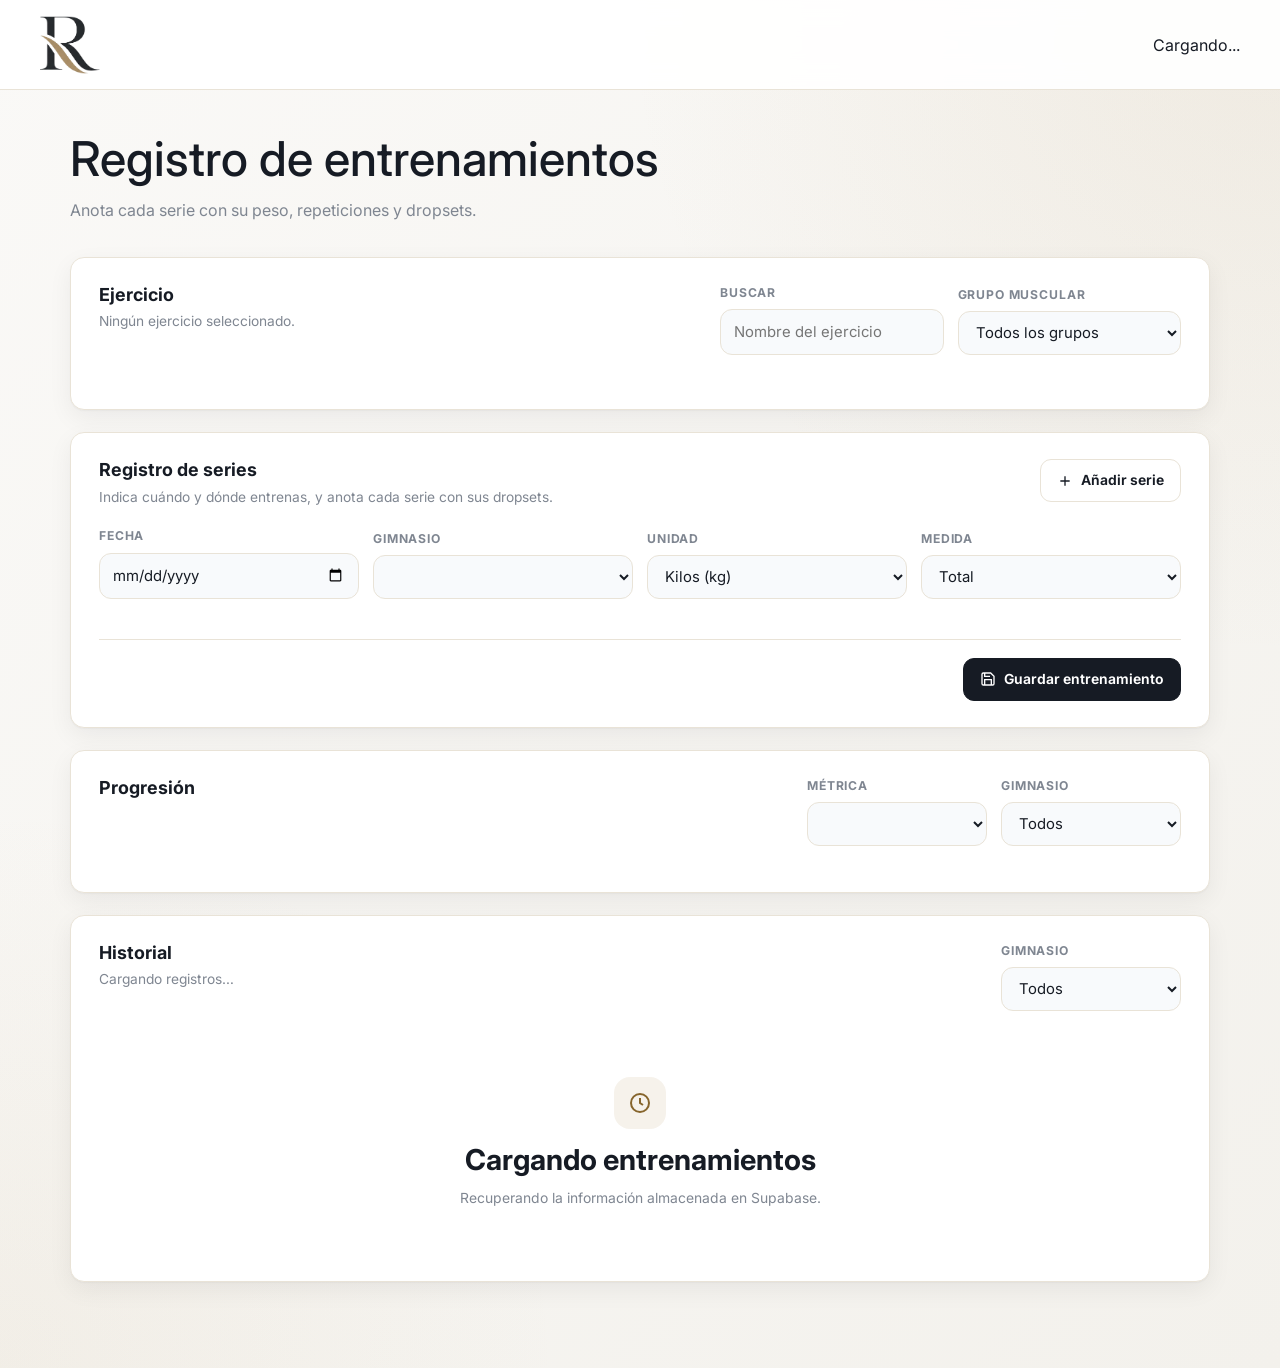
<file: rocha/sport/index.html>
<!DOCTYPE html>
<html lang="es">

<head>

    <meta charset="UTF-8">
    <meta name="viewport" content="width=device-width, initial-scale=1.0">

    <title>Entrenamientos | ROCHA</title>

    <link href="https://cdn.jsdelivr.net/npm/bootstrap@5.3.7/dist/css/bootstrap.min.css" rel="stylesheet">

    <link rel="preconnect" href="https://fonts.googleapis.com">

    <link rel="preconnect" href="https://fonts.gstatic.com" crossorigin>

    <link
        href="https://fonts.googleapis.com/css2?family=Cormorant+Garamond:wght@500;600;700&family=Inter:wght@300;400;500;600;700;800&display=swap"
        rel="stylesheet">

    <link href="../css.css" rel="stylesheet">

    <script type="module" src="../access_token.js"></script>

    <style>
        .page-eyebrow {
            display: flex;
            align-items: center;
            gap: 10px;

            margin-bottom: 9px;

            color: var(--rocha-gold-dark);

            font-size: .75rem;
            font-weight: 750;
            letter-spacing: .17em;
            text-transform: uppercase;
        }

        .page-eyebrow::before {
            width: 34px;
            height: 1px;

            content: "";

            background: var(--rocha-gold);
        }

        .page-subtitle {
            max-width: 670px;

            margin: 14px 0 0;

            color: var(--rocha-muted);

            font-size: .97rem;
            line-height: 1.65;
        }

        .card {
            background: var(--rocha-card);

            border: 1px solid var(--rocha-border);
            border-radius: var(--radius-large);

            box-shadow: var(--shadow);
        }

        .section-card {
            padding: 26px 28px;

            margin-bottom: 22px;
        }

        .section-heading {
            display: flex;
            align-items: flex-start;
            justify-content: space-between;
            gap: 18px;
            flex-wrap: wrap;

            margin-bottom: 20px;
        }

        .section-title {
            margin: 0;

            font-size: 1.12rem;
            font-weight: 700;

            color: var(--rocha-black);
        }

        .section-description {
            margin: 6px 0 0;

            color: var(--rocha-muted);

            font-size: .86rem;
        }

        .summary-grid {
            display: grid;

            grid-template-columns: 1.4fr 1fr 1fr 1fr;

            gap: 18px;

            margin-bottom: 22px;
        }

        .highlight-card {
            position: relative;

            min-height: 178px;
            overflow: hidden;

            padding: 28px;

            color: white;

            background:
                linear-gradient(135deg,
                    #161b24 0%,
                    #252c38 58%,
                    #10141b 100%);

            border: 1px solid rgba(185, 155, 104, .34);
            border-radius: var(--radius-large);

            box-shadow: 0 25px 55px rgba(22, 27, 36, .18);
        }

        .highlight-card::before {
            position: absolute;
            top: -95px;
            right: -70px;

            width: 250px;
            height: 250px;

            content: "";

            background:
                radial-gradient(circle,
                    rgba(210, 187, 145, .25),
                    rgba(185, 155, 104, .05) 55%,
                    transparent 70%);

            border-radius: 50%;
        }

        .card-label {
            display: flex;
            align-items: center;
            gap: 9px;

            margin-bottom: 18px;

            color: rgba(255, 255, 255, .69);

            font-size: .78rem;
            font-weight: 700;
            letter-spacing: .09em;
            text-transform: uppercase;
        }

        .card-label svg {
            width: 19px;
            height: 19px;

            color: var(--rocha-gold-light);
        }

        .highlight-value {
            position: relative;
            z-index: 1;

            margin: 0;

            font-size: clamp(2.3rem, 5vw, 3.1rem);
            font-weight: 700;
            line-height: .95;
            letter-spacing: -.04em;
        }

        .highlight-detail {
            position: relative;
            z-index: 1;

            margin: 14px 0 0;

            color: rgba(255, 255, 255, .7);

            font-size: .85rem;
        }

        .stat-card {
            display: flex;
            flex-direction: column;
            justify-content: space-between;

            min-height: 178px;
            padding: 24px;

            transition:
                transform .24s ease,
                box-shadow .24s ease;
        }

        .stat-card:hover {
            transform: translateY(-3px);
        }

        .stat-icon {
            display: grid;
            place-items: center;

            width: 44px;
            height: 44px;

            margin-bottom: 18px;

            border-radius: 14px;
        }

        .stat-icon svg {
            width: 21px;
            height: 21px;
        }

        .stat-icon.volume {
            color: var(--primary);
            background: var(--primary-light);
        }

        .stat-icon.sets {
            color: var(--positive);
            background: var(--positive-light);
        }

        .stat-icon.record {
            color: var(--expense);
            background: var(--expense-light);
        }

        .stat-name {
            margin: 0 0 6px;

            color: var(--rocha-muted);

            font-size: .82rem;
            font-weight: 600;
        }

        .stat-value {
            margin: 0;

            font-size: 1.7rem;
            font-weight: 700;
            letter-spacing: -.03em;

            color: var(--rocha-black);
        }

        .stat-hint {
            margin: 6px 0 0;

            color: var(--rocha-muted);

            font-size: .78rem;
        }

        .field-grid {
            display: grid;

            grid-template-columns: repeat(auto-fit, minmax(190px, 1fr));

            gap: 16px;
        }

        .field {
            display: flex;
            flex-direction: column;
            gap: 7px;
        }

        .field label {
            color: var(--rocha-muted);

            font-size: .76rem;
            font-weight: 700;
            letter-spacing: .07em;
            text-transform: uppercase;
        }

        .field input,
        .field select,
        .field textarea {
            width: 100%;

            padding: 11px 13px;

            color: var(--rocha-text);

            font-family: inherit;
            font-size: .93rem;

            background: var(--surface-secondary);

            border: 1px solid var(--rocha-border);
            border-radius: 12px;

            outline: none;

            transition:
                border-color .18s ease,
                box-shadow .18s ease;
        }

        .field input:focus,
        .field select:focus,
        .field textarea:focus {
            border-color: var(--rocha-gold);

            box-shadow: 0 0 0 3px rgba(185, 155, 104, .18);
        }

        .exercise-picker {
            display: grid;

            grid-template-columns: repeat(auto-fill, minmax(250px, 1fr));

            gap: 14px;

            max-height: 430px;
            overflow-y: auto;

            padding: 4px;
        }

        .exercise-option {
            display: flex;
            flex-direction: column;

            overflow: hidden;

            text-align: left;

            background: var(--surface);

            border: 1px solid var(--rocha-border);
            border-radius: 14px;

            cursor: pointer;

            transition:
                border-color .2s ease,
                transform .2s ease,
                box-shadow .2s ease;
        }

        .exercise-option:hover {
            transform: translateY(-2px);

            border-color: var(--rocha-gold-light);

            box-shadow: var(--shadow);
        }

        .exercise-option.selected {
            border-color: var(--rocha-gold);

            box-shadow: 0 0 0 3px rgba(185, 155, 104, .2);
        }

        .exercise-thumb {
            position: relative;

            width: 100%;
            aspect-ratio: 4 / 3;

            background:
                linear-gradient(135deg, #f3f1ec, #e9e3d7);
        }

        .exercise-thumb img {
            width: 100%;
            height: 100%;

            object-fit: cover;

            display: block;
        }

        .exercise-body {
            padding: 11px 13px 14px;
        }

        .exercise-name {
            display: flex;
            align-items: center;
            gap: 7px;
            flex-wrap: wrap;

            margin: 0;

            font-size: .92rem;
            font-weight: 650;
            line-height: 1.25;

            color: var(--rocha-black);
        }

        .equipment-chip {
            padding: 2px 6px;

            color: var(--primary);

            font-size: .66rem;
            font-weight: 700;
            letter-spacing: .04em;
            text-transform: uppercase;

            background: var(--primary-light);

            border-radius: 4px;

            white-space: nowrap;
        }

        .exercise-name-en {
            margin: 3px 0 0;

            color: var(--rocha-muted);

            font-size: .76rem;
            font-style: italic;
        }

        .exercise-muscle {
            display: inline-block;

            margin-top: 9px;
            padding: 3px 9px;

            color: var(--rocha-gold-dark);

            font-size: .68rem;
            font-weight: 700;
            letter-spacing: .06em;
            text-transform: uppercase;

            background: rgba(185, 155, 104, .13);

            border-radius: 999px;
        }

        .set-row {
            display: grid;

            grid-template-columns: 44px 1fr 1fr .8fr auto;
            align-items: end;
            gap: 12px;

            padding: 14px;

            background: var(--surface-secondary);

            border: 1px solid var(--rocha-border);
            border-radius: 14px;
        }

        .set-row+.set-row {
            margin-top: 12px;
        }

        .set-index {
            display: grid;
            place-items: center;

            width: 36px;
            height: 36px;

            margin-bottom: 3px;

            color: white;

            font-size: .85rem;
            font-weight: 700;

            background: var(--rocha-black);

            border-radius: 11px;
        }

        .dropset-zone {
            grid-column: 1 / -1;

            padding-top: 4px;
        }

        .dropset-row {
            display: grid;

            grid-template-columns: auto 1fr 1fr auto;
            align-items: end;
            gap: 10px;

            margin-top: 10px;
            padding: 10px 12px;

            background: rgba(185, 155, 104, .08);

            border: 1px dashed var(--rocha-gold-light);
            border-radius: 12px;
        }

        .dropset-tag {
            margin-bottom: 11px;

            color: var(--rocha-gold-dark);

            font-size: .68rem;
            font-weight: 800;
            letter-spacing: .08em;
            text-transform: uppercase;
        }

        .btn {
            display: inline-flex;
            align-items: center;
            gap: 8px;

            padding: 10px 16px;

            font-family: inherit;
            font-size: .87rem;
            font-weight: 650;

            border-radius: 11px;

            cursor: pointer;

            transition:
                background .18s ease,
                color .18s ease,
                border-color .18s ease;
        }

        .btn svg {
            width: 16px;
            height: 16px;
        }

        .btn-primary {
            color: white;

            background: var(--rocha-black);

            border: 1px solid var(--rocha-black);
        }

        .btn-primary:hover {
            background: #242c3a;
        }

        .btn-primary:disabled {
            opacity: .55;
            cursor: not-allowed;
        }

        .btn-ghost {
            color: var(--rocha-text);

            background: white;

            border: 1px solid var(--rocha-border);
        }

        .btn-ghost:hover {
            border-color: var(--rocha-gold);
        }

        .btn-icon {
            display: grid;
            place-items: center;

            width: 38px;
            height: 38px;

            padding: 0;

            color: var(--negative);

            background: var(--negative-light);

            border: 1px solid transparent;
            border-radius: 11px;

            cursor: pointer;
        }

        .btn-icon svg {
            width: 16px;
            height: 16px;
        }

        .form-actions {
            display: flex;
            align-items: center;
            justify-content: space-between;
            gap: 14px;
            flex-wrap: wrap;

            margin-top: 20px;
            padding-top: 18px;

            border-top: 1px solid var(--rocha-border);
        }

        .form-feedback {
            font-size: .85rem;
            font-weight: 600;
        }

        .form-feedback.ok {
            color: var(--positive);
        }

        .form-feedback.error {
            color: var(--negative);
        }

        .chart-wrapper {
            position: relative;

            width: 100%;
        }

        .chart-wrapper svg {
            width: 100%;
            height: auto;

            display: block;
        }

        .chart-grid-line {
            stroke: var(--rocha-border);
            stroke-width: 1;
        }

        .chart-axis {
            stroke: #d6cfc0;
            stroke-width: 1;
        }

        .chart-label {
            fill: var(--rocha-muted);

            font-family: "Inter", sans-serif;
            font-size: 11px;
        }

        .chart-line {
            fill: none;
            stroke: var(--rocha-gold-dark);
            stroke-width: 2.4;
            stroke-linecap: round;
            stroke-linejoin: round;
        }

        .chart-area {
            fill: rgba(185, 155, 104, .16);
            stroke: none;
        }

        .chart-point {
            fill: white;
            stroke: var(--rocha-gold-dark);
            stroke-width: 2.2;
        }

        .chart-hit {
            fill: transparent;
            cursor: pointer;
        }

        .chart-tooltip {
            position: absolute;

            padding: 9px 12px;

            color: white;

            font-size: .78rem;
            line-height: 1.45;

            background: rgba(22, 27, 36, .94);

            border-radius: 10px;

            pointer-events: none;

            transform: translate(-50%, -115%);

            opacity: 0;

            transition: opacity .15s ease;

            white-space: nowrap;
        }

        .chart-tooltip.visible {
            opacity: 1;
        }

        .history-day {
            padding: 18px 0;

            border-top: 1px solid var(--rocha-border);
        }

        .history-day:first-child {
            border-top: none;
            padding-top: 0;
        }

        .history-date {
            display: flex;
            align-items: center;
            gap: 10px;

            margin-bottom: 14px;

            color: var(--rocha-black);

            font-size: .85rem;
            font-weight: 700;
            letter-spacing: .04em;
            text-transform: capitalize;
        }

        .history-date span {
            color: var(--rocha-muted);

            font-size: .78rem;
            font-weight: 500;
            text-transform: none;
        }

        .entry {
            display: grid;

            grid-template-columns: 62px 1fr auto;
            align-items: center;
            gap: 16px;

            padding: 13px;

            background: var(--surface-secondary);

            border: 1px solid var(--rocha-border);
            border-radius: 14px;
        }

        .entry+.entry {
            margin-top: 11px;
        }

        .entry-thumb {
            width: 62px;
            height: 62px;

            overflow: hidden;

            background: #efece4;

            border-radius: 12px;
        }

        .entry-thumb img {
            width: 100%;
            height: 100%;

            object-fit: cover;
        }

        .entry-title {
            display: flex;
            align-items: center;
            gap: 7px;
            flex-wrap: wrap;

            margin: 0;

            font-size: .96rem;
            font-weight: 650;

            color: var(--rocha-black);
        }

        .entry-subtitle {
            margin: 2px 0 0;

            color: var(--rocha-muted);

            font-size: .78rem;
            font-style: italic;
        }

        .entry-tags {
            display: flex;
            align-items: center;
            gap: 7px;
            flex-wrap: wrap;

            margin-top: 8px;
        }

        .tag {
            padding: 3px 9px;

            font-size: .7rem;
            font-weight: 700;
            letter-spacing: .04em;

            border-radius: 999px;
        }

        .tag.gym {
            color: var(--rocha-gold-dark);
            background: rgba(185, 155, 104, .14);
        }

        .tag.variant {
            color: var(--primary);
            background: var(--primary-light);
        }

        .tag.set {
            color: var(--rocha-text);
            background: white;
            border: 1px solid var(--rocha-border);
        }

        .tag.drop {
            color: var(--expense);
            background: var(--expense-light);
        }

        .entry-side {
            display: flex;
            align-items: center;
            gap: 12px;
        }

        .entry-volume {
            text-align: right;
        }

        .entry-volume strong {
            display: block;

            font-size: 1.05rem;
            letter-spacing: -.02em;
        }

        .entry-volume span {
            color: var(--rocha-muted);

            font-size: .72rem;
        }

        .state {
            display: grid;
            place-items: center;

            padding: 46px 18px;

            text-align: center;
        }

        .state-icon {
            display: grid;
            place-items: center;

            width: 52px;
            height: 52px;

            margin: 0 auto 14px;

            color: var(--rocha-gold-dark);

            background: rgba(185, 155, 104, .13);

            border-radius: 16px;
        }

        .state-icon svg {
            width: 24px;
            height: 24px;
        }

        .state-title {
            margin: 0 0 6px;

            font-size: 1rem;
            font-weight: 700;
        }

        .state-description {
            margin: 0;

            max-width: 420px;

            color: var(--rocha-muted);

            font-size: .87rem;
        }

        .toolbar {
            display: flex;
            align-items: flex-end;
            gap: 14px;
            flex-wrap: wrap;
        }

        .toolbar .field {
            min-width: 180px;
            flex: 1 1 180px;
        }

        .inline-add {
            display: flex;
            gap: 8px;

            margin-top: 10px;
        }

        .inline-add input {
            flex: 1;
        }

        @media (max-width: 1024px) {
            .summary-grid {
                grid-template-columns: 1fr 1fr;
            }
        }

        @media (max-width: 640px) {
            .summary-grid {
                grid-template-columns: 1fr;
            }

            .set-row {
                grid-template-columns: 44px 1fr 1fr;
            }

            .set-row .btn-icon {
                grid-column: 3;
                justify-self: end;
            }

            .entry {
                grid-template-columns: 52px 1fr;
            }

            .entry-side {
                grid-column: 1 / -1;
                justify-content: space-between;
            }
        }
    </style>

</head>

<script type="module" src="../login.js"></script>

<body>

    <header>

        <div class="logo">
            <img src="../images/logo.png">
        </div>

        <div class="user" id="userInfo">
            Cargando...
        </div>

    </header>

    <div class="container">

        <div class="header-title">

            <h1>
                Registro de entrenamientos
            </h1>

            <p>
                Anota cada serie con su peso, repeticiones y dropsets.
            </p>

        </div>

        <!-- <section class="summary-grid">

            <article class="highlight-card">

                <div class="card-label">

                    <svg viewBox="0 0 24 24" fill="none" stroke="currentColor" stroke-width="2">
                        <path d="M6.5 6.5v11M17.5 6.5v11M3 9v6M21 9v6M6.5 12h11"></path>
                    </svg>

                    Volumen total

                </div>

                <p id="totalVolume" class="highlight-value">
                    0 kg
                </p>

                <p id="volumeDetail" class="highlight-detail">
                    Sin entrenamientos registrados todavía.
                </p>

            </article>

            <article class="card stat-card">

                <div>

                    <div class="stat-icon volume">
                        <svg viewBox="0 0 24 24" fill="none" stroke="currentColor" stroke-width="2">
                            <rect x="3" y="4" width="18" height="17" rx="3"></rect>
                            <path d="M3 9h18M8 2v4M16 2v4"></path>
                        </svg>
                    </div>

                    <p class="stat-name">
                        Sesiones
                    </p>

                    <p id="sessionCount" class="stat-value">
                        0
                    </p>

                </div>

                <p id="sessionHint" class="stat-hint">
                    Días distintos entrenados.
                </p>

            </article>

            <article class="card stat-card">

                <div>

                    <div class="stat-icon sets">
                        <svg viewBox="0 0 24 24" fill="none" stroke="currentColor" stroke-width="2">
                            <path d="M4 19V9M10 19V5M16 19v-7M22 19V3"></path>
                        </svg>
                    </div>

                    <p class="stat-name">
                        Series registradas
                    </p>

                    <p id="setCount" class="stat-value">
                        0
                    </p>

                </div>

                <p id="repsHint" class="stat-hint">
                    0 repeticiones acumuladas.
                </p>

            </article>

            <article class="card stat-card">

                <div>

                    <div class="stat-icon record">
                        <svg viewBox="0 0 24 24" fill="none" stroke="currentColor" stroke-width="2">
                            <path d="M8 3h8v5a4 4 0 0 1-8 0Z"></path>
                            <path d="M8 5H5v2a3 3 0 0 0 3 3M16 5h3v2a3 3 0 0 1-3 3M9 21h6M12 12v9"></path>
                        </svg>
                    </div>

                    <p class="stat-name">
                        Mejor peso
                    </p>

                    <p id="bestWeight" class="stat-value">
                        0 kg
                    </p>

                </div>

                <p id="bestWeightHint" class="stat-hint">
                    Aún no hay récords.
                </p>

            </article>

        </section> -->

        <section class="card section-card">

            <div class="section-heading">

                <div>
                    <h2 class="section-title">
                        Ejercicio
                    </h2>

                    <p class="section-description" id="selectedExerciseLabel">
                        Ningún ejercicio seleccionado.
                    </p>
                </div>

                <div class="toolbar" style="flex:0 1 auto;">
                    <div class="field">
                        <label for="exerciseSearch">Buscar</label>
                        <input type="search" id="exerciseSearch" placeholder="Nombre del ejercicio">
                    </div>

                    <div class="field">
                        <label for="muscleFilter">Grupo muscular</label>
                        <select id="muscleFilter">
                            <option value="">Todos los grupos</option>
                        </select>
                    </div>
                </div>

            </div>

            <div class="exercise-picker" id="exercisePicker"></div>

        </section>

        <section class="card section-card">

            <div class="section-heading">

                <div>
                    <h2 class="section-title">
                        Registro de series
                    </h2>

                    <p class="section-description" id="registerSubtitle">
                        Indica cuándo y dónde entrenas, y anota cada serie con sus dropsets.
                    </p>
                </div>

                <button type="button" class="btn btn-ghost" id="addSetButton">
                    <svg viewBox="0 0 24 24" fill="none" stroke="currentColor" stroke-width="2">
                        <path d="M12 5v14M5 12h14"></path>
                    </svg>
                    Añadir serie
                </button>

            </div>

            <div class="toolbar" style="margin-bottom:20px;">

                <div class="field">
                    <label for="entryDate">Fecha</label>
                    <input type="date" id="entryDate">
                </div>

                <div class="field">
                    <label for="gymSelect">Gimnasio</label>
                    <select id="gymSelect"></select>
                </div>

                <div class="field" id="weightUnitField">
                    <label for="weightUnit">Unidad</label>
                    <select id="weightUnit">
                        <option value="kg">Kilos (kg)</option>
                        <option value="lb">Libras (lbs)</option>
                        <option value="plate">Placas</option>
                    </select>
                </div>

                <div class="field" id="weightModeField">
                    <label for="weightMode">Medida</label>
                    <select id="weightMode">
                        <option value="total">Total</option>
                        <option value="per_side">Por lado</option>
                    </select>
                </div>

                <div class="field" style="display: none">
                    <label for="variantSelect">Variante de máquina</label>
                    <select id="variantSelect">
                        <option value="">Selecciona un ejercicio</option>
                    </select>
                </div>

            </div>

            <div id="setsContainer"></div>

            <div class="form-actions">

                <p class="form-feedback" id="formFeedback"></p>

                <button type="button" class="btn btn-primary" id="saveButton">
                    <svg viewBox="0 0 24 24" fill="none" stroke="currentColor" stroke-width="2">
                        <path d="M19 21H5a2 2 0 0 1-2-2V5a2 2 0 0 1 2-2h11l5 5v11a2 2 0 0 1-2 2Z"></path>
                        <path d="M17 21v-8H7v8M7 3v5h8"></path>
                    </svg>
                    Guardar entrenamiento
                </button>

            </div>

        </section>

        <section class="card section-card">

            <div class="section-heading">

                <div>
                    <h2 class="section-title">
                        Progresión
                    </h2>
                    <p class="section-description" id="chartSubtitle" style="display: none">
                        Eje temporal real: la separación entre puntos es proporcional a los días transcurridos.
                    </p>
                </div>

                <div class="toolbar" style="flex:0 1 auto;">

                    <div class="field">
                        <label for="chartMetric">Métrica</label>
                        <select id="chartMetric"></select>
                    </div>

                    <div class="field">
                        <label for="chartGym">Gimnasio</label>
                        <select id="chartGym">
                            <option value="">Todos</option>
                        </select>
                    </div>

                </div>

            </div>

            <div class="chart-wrapper" id="chartWrapper">
                <div class="chart-tooltip" id="chartTooltip"></div>
            </div>

        </section>

        <section class="card section-card">

            <div class="section-heading">

                <div>
                    <h2 class="section-title">
                        Historial
                    </h2>
                    <p class="section-description" id="historyCount">
                        Cargando registros…
                    </p>
                </div>

                <div class="toolbar" style="flex:0 1 auto;">
                    <div class="field" style="display: none;">
                        <label for="historyScope">Mostrar</label>
                        <select id="historyScope">
                            <option value="exercise">Solo el ejercicio elegido</option>
                            <option value="all">Todos los ejercicios</option>
                        </select>
                    </div>

                    <div class="field">
                        <label for="historyGym">Gimnasio</label>
                        <select id="historyGym">
                            <option value="">Todos</option>
                        </select>
                    </div>
                </div>

            </div>

            <div id="historyList">
                <div class="state">
                    <div>
                        <div class="state-icon">
                            <svg viewBox="0 0 24 24" fill="none" stroke="currentColor" stroke-width="2">
                                <circle cx="12" cy="12" r="9"></circle>
                                <path d="M12 7v5l3 2"></path>
                            </svg>
                        </div>
                        <h3 class="state-title">Cargando entrenamientos</h3>
                        <p class="state-description">
                            Recuperando la información almacenada en Supabase.
                        </p>
                    </div>
                </div>
            </div>

        </section>

    </div>

    <script type="module">
        import { session, user } from "../login.js";

        const SPORT_FUNCTION_URL =
            "https://lpmpqeibsrzvmmvjnmgf.supabase.co/functions/v1/sport-data";

        const ANON_KEY =
            "eyJhbGciOiJIUzI1NiIsInR5cCI6IkpXVCJ9.eyJpc3MiOiJzdXBhYmFzZSIsInJlZiI6ImxwbXBxZWlic3J6dm1tdmpubWdmIiwicm9sZSI6ImFub24iLCJpYXQiOjE3OTI0OTY1OTksImV4cCI6MjEwODA3MjU5OX0.onXwjCF71iu-yHR3yVYVhnEoARS2YWQWpKVftS99Stg";

        const ACCESS_TOKEN =
            new URLSearchParams(window.location.search).get("access");

        const IMAGE_BASE = "assets/";
        const IMAGE_EXTENSION = ".webp";

        const WEIGHT_UNITS = {
            kg: { label: "kg", toKg: 1 },
            lb: { label: "lbs", toKg: 0.45359237 },
            plate: { label: "placas", toKg: 20 }
        };

        const state = {
            gyms: [],
            exercises: [],
            variants: [],
            entries: [],
            selectedExerciseId: null,
            ambiguousNames: new Set(),
            sets: []
        };

        const elements = {
            entryDate: document.getElementById("entryDate"),
            gymSelect: document.getElementById("gymSelect"),
            weightUnit: document.getElementById("weightUnit"),
            weightMode: document.getElementById("weightMode"),
            weightUnitField: document.getElementById("weightUnitField"),
            weightModeField: document.getElementById("weightModeField"),
            variantSelect: document.getElementById("variantSelect"),
            muscleFilter: document.getElementById("muscleFilter"),
            exerciseSearch: document.getElementById("exerciseSearch"),
            exercisePicker: document.getElementById("exercisePicker"),
            selectedExerciseLabel: document.getElementById("selectedExerciseLabel"),
            registerSubtitle: document.getElementById("registerSubtitle"),
            setsContainer: document.getElementById("setsContainer"),
            addSetButton: document.getElementById("addSetButton"),
            saveButton: document.getElementById("saveButton"),
            formFeedback: document.getElementById("formFeedback"),
            chartSubtitle: document.getElementById("chartSubtitle"),
            chartMetric: document.getElementById("chartMetric"),
            chartGym: document.getElementById("chartGym"),
            chartWrapper: document.getElementById("chartWrapper"),
            chartTooltip: document.getElementById("chartTooltip"),
            historyList: document.getElementById("historyList"),
            historyCount: document.getElementById("historyCount"),
            historyScope: document.getElementById("historyScope"),
            historyGym: document.getElementById("historyGym"),
            totalVolume: document.getElementById("totalVolume"),
            volumeDetail: document.getElementById("volumeDetail"),
            sessionCount: document.getElementById("sessionCount"),
            sessionHint: document.getElementById("sessionHint"),
            setCount: document.getElementById("setCount"),
            repsHint: document.getElementById("repsHint"),
            bestWeight: document.getElementById("bestWeight"),
            bestWeightHint: document.getElementById("bestWeightHint")
        };

        const numberFormatter =
            new Intl.NumberFormat("es-ES", { maximumFractionDigits: 1 });

        const dateFormatter =
            new Intl.DateTimeFormat("es-ES", {
                weekday: "long",
                day: "numeric",
                month: "long",
                year: "numeric"
            });

        const shortDateFormatter =
            new Intl.DateTimeFormat("es-ES", { day: "2-digit", month: "short" });

        function escapeHtml(value) {
            return String(value ?? "")
                .replace(/&/g, "&amp;")
                .replace(/</g, "&lt;")
                .replace(/>/g, "&gt;")
                .replace(/"/g, "&quot;")
                .replace(/'/g, "&#039;");
        }

        function formatKg(value) {
            return `${numberFormatter.format(Number(value) || 0)} kg`;
        }

        function unitOf(entry) {
            return WEIGHT_UNITS[entry?.weight_unit] || WEIGHT_UNITS.kg;
        }

        // Factor para pasar un peso anotado a kilos equivalentes.
        function entryFactor(entry) {
            return unitOf(entry).toKg *
                (entry?.weight_mode === "per_side" ? 2 : 1);
        }

        function formatEntryWeight(value, entry) {
            return `${numberFormatter.format(Number(value) || 0)} ${unitOf(entry).label}`;
        }

        // Distingue ejercicios que comparten name_es pero usan equipamiento distinto.
        function exerciseKey(exercise) {
            return `${exercise?.name_es ?? ""}|${exercise?.muscle_group ?? ""}`;
        }

        function indexAmbiguousNames() {
            const counts = new Map();

            state.exercises.forEach(exercise => {
                const key = exerciseKey(exercise);
                counts.set(key, (counts.get(key) || 0) + 1);
            });

            state.ambiguousNames = new Set(
                [...counts.entries()]
                    .filter(([, count]) => count > 1)
                    .map(([key]) => key)
            );
        }

        function needsEquipment(exercise) {
            return Boolean(exercise?.equipment) &&
                state.ambiguousNames.has(exerciseKey(exercise));
        }

        function equipmentChip(exercise) {
            return needsEquipment(exercise)
                ? `<span class="equipment-chip">${escapeHtml(exercise.equipment)}</span>`
                : "";
        }

        function exerciseTitle(exercise) {
            if (!exercise) {
                return "";
            }

            return needsEquipment(exercise)
                ? `${exercise.name_es} (${exercise.equipment})`
                : exercise.name_es;
        }

        function exerciseImage(exercise) {
            if (!exercise?.name_id) {
                return "";
            }

            // Las barras del name_id se conservan como separadores de carpeta.
            const path = String(exercise.name_id)
                .split("/")
                .filter(Boolean)
                .map(encodeURIComponent)
                .join("/");

            return path
                ? `${IMAGE_BASE}${path}${IMAGE_EXTENSION}`
                : "";
        }

        async function callFunction(action, payload = {}) {
            const headers = {
                "Content-Type": "application/json",
                "apikey": ANON_KEY,
                "Authorization": `Bearer ${session?.access_token || ANON_KEY}`
            };

            const body = { action, ...payload };

            if (!session?.access_token && ACCESS_TOKEN) {
                body.accessToken = ACCESS_TOKEN;
            }

            const response = await fetch(SPORT_FUNCTION_URL, {
                method: "POST",
                headers,
                body: JSON.stringify(body)
            });

            const text = await response.text();

            let result = {};

            if (text) {
                try {
                    result = JSON.parse(text);
                } catch {
                    throw new Error(
                        `La Edge Function no devolvió JSON válido. HTTP ${response.status}.`
                    );
                }
            }

            if (!response.ok) {
                throw new Error(
                    result.error || result.message || `Error HTTP ${response.status}`
                );
            }

            return result;
        }

        function setFeedback(message, kind = "") {
            elements.formFeedback.textContent = message;
            elements.formFeedback.className = `form-feedback ${kind}`;
        }

        function toLocalInputValue(date) {
            const offset = date.getTimezoneOffset() * 60000;
            return new Date(date.getTime() - offset).toISOString().slice(0, 10);
        }

        // ---------------------------------------------------------------- sets

        function createSet() {
            return {
                uid: crypto.randomUUID(),
                weight: "",
                reps: "",
                seconds: "",
                rir: "",
                dropsets: []
            };
        }

        function isIsometric(exercise) {
            return (exercise?.kind || "strength") === "isometric";
        }

        function renderSets() {
            if (!state.sets.length) {
                state.sets.push(createSet());
            }

            const isometric = isIsometric(selectedExercise());

            const unitLabel =
                (WEIGHT_UNITS[elements.weightUnit.value] || WEIGHT_UNITS.kg).label;

            const modeLabel =
                elements.weightMode.value === "per_side" ? " por lado" : "";

            const effortFields = (item, prefix) => isometric
                ? `
                    <div class="field" style="grid-column: span 3;">
                        <label>Tiempo (segundos)</label>
                        <input
                            type="number"
                            inputmode="numeric"
                            min="1"
                            step="1"
                            data-role="${prefix}seconds"
                            value="${escapeHtml(item.seconds)}"
                            placeholder="0">
                    </div>
                `
                : `
                    <div class="field">
                        <label>Peso (${unitLabel}${modeLabel})</label>
                        <input
                            type="number"
                            inputmode="decimal"
                            min="0"
                            step="0.5"
                            data-role="${prefix}weight"
                            value="${escapeHtml(item.weight)}"
                            placeholder="0">
                    </div>

                    <div class="field">
                        <label>Repeticiones</label>
                        <input
                            type="number"
                            inputmode="numeric"
                            min="1"
                            step="1"
                            data-role="${prefix}reps"
                            value="${escapeHtml(item.reps)}"
                            placeholder="0">
                    </div>
                `;

            elements.setsContainer.innerHTML = state.sets
                .map((set, index) => `
                    <div class="set-row" data-set="${set.uid}">

                        <div class="set-index">${index + 1}</div>

                        ${effortFields(set, "")}

                        <div class="field">
                            <label>RIR</label>
                            <input
                                type="text"
                                maxlength="12"
                                data-role="rir"
                                value="${escapeHtml(set.rir)}"
                                placeholder="2, 0-1, fallo…">
                        </div>

                        <button type="button" class="btn-icon" data-action="remove-set" title="Eliminar serie">
                            <svg viewBox="0 0 24 24" fill="none" stroke="currentColor" stroke-width="2">
                                <path d="M4 7h16M10 11v6M14 11v6M6 7l1 13h10l1-13M9 7V4h6v3"></path>
                            </svg>
                        </button>

                        <div class="dropset-zone">

                            ${set.dropsets.map((drop, dropIndex) => `
                                <div class="dropset-row" data-drop="${drop.uid}">

                                    <div class="dropset-tag">Drop ${dropIndex + 1}</div>

                                    ${effortFields(drop, "drop-")}

                                    <button type="button" class="btn-icon" data-action="remove-drop" title="Eliminar dropset">
                                        <svg viewBox="0 0 24 24" fill="none" stroke="currentColor" stroke-width="2">
                                            <path d="M6 6l12 12M18 6 6 18"></path>
                                        </svg>
                                    </button>

                                </div>
                            `).join("")}

                            <div class="inline-add">
                                <button type="button" class="btn btn-ghost" data-action="add-drop">
                                    <svg viewBox="0 0 24 24" fill="none" stroke="currentColor" stroke-width="2">
                                        <path d="M12 5v14M5 12h14"></path>
                                    </svg>
                                    Añadir dropset
                                </button>
                            </div>

                        </div>

                    </div>
                `)
                .join("");
        }

        function findSet(uid) {
            return state.sets.find(item => item.uid === uid);
        }

        elements.setsContainer.addEventListener("input", event => {
            const row = event.target.closest(".set-row");

            if (!row) {
                return;
            }

            const set = findSet(row.dataset.set);

            if (!set) {
                return;
            }

            const role = event.target.dataset.role;
            const dropRow = event.target.closest(".dropset-row");

            if (dropRow) {
                const drop = set.dropsets.find(item => item.uid === dropRow.dataset.drop);

                if (!drop) {
                    return;
                }

                if (role === "drop-weight") {
                    drop.weight = event.target.value;
                }

                if (role === "drop-reps") {
                    drop.reps = event.target.value;
                }

                if (role === "drop-seconds") {
                    drop.seconds = event.target.value;
                }

                return;
            }

            if (role === "weight") {
                set.weight = event.target.value;
            }

            if (role === "reps") {
                set.reps = event.target.value;
            }

            if (role === "seconds") {
                set.seconds = event.target.value;
            }

            if (role === "rir") {
                set.rir = event.target.value;
            }
        });

        elements.setsContainer.addEventListener("click", event => {
            const button = event.target.closest("button[data-action]");

            if (!button) {
                return;
            }

            const row = button.closest(".set-row");
            const set = findSet(row.dataset.set);

            if (!set) {
                return;
            }

            const action = button.dataset.action;

            if (action === "remove-set") {
                state.sets = state.sets.filter(item => item.uid !== set.uid);
            }

            if (action === "add-drop") {
                set.dropsets.push({
                    uid: crypto.randomUUID(),
                    weight: "",
                    reps: "",
                    seconds: ""
                });
            }

            if (action === "remove-drop") {
                const dropRow = button.closest(".dropset-row");
                set.dropsets = set.dropsets.filter(item => item.uid !== dropRow.dataset.drop);
            }

            renderSets();
        });

        elements.addSetButton.addEventListener("click", () => {
            const last = state.sets[state.sets.length - 1];

            state.sets.push(
                last
                    ? {
                        uid: crypto.randomUUID(),
                        weight: last.weight,
                        reps: "",
                        seconds: "",
                        rir: last.rir,
                        dropsets: []
                    }
                    : createSet()
            );

            renderSets();
        });

        [elements.weightUnit, elements.weightMode]
            .forEach(element => element.addEventListener("change", renderSets));

        // ------------------------------------------------------------ catalog

        function renderGyms() {
            const options = state.gyms
                .map(gym => `<option value="${gym.id}">${escapeHtml(gym.name)}</option>`)
                .join("");

            elements.gymSelect.innerHTML =
                options || `<option value="">Sin gimnasios</option>`;

            elements.chartGym.innerHTML =
                `<option value="">Todos</option>${options}`;

            elements.historyGym.innerHTML =
                `<option value="">Todos</option>${options}`;
        }

        function renderMuscleFilter() {
            const groups = [...new Set(
                state.exercises
                    .map(exercise => exercise.muscle_group)
                    .filter(Boolean)
            )].sort((a, b) => a.localeCompare(b, "es"));

            elements.muscleFilter.innerHTML =
                `<option value="">Todos los grupos</option>` +
                groups
                    .map(group => `<option value="${escapeHtml(group)}">${escapeHtml(group)}</option>`)
                    .join("");
        }

        function renderExercisePicker() {
            const filter = elements.muscleFilter.value;

            const search = elements.exerciseSearch.value
                .trim()
                .toLowerCase()
                .normalize("NFD")
                .replace(/[\u0300-\u036f]/g, "");

            const matches = exercise => {
                if (!search) {
                    return true;
                }

                const haystack = `${exercise.name_es} ${exercise.name_en || ""} ${exercise.equipment || ""}`
                    .toLowerCase()
                    .normalize("NFD")
                    .replace(/[\u0300-\u036f]/g, "");

                return haystack.includes(search);
            };

            const visible = state.exercises
                .filter(exercise =>
                    (!filter || exercise.muscle_group === filter) && matches(exercise));

            if (!visible.length) {
                elements.exercisePicker.innerHTML = `
                    <div class="state" style="grid-column:1/-1;">
                        <div>
                            <h3 class="state-title">Sin ejercicios</h3>
                            <p class="state-description">
                                Prueba con otro grupo muscular o cambia la búsqueda.
                            </p>
                        </div>
                    </div>
                `;
                return;
            }

            elements.exercisePicker.innerHTML = visible
                .map(exercise => `
                    <button
                        type="button"
                        class="exercise-option ${exercise.id === state.selectedExerciseId ? "selected" : ""}"
                        data-exercise="${exercise.id}">

                        <div class="exercise-thumb">
                            <img
                                src="${escapeHtml(exerciseImage(exercise))}"
                                alt="${escapeHtml(exercise.name_es)}"
                                loading="lazy"
                                onerror="this.style.display='none'">
                        </div>

                        <div class="exercise-body">
                            <p class="exercise-name">
                                ${escapeHtml(exercise.name_es)}
                                ${equipmentChip(exercise)}
                            </p>
                            <p class="exercise-name-en">${escapeHtml(exercise.name_en || "")}</p>
                            ${exercise.muscle_group
                        ? `<span class="exercise-muscle">${escapeHtml(exercise.muscle_group)}</span>`
                        : ""}
                        </div>

                    </button>
                `)
                .join("");
        }

        elements.exercisePicker.addEventListener("click", event => {
            const option = event.target.closest("[data-exercise]");

            if (!option) {
                return;
            }

            selectExercise(option.dataset.exercise);
        });

        elements.muscleFilter.addEventListener("change", renderExercisePicker);
        elements.exerciseSearch.addEventListener("input", renderExercisePicker);

        function selectedExercise() {
            return state.exercises.find(
                item => item.id === state.selectedExerciseId
            );
        }

        function selectExercise(exerciseId) {
            state.selectedExerciseId = exerciseId;

            const exercise = selectedExercise();
            const isometric = isIsometric(exercise);

            const title = exercise
                ? `${exerciseTitle(exercise)}${exercise.name_en ? ` · ${exercise.name_en}` : ""}`
                : "";

            elements.selectedExerciseLabel.textContent = exercise
                ? title
                : "Ningún ejercicio seleccionado.";

            elements.registerSubtitle.textContent = exercise
                ? isometric
                    ? `Registrando ${exerciseTitle(exercise)}. Anota el tiempo que aguantas cada serie.`
                    : `Registrando ${exerciseTitle(exercise)}. Cada serie admite dropsets con su propio peso y repeticiones.`
                : "Elige primero un ejercicio en la tarjeta anterior.";

            elements.chartSubtitle.textContent = exercise
                ? `Evolución de ${exerciseTitle(exercise)} sobre un eje temporal real.`
                : "Elige un ejercicio para ver su progresión.";

            elements.weightUnitField.style.display = isometric ? "none" : "";
            elements.weightModeField.style.display = isometric ? "none" : "";

            renderChartMetrics();
            renderExercisePicker();
            renderVariants();
            renderSets();
            renderChart();
            renderHistory();
        }

        function renderChartMetrics() {
            const options = isIsometric(selectedExercise())
                ? [
                    ["maxHold", "Mejor tiempo (s)"],
                    ["totalTime", "Tiempo total (s)"]
                ]
                : [
                    ["maxWeight", "Peso máximo (kg)"],
                    ["volume", "Volumen (kg · reps)"],
                    ["estimated1rm", "1RM estimado (kg)"],
                    ["totalReps", "Repeticiones totales"]
                ];

            const previous = elements.chartMetric.value;

            elements.chartMetric.innerHTML = options
                .map(([value, label]) => `<option value="${value}">${label}</option>`)
                .join("");

            if (options.some(([value]) => value === previous)) {
                elements.chartMetric.value = previous;
            }
        }

        function renderVariants() {
            const gymId = elements.gymSelect.value;

            const variants = state.variants.filter(variant =>
                variant.exercise_id === state.selectedExerciseId &&
                (!gymId || variant.gym_id === gymId)
            );

            if (!state.selectedExerciseId) {
                elements.variantSelect.innerHTML =
                    `<option value="">Selecciona un ejercicio</option>`;
                return;
            }

            elements.variantSelect.innerHTML =
                `<option value="">Sin variante concreta</option>` +
                variants
                    .map(variant =>
                        `<option value="${variant.id}">${escapeHtml(variant.label)}</option>`)
                    .join("");
        }

        elements.gymSelect.addEventListener("change", renderVariants);

        // ------------------------------------------------------------- saving

        function collectSets() {
            const isometric = isIsometric(selectedExercise());

            const parsed = [];

            state.sets.forEach(set => {
                const rir = String(set.rir || "").trim().slice(0, 12);

                if (isometric) {
                    const seconds = Math.round(Number(set.seconds) || 0);

                    if (seconds <= 0) {
                        return;
                    }

                    parsed.push({
                        durationSeconds: seconds,
                        rir,
                        dropsets: set.dropsets
                            .map(drop => ({
                                durationSeconds: Math.round(Number(drop.seconds) || 0)
                            }))
                            .filter(drop => drop.durationSeconds > 0)
                    });

                    return;
                }

                const weight = Number(set.weight);
                const reps = Number(set.reps);

                if (!Number.isFinite(reps) || reps <= 0) {
                    return;
                }

                parsed.push({
                    weightKg: Number.isFinite(weight) ? weight : 0,
                    reps: Math.round(reps),
                    rir,
                    dropsets: set.dropsets
                        .map(drop => ({
                            weightKg: Number(drop.weight) || 0,
                            reps: Math.round(Number(drop.reps) || 0)
                        }))
                        .filter(drop => drop.reps > 0)
                });
            });

            return parsed;
        }

        elements.saveButton.addEventListener("click", async () => {
            if (!state.selectedExerciseId) {
                setFeedback("Selecciona un ejercicio antes de guardar.", "error");
                return;
            }

            const sets = collectSets();

            if (!sets.length) {
                setFeedback(
                    isIsometric(selectedExercise())
                        ? "Añade al menos una serie con tiempo."
                        : "Añade al menos una serie con repeticiones.",
                    "error"
                );
                return;
            }

            // Se guarda al mediodía local para que el día no se desplace al convertir a UTC.
            const performedAt = elements.entryDate.value
                ? new Date(`${elements.entryDate.value}T12:00:00`).toISOString()
                : new Date().toISOString();

            elements.saveButton.disabled = true;
            setFeedback("Guardando…");

            try {
                await callFunction("saveEntry", {
                    entry: {
                        performedAt,
                        gymId: elements.gymSelect.value || null,
                        exerciseId: state.selectedExerciseId,
                        variantId: elements.variantSelect.value || null,
                        weightUnit: elements.weightUnit.value,
                        weightMode: elements.weightMode.value,
                        sets
                    }
                });

                state.sets = [createSet()];
                renderSets();

                setFeedback("Entrenamiento guardado correctamente.", "ok");

                await loadEntries();
            } catch (error) {
                setFeedback(error.message, "error");
            } finally {
                elements.saveButton.disabled = false;
            }
        });

        // ------------------------------------------------------------ metrics

        function entryTotalTime(entry) {
            return entry.sets.reduce((total, set) => {
                const drops = (set.dropsets || []).reduce(
                    (sum, drop) => sum + (Number(drop.duration_seconds) || 0),
                    0
                );

                return total + (Number(set.duration_seconds) || 0) + drops;
            }, 0);
        }

        function entryMaxHold(entry) {
            return entry.sets.reduce((max, set) => {
                const drops = (set.dropsets || [])
                    .map(drop => Number(drop.duration_seconds) || 0);

                return Math.max(max, Number(set.duration_seconds) || 0, ...drops);
            }, 0);
        }

        function entryVolume(entry) {
            const factor = entryFactor(entry);

            return entry.sets.reduce((total, set) => {
                const base = (Number(set.weight_kg) || 0) * factor * (Number(set.reps) || 0);

                const drops = (set.dropsets || []).reduce(
                    (sum, drop) =>
                        sum + (Number(drop.weight_kg) || 0) * factor * (Number(drop.reps) || 0),
                    0
                );

                return total + base + drops;
            }, 0);
        }

        function entryReps(entry) {
            return entry.sets.reduce((total, set) => {
                const drops = (set.dropsets || []).reduce(
                    (sum, drop) => sum + (Number(drop.reps) || 0),
                    0
                );

                return total + (Number(set.reps) || 0) + drops;
            }, 0);
        }

        function entryMaxWeight(entry) {
            const factor = entryFactor(entry);

            return entry.sets.reduce((max, set) => {
                const drops = (set.dropsets || [])
                    .map(drop => (Number(drop.weight_kg) || 0) * factor);

                return Math.max(max, (Number(set.weight_kg) || 0) * factor, ...drops);
            }, 0);
        }

        function entryEstimated1rm(entry) {
            const factor = entryFactor(entry);

            // Fórmula de Epley sobre la mejor serie principal.
            return entry.sets.reduce((max, set) => {
                const weight = (Number(set.weight_kg) || 0) * factor;
                const reps = Number(set.reps) || 0;

                return Math.max(max, weight * (1 + reps / 30));
            }, 0);
        }

        function renderSummary() {
            if (!elements.totalVolume) {
                return;
            }

            const totalVolume = state.entries.reduce(
                (sum, entry) => sum + entryVolume(entry), 0);

            const totalReps = state.entries.reduce(
                (sum, entry) => sum + entryReps(entry), 0);

            const totalSets = state.entries.reduce(
                (sum, entry) => sum + entry.sets.length, 0);

            const days = new Set(
                state.entries.map(entry => entry.performed_at.slice(0, 10))
            );

            let best = { weight: 0, name: "" };

            state.entries.forEach(entry => {
                const weight = entryMaxWeight(entry);

                if (weight > best.weight) {
                    best = { weight, name: entry.exercise?.name_es || "" };
                }
            });

            elements.totalVolume.textContent = formatKg(totalVolume);

            elements.volumeDetail.textContent = state.entries.length
                ? `${state.entries.length} ejercicios registrados en ${days.size} sesiones.`
                : "Sin entrenamientos registrados todavía.";

            elements.sessionCount.textContent = days.size;

            elements.setCount.textContent = totalSets;

            elements.repsHint.textContent =
                `${numberFormatter.format(totalReps)} repeticiones acumuladas.`;

            elements.bestWeight.textContent = formatKg(best.weight);

            elements.bestWeightHint.textContent = best.name
                ? `Conseguido en ${best.name}.`
                : "Aún no hay récords.";
        }

        // -------------------------------------------------------------- chart

        function buildSeries() {
            const exerciseId = state.selectedExerciseId;
            const gymId = elements.chartGym.value;
            const metric = elements.chartMetric.value;

            const metrics = {
                maxWeight: entryMaxWeight,
                volume: entryVolume,
                totalReps: entryReps,
                estimated1rm: entryEstimated1rm,
                maxHold: entryMaxHold,
                totalTime: entryTotalTime
            };

            const accumulated = ["volume", "totalReps", "totalTime"];

            const compute = metrics[metric] || entryMaxWeight;

            const grouped = new Map();

            state.entries
                .filter(entry =>
                    entry.exercise_id === exerciseId &&
                    (!gymId || entry.gym_id === gymId))
                .forEach(entry => {
                    const time = new Date(entry.performed_at).getTime();

                    if (!Number.isFinite(time)) {
                        return;
                    }

                    const day = entry.performed_at.slice(0, 10);
                    const value = compute(entry);

                    const current = grouped.get(day);

                    if (!current) {
                        grouped.set(day, { day, time, value, gym: entry.gym?.name || "" });
                        return;
                    }

                    current.value = accumulated.includes(metric)
                        ? current.value + value
                        : Math.max(current.value, value);
                });

            return [...grouped.values()].sort((a, b) => a.time - b.time);
        }

        function renderChart() {
            const points = buildSeries();
            const tooltip = elements.chartTooltip;

            tooltip.classList.remove("visible");

            if (points.length < 1) {
                elements.chartWrapper.innerHTML = `
                    <div class="state">
                        <div>
                            <div class="state-icon">
                                <svg viewBox="0 0 24 24" fill="none" stroke="currentColor" stroke-width="2">
                                    <path d="M4 19V5M4 19h16"></path>
                                    <path d="m7 15 4-5 3 3 4-6"></path>
                                </svg>
                            </div>
                            <h3 class="state-title">Sin datos para este ejercicio</h3>
                            <p class="state-description">
                                Registra al menos un entrenamiento para ver la progresión.
                            </p>
                        </div>
                    </div>
                `;

                elements.chartWrapper.appendChild(tooltip);
                return;
            }

            const width = 960;
            const height = 360;
            const padding = { top: 24, right: 26, bottom: 46, left: 62 };

            const innerWidth = width - padding.left - padding.right;
            const innerHeight = height - padding.top - padding.bottom;

            const minTime = points[0].time;
            const maxTime = points[points.length - 1].time;
            const timeSpan = Math.max(maxTime - minTime, 1);

            const values = points.map(point => point.value);
            const maxValue = Math.max(...values);
            const minValue = Math.min(...values);

            const top = maxValue === minValue
                ? maxValue * 1.15 || 1
                : maxValue + (maxValue - minValue) * 0.15;

            const bottom = maxValue === minValue
                ? Math.max(0, maxValue * 0.85 - 1)
                : Math.max(0, minValue - (maxValue - minValue) * 0.25);

            const valueSpan = Math.max(top - bottom, 1);

            // Escala temporal real: la posición X depende de la fecha, no del índice.
            const scaleX = time =>
                padding.left +
                (points.length === 1
                    ? innerWidth / 2
                    : ((time - minTime) / timeSpan) * innerWidth);

            const scaleY = value =>
                padding.top + innerHeight - ((value - bottom) / valueSpan) * innerHeight;

            const horizontalLines = 5;

            const grid = Array.from({ length: horizontalLines + 1 }, (_, index) => {
                const value = bottom + (valueSpan / horizontalLines) * index;
                const y = scaleY(value);

                return `
                    <line class="chart-grid-line" x1="${padding.left}" y1="${y}"
                          x2="${width - padding.right}" y2="${y}"></line>
                    <text class="chart-label" x="${padding.left - 10}" y="${y + 4}"
                          text-anchor="end">${numberFormatter.format(value)}</text>
                `;
            }).join("");

            const ticks = buildTimeTicks(minTime, maxTime, points);

            const axisX = ticks.map(tick => {
                const x = scaleX(tick.time);

                return `
                    <line class="chart-grid-line" x1="${x}" y1="${padding.top}"
                          x2="${x}" y2="${padding.top + innerHeight}"
                          stroke-dasharray="3 5"></line>
                    <text class="chart-label" x="${x}" y="${height - 22}"
                          text-anchor="middle">${escapeHtml(tick.label)}</text>
                `;
            }).join("");

            const coordinates = points.map(point => ({
                ...point,
                x: scaleX(point.time),
                y: scaleY(point.value)
            }));

            const linePath = coordinates
                .map((point, index) =>
                    `${index === 0 ? "M" : "L"}${point.x.toFixed(2)},${point.y.toFixed(2)}`)
                .join(" ");

            const areaPath = coordinates.length > 1
                ? `${linePath} L${coordinates[coordinates.length - 1].x.toFixed(2)},` +
                `${(padding.top + innerHeight).toFixed(2)} ` +
                `L${coordinates[0].x.toFixed(2)},${(padding.top + innerHeight).toFixed(2)} Z`
                : "";

            const dots = coordinates.map(point => `
                <circle class="chart-point" cx="${point.x.toFixed(2)}"
                        cy="${point.y.toFixed(2)}" r="4.5"></circle>
                <circle class="chart-hit" cx="${point.x.toFixed(2)}"
                        cy="${point.y.toFixed(2)}" r="16"
                        data-day="${point.day}"
                        data-value="${point.value}"
                        data-gym="${escapeHtml(point.gym)}"></circle>
            `).join("");

            elements.chartWrapper.innerHTML = `
                <svg viewBox="0 0 ${width} ${height}" role="img"
                     aria-label="Progresión del ejercicio en el tiempo">
                    ${grid}
                    ${axisX}
                    <line class="chart-axis" x1="${padding.left}" y1="${padding.top}"
                          x2="${padding.left}" y2="${padding.top + innerHeight}"></line>
                    <line class="chart-axis" x1="${padding.left}" y1="${padding.top + innerHeight}"
                          x2="${width - padding.right}" y2="${padding.top + innerHeight}"></line>
                    ${areaPath ? `<path class="chart-area" d="${areaPath}"></path>` : ""}
                    <path class="chart-line" d="${linePath}"></path>
                    ${dots}
                </svg>
            `;

            elements.chartWrapper.appendChild(tooltip);

            const svg = elements.chartWrapper.querySelector("svg");

            svg.addEventListener("pointermove", event => {
                const hit = event.target.closest(".chart-hit");

                if (!hit) {
                    tooltip.classList.remove("visible");
                    return;
                }

                const rect = elements.chartWrapper.getBoundingClientRect();
                const unit = elements.chartMetric.selectedOptions[0]?.textContent || "";

                tooltip.innerHTML = `
                    <strong>${escapeHtml(
                    dateFormatter.format(new Date(`${hit.dataset.day}T12:00:00`))
                )}</strong><br>
                    ${numberFormatter.format(Number(hit.dataset.value))} · ${escapeHtml(unit)}
                    ${hit.dataset.gym ? `<br>${escapeHtml(hit.dataset.gym)}` : ""}
                `;

                tooltip.style.left = `${event.clientX - rect.left}px`;
                tooltip.style.top = `${event.clientY - rect.top}px`;
                tooltip.classList.add("visible");
            });

            svg.addEventListener("pointerleave", () => {
                tooltip.classList.remove("visible");
            });
        }

        function buildTimeTicks(minTime, maxTime, points) {
            if (points.length === 1 || minTime === maxTime) {
                return [{
                    time: minTime,
                    label: shortDateFormatter.format(new Date(minTime))
                }];
            }

            const maxTicks = 7;
            const span = maxTime - minTime;
            const step = span / (maxTicks - 1);

            return Array.from({ length: maxTicks }, (_, index) => {
                const time = minTime + step * index;

                return {
                    time,
                    label: shortDateFormatter.format(new Date(time))
                };
            });
        }

        [elements.chartMetric, elements.chartGym]
            .forEach(element => element.addEventListener("change", renderChart));

        // ------------------------------------------------------------ history

        function renderHistory() {
            const onlySelected = elements.historyScope.value === "exercise";
            const exerciseId = onlySelected ? state.selectedExerciseId : "";
            const gymId = elements.historyGym.value;

            const visible = state.entries
                .filter(entry =>
                    (!exerciseId || entry.exercise_id === exerciseId) &&
                    (!gymId || entry.gym_id === gymId))
                .sort((a, b) =>
                    new Date(b.performed_at) - new Date(a.performed_at));

            const exercise = selectedExercise();

            elements.historyCount.textContent = visible.length
                ? `${visible.length} registros${onlySelected && exercise ? ` de ${exerciseTitle(exercise)}` : ""}.`
                : "Sin registros con los filtros actuales.";

            if (!visible.length) {
                elements.historyList.innerHTML = `
                    <div class="state">
                        <div>
                            <div class="state-icon">
                                <svg viewBox="0 0 24 24" fill="none" stroke="currentColor" stroke-width="2">
                                    <circle cx="12" cy="12" r="9"></circle>
                                    <path d="M12 8v4l3 2"></path>
                                </svg>
                            </div>
                            <h3 class="state-title">Nada que mostrar</h3>
                            <p class="state-description">
                                Registra un entrenamiento o cambia los filtros.
                            </p>
                        </div>
                    </div>
                `;
                return;
            }

            const byDay = new Map();

            visible.forEach(entry => {
                const day = entry.performed_at.slice(0, 10);

                if (!byDay.has(day)) {
                    byDay.set(day, []);
                }

                byDay.get(day).push(entry);
            });

            elements.historyList.innerHTML = [...byDay.entries()]
                .map(([day, entries]) => {
                    const volume = entries.reduce(
                        (sum, entry) => sum + entryVolume(entry), 0);

                    const seconds = entries.reduce(
                        (sum, entry) => sum + entryTotalTime(entry), 0);

                    const summary = volume
                        ? `${formatKg(volume)} de volumen`
                        : `${formatSeconds(seconds)} de isométricos`;

                    return `
                        <div class="history-day">

                            <div class="history-date">
                                ${escapeHtml(
                        dateFormatter.format(new Date(`${day}T12:00:00`))
                    )}
                                <span>· ${summary}</span>
                            </div>

                            ${entries.map(renderEntry).join("")}

                        </div>
                    `;
                })
                .join("");
        }

        function formatSeconds(value) {
            const seconds = Math.round(Number(value) || 0);

            if (seconds < 60) {
                return `${seconds} s`;
            }

            const minutes = Math.floor(seconds / 60);
            const rest = seconds % 60;

            return rest
                ? `${minutes} min ${rest} s`
                : `${minutes} min`;
        }

        function renderEntry(entry) {
            const isometric = isIsometric(entry.exercise);

            const tags = entry.sets
                .map((set, index) => {
                    const drops = (set.dropsets || [])
                        .map(drop => isometric
                            ? `<span class="tag drop">drop ${formatSeconds(drop.duration_seconds)}</span>`
                            : `<span class="tag drop">drop ${formatEntryWeight(drop.weight_kg, entry)} × ${drop.reps}</span>`)
                        .join("");

                    const main = isometric
                        ? formatSeconds(set.duration_seconds)
                        : `${formatEntryWeight(set.weight_kg, entry)} × ${set.reps}`;

                    const rir = set.rir
                        ? ` · RIR ${escapeHtml(set.rir)}`
                        : "";

                    return `
                        <span class="tag set">
                            S${index + 1} · ${main}${rir}
                        </span>
                        ${drops}
                    `;
                })
                .join("");

            return `
                <article class="entry">

                    <div class="entry-thumb">
                        <img src="${escapeHtml(exerciseImage(entry.exercise))}"
                             alt="" loading="lazy"
                             onerror="this.style.display='none'">
                    </div>

                    <div>
                        <p class="entry-title">
                            ${escapeHtml(entry.exercise?.name_es || "Ejercicio")}
                            ${equipmentChip(entry.exercise)}
                        </p>

                        <p class="entry-subtitle">
                            ${escapeHtml(entry.exercise?.name_en || "")}
                        </p>

                        <div class="entry-tags">
                            ${entry.gym?.name
                    ? `<span class="tag gym">${escapeHtml(entry.gym.name)}</span>`
                    : ""}
                            ${entry.variant?.label
                    ? `<span class="tag variant">${escapeHtml(entry.variant.label)}</span>`
                    : ""}
                            ${entry.weight_mode === "per_side" && !isometric
                    ? `<span class="tag variant">por lado</span>`
                    : ""}
                            ${tags}
                        </div>
                    </div>

                    <div class="entry-side">

                        <div class="entry-volume">
                            <strong>${isometric
                    ? formatSeconds(entryTotalTime(entry))
                    : formatKg(entryVolume(entry))}</strong>
                            <span>${entry.sets.length} ${entry.sets.length === 1 ? "serie" : "series"}</span>
                        </div>

                        <button type="button" class="btn-icon" data-entry="${entry.id}"
                                title="Eliminar registro">
                            <svg viewBox="0 0 24 24" fill="none" stroke="currentColor" stroke-width="2">
                                <path d="M4 7h16M10 11v6M14 11v6M6 7l1 13h10l1-13M9 7V4h6v3"></path>
                            </svg>
                        </button>

                    </div>

                </article>
            `;
        }

        elements.historyList.addEventListener("click", async event => {
            const button = event.target.closest("button[data-entry]");

            if (!button) {
                return;
            }

            if (!confirm("¿Eliminar este registro?")) {
                return;
            }

            button.disabled = true;

            try {
                await callFunction("deleteEntry", { entryId: button.dataset.entry });
                await loadEntries();
            } catch (error) {
                setFeedback(error.message, "error");
                button.disabled = false;
            }
        });

        [elements.historyScope, elements.historyGym]
            .forEach(element => element.addEventListener("change", renderHistory));

        // --------------------------------------------------------------- load

        async function loadEntries() {
            const result = await callFunction("getEntries", { limit: 500 });

            state.entries = Array.isArray(result.entries) ? result.entries : [];

            renderSummary();
            renderHistory();
            renderChart();
        }

        async function bootstrap() {
            try {
                const catalog = await callFunction("getCatalog");

                state.gyms = catalog.gyms || [];
                state.exercises = catalog.exercises || [];
                state.variants = catalog.variants || [];

                indexAmbiguousNames();

                renderGyms();
                renderMuscleFilter();
                renderChartMetrics();
                renderExercisePicker();

                elements.entryDate.value = toLocalInputValue(new Date());

                renderSets();

                await loadEntries();

                if (state.exercises.length) {
                    selectExercise(state.exercises[0].id);
                }
            } catch (error) {
                setFeedback(error.message, "error");

                elements.historyList.innerHTML = `
                    <div class="state">
                        <div>
                            <div class="state-icon">
                                <svg viewBox="0 0 24 24" fill="none" stroke="currentColor" stroke-width="2">
                                    <circle cx="12" cy="12" r="9"></circle>
                                    <path d="M12 8v5M12 16h.01"></path>
                                </svg>
                            </div>
                            <h3 class="state-title">No se pudieron cargar los datos</h3>
                            <p class="state-description">${escapeHtml(error.message)}</p>
                        </div>
                    </div>
                `;
            }
        }

        bootstrap();
    </script>

</body>

</html>
</file>
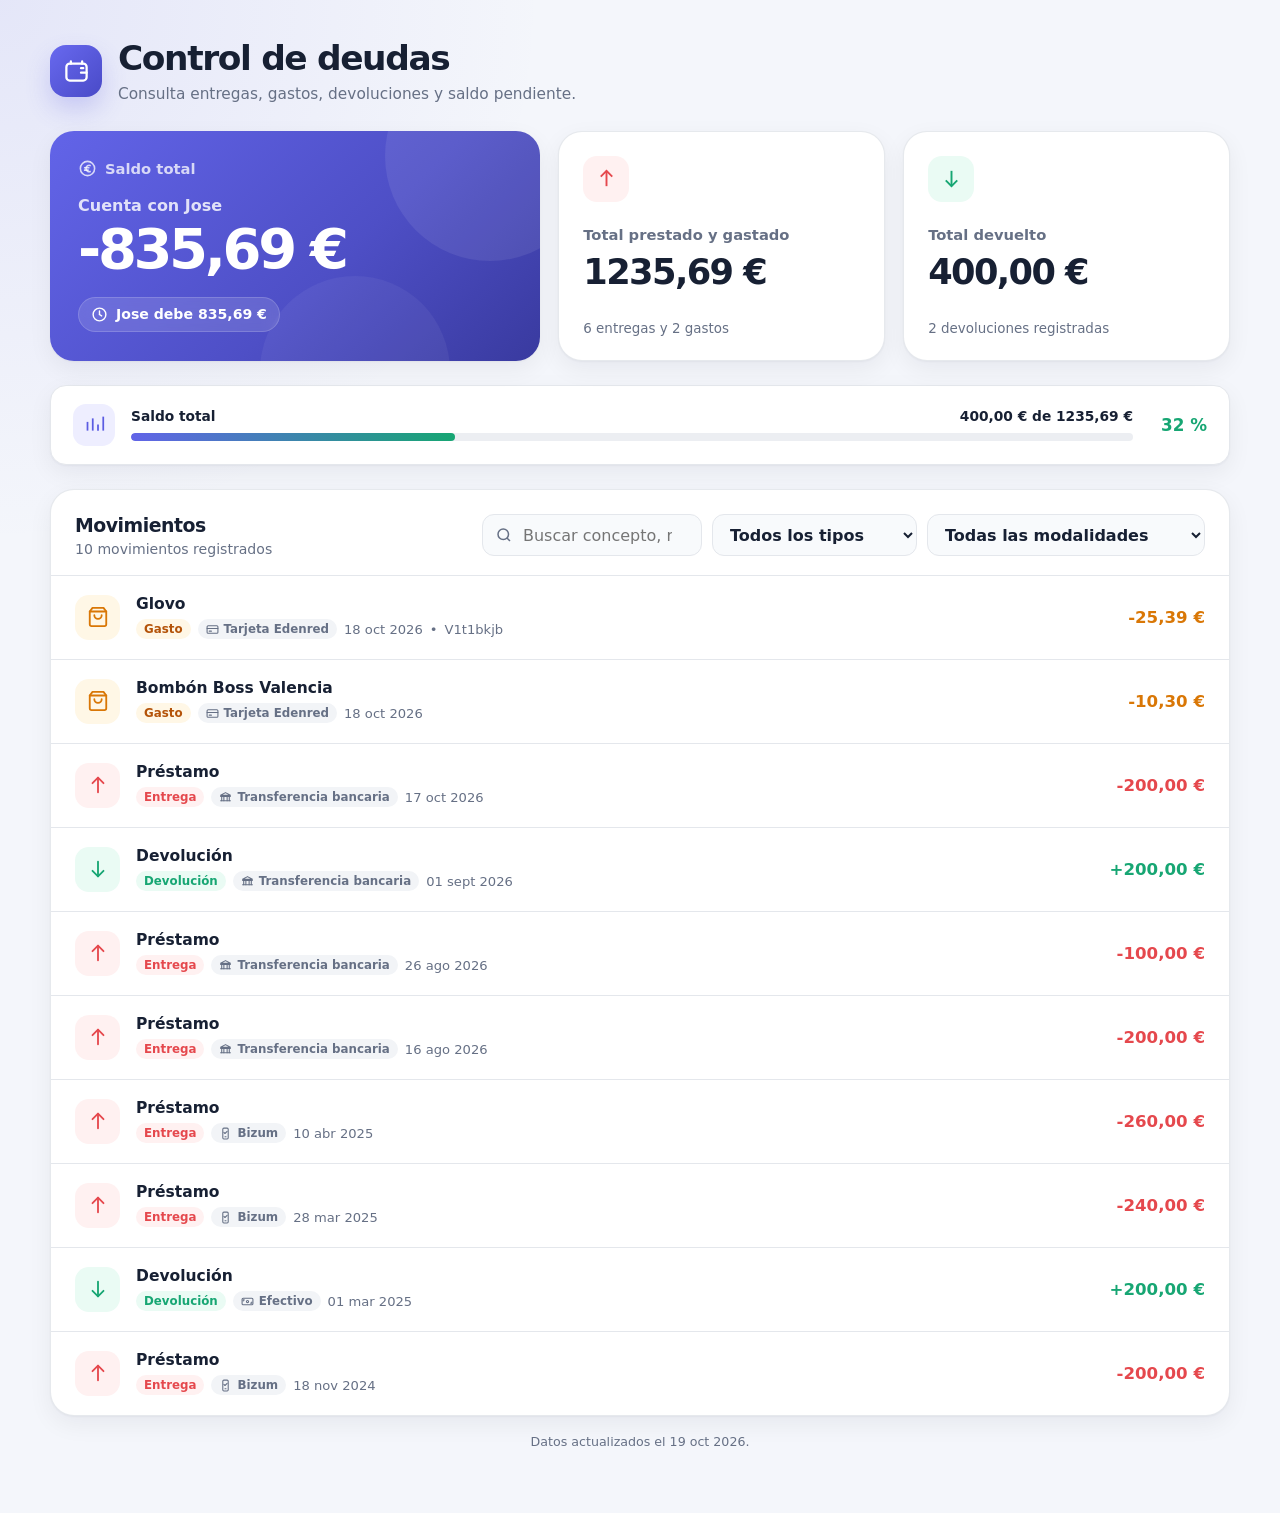
<file: debts/index_old.html>
<!DOCTYPE html>
<html lang="es">

<head>
    <meta charset="UTF-8">
    <meta name="viewport" content="width=device-width, initial-scale=1.0">
    <title>Control de deudas</title>
    <style>
        :root {
            --background: #f4f6fb;
            --surface: #fff;
            --surface-secondary: #f8fafc;
            --text-primary: #172033;
            --text-secondary: #667085;
            --border: #e4e7ec;
            --primary: #5b5ce2;
            --primary-light: #eeeeff;
            --negative: #e5484d;
            --negative-light: #fff1f1;
            --positive: #17a673;
            --positive-light: #eafbf4;
            --expense: #d97706;
            --expense-light: #fff7e6;
            --neutral-light: #f2f4f7;
            --shadow: 0 1px 2px rgba(16, 24, 40, .04), 0 8px 24px rgba(16, 24, 40, .06);
            --radius-large: 24px;
            --radius-medium: 16px;
        }

        * {
            box-sizing: border-box
        }

        body {
            margin: 0;
            min-height: 100vh;
            font-family: Inter, ui-sans-serif, system-ui, -apple-system, BlinkMacSystemFont, "Segoe UI", sans-serif;
            color: var(--text-primary);
            background: radial-gradient(circle at top left, rgba(91, 92, 226, .10), transparent 34rem), var(--background)
        }

        input,
        select {
            font: inherit
        }

        svg {
            display: block
        }

        .app {
            width: min(1180px, calc(100% - 32px));
            margin: 0 auto;
            padding: 40px 0 64px
        }

        .page-header {
            display: flex;
            align-items: center;
            justify-content: space-between;
            gap: 24px;
            margin-bottom: 28px
        }

        .brand {
            display: flex;
            align-items: center;
            gap: 16px
        }

        .brand-icon {
            display: grid;
            place-items: center;
            width: 52px;
            height: 52px;
            color: #fff;
            background: linear-gradient(135deg, #6869ef, #494ac7);
            border-radius: 16px;
            box-shadow: 0 12px 24px rgba(91, 92, 226, .24)
        }

        .brand-icon svg {
            width: 27px;
            height: 27px
        }

        .page-title {
            margin: 0;
            font-size: clamp(1.55rem, 4vw, 2.15rem);
            line-height: 1.1;
            letter-spacing: -.04em
        }

        .page-subtitle {
            margin: 7px 0 0;
            color: var(--text-secondary);
            font-size: .96rem
        }

        .summary-grid {
            display: grid;
            grid-template-columns: 1.5fr 1fr 1fr;
            gap: 18px;
            margin-bottom: 24px
        }

        .card {
            background: var(--surface);
            border: 1px solid rgba(228, 231, 236, .9);
            border-radius: var(--radius-large);
            box-shadow: var(--shadow)
        }

        .balance-card {
            position: relative;
            overflow: hidden;
            min-height: 230px;
            padding: 28px;
            color: #fff;
            background: linear-gradient(135deg, #6264e8 0%, #4e4fc6 58%, #393a9f 100%);
            border: 0
        }

        .balance-card::before,
        .balance-card::after {
            position: absolute;
            content: "";
            border-radius: 50%;
            pointer-events: none
        }

        .balance-card::before {
            top: -80px;
            right: -55px;
            width: 210px;
            height: 210px;
            background: rgba(255, 255, 255, .08)
        }

        .balance-card::after {
            right: 90px;
            bottom: -105px;
            width: 190px;
            height: 190px;
            background: rgba(255, 255, 255, .05)
        }

        .balance-content {
            position: relative;
            z-index: 1
        }

        .card-label {
            display: flex;
            align-items: center;
            gap: 8px;
            margin-bottom: 18px;
            font-size: .92rem;
            font-weight: 700;
            color: rgba(255, 255, 255, .76)
        }

        .card-label svg {
            width: 19px;
            height: 19px
        }

        .person-name {
            margin: 0 0 6px;
            color: rgba(255, 255, 255, .82);
            font-size: 1rem;
            font-weight: 600
        }

        .balance-amount {
            margin: 0;
            font-size: clamp(2.3rem, 6vw, 3.5rem);
            font-weight: 800;
            line-height: 1;
            letter-spacing: -.06em
        }

        .balance-status {
            display: inline-flex;
            align-items: center;
            gap: 8px;
            margin-top: 20px;
            padding: 8px 12px;
            font-size: .88rem;
            font-weight: 700;
            color: #fff;
            background: rgba(255, 255, 255, .13);
            border: 1px solid rgba(255, 255, 255, .16);
            border-radius: 999px;
            backdrop-filter: blur(8px)
        }

        .balance-status svg {
            width: 17px;
            height: 17px
        }

        .stat-card {
            display: flex;
            flex-direction: column;
            justify-content: space-between;
            min-height: 230px;
            padding: 24px
        }

        .stat-icon {
            display: grid;
            place-items: center;
            width: 46px;
            height: 46px;
            margin-bottom: 24px;
            border-radius: 14px
        }

        .stat-icon svg {
            width: 23px;
            height: 23px
        }

        .stat-icon.delivered {
            color: var(--negative);
            background: var(--negative-light)
        }

        .stat-icon.returned {
            color: var(--positive);
            background: var(--positive-light)
        }

        .stat-name {
            margin: 0 0 8px;
            color: var(--text-secondary);
            font-size: .92rem;
            font-weight: 650
        }

        .stat-value {
            margin: 0;
            font-size: clamp(1.65rem, 4vw, 2.2rem);
            font-weight: 800;
            letter-spacing: -.045em
        }

        .stat-detail {
            margin: 12px 0 0;
            color: var(--text-secondary);
            font-size: .84rem
        }

        .progress-card {
            display: grid;
            grid-template-columns: auto 1fr auto;
            align-items: center;
            gap: 16px;
            padding: 18px 22px;
            margin-bottom: 24px;
            background: var(--surface);
            border: 1px solid var(--border);
            border-radius: var(--radius-medium);
            box-shadow: var(--shadow)
        }

        .progress-icon {
            display: grid;
            place-items: center;
            width: 42px;
            height: 42px;
            color: var(--primary);
            background: var(--primary-light);
            border-radius: 13px
        }

        .progress-icon svg {
            width: 21px;
            height: 21px
        }

        .progress-content {
            min-width: 0
        }

        .progress-header {
            display: flex;
            justify-content: space-between;
            gap: 12px;
            margin-bottom: 9px;
            font-size: .86rem;
            font-weight: 700
        }

        .progress-track {
            overflow: hidden;
            height: 8px;
            background: #eceef2;
            border-radius: 999px
        }

        .progress-bar {
            width: 0;
            height: 100%;
            background: linear-gradient(90deg, #6264e8, #17a673);
            border-radius: inherit;
            transition: width 400ms ease
        }

        .progress-percentage {
            min-width: 58px;
            color: var(--positive);
            font-size: 1.05rem;
            font-weight: 800;
            text-align: right
        }

        .movements-card {
            overflow: hidden
        }

        .movements-header {
            display: flex;
            align-items: center;
            justify-content: space-between;
            gap: 18px;
            padding: 24px 24px 18px
        }

        .section-title {
            margin: 0;
            font-size: 1.18rem;
            letter-spacing: -.025em
        }

        .movement-count {
            margin: 5px 0 0;
            color: var(--text-secondary);
            font-size: .88rem
        }

        .filters {
            display: flex;
            align-items: center;
            gap: 10px;
            flex-wrap: wrap
        }

        .search-box {
            position: relative
        }

        .search-box svg {
            position: absolute;
            top: 50%;
            left: 13px;
            width: 18px;
            height: 18px;
            color: var(--text-secondary);
            transform: translateY(-50%);
            pointer-events: none
        }

        .search-box input {
            width: 220px;
            height: 42px;
            padding: 0 14px 0 40px;
            color: var(--text-primary);
            background: var(--surface-secondary);
            border: 1px solid var(--border);
            border-radius: 12px;
            outline: none
        }

        .search-box input:focus,
        .filter-select:focus {
            border-color: var(--primary);
            box-shadow: 0 0 0 3px rgba(91, 92, 226, .12)
        }

        .filter-select {
            height: 42px;
            padding: 0 36px 0 13px;
            color: var(--text-primary);
            font-weight: 650;
            background: var(--surface-secondary);
            border: 1px solid var(--border);
            border-radius: 12px;
            outline: none
        }

        .movements-list {
            border-top: 1px solid var(--border)
        }

        .movement {
            display: grid;
            grid-template-columns: auto minmax(0, 1fr) auto;
            align-items: center;
            gap: 16px;
            padding: 19px 24px;
            border-bottom: 1px solid var(--border);
            transition: background 150ms ease
        }

        .movement:last-child {
            border-bottom: 0
        }

        .movement:hover {
            background: #fbfcfe
        }

        .movement-icon {
            display: grid;
            place-items: center;
            width: 45px;
            height: 45px;
            border-radius: 14px
        }

        .movement-icon svg {
            width: 22px;
            height: 22px
        }

        .movement.entrega .movement-icon {
            color: var(--negative);
            background: var(--negative-light)
        }

        .movement.devolucion .movement-icon {
            color: var(--positive);
            background: var(--positive-light)
        }

        .movement.gasto .movement-icon {
            color: var(--expense);
            background: var(--expense-light)
        }

        .movement-info {
            min-width: 0
        }

        .movement-concept {
            overflow: hidden;
            margin: 0;
            font-size: .97rem;
            font-weight: 750;
            text-overflow: ellipsis;
            white-space: nowrap
        }

        .movement-meta {
            display: flex;
            flex-wrap: wrap;
            align-items: center;
            gap: 7px;
            margin-top: 6px;
            color: var(--text-secondary);
            font-size: .82rem
        }

        .movement-type,
        .movement-method {
            display: inline-flex;
            align-items: center;
            gap: 5px;
            padding: 3px 8px;
            font-size: .74rem;
            font-weight: 750;
            border-radius: 999px
        }

        .movement.entrega .movement-type {
            color: var(--negative);
            background: var(--negative-light)
        }

        .movement.devolucion .movement-type {
            color: var(--positive);
            background: var(--positive-light)
        }

        .movement.gasto .movement-type {
            color: #b45309;
            background: var(--expense-light)
        }

        .movement-method {
            color: var(--text-secondary);
            background: var(--neutral-light)
        }

        .movement-method svg {
            width: 13px;
            height: 13px
        }

        .movement-amount {
            font-size: 1.04rem;
            font-weight: 800;
            text-align: right;
            white-space: nowrap
        }

        .movement.entrega .movement-amount {
            color: var(--negative)
        }

        .movement.devolucion .movement-amount {
            color: var(--positive)
        }

        .movement.gasto .movement-amount {
            color: var(--expense)
        }

        .empty-state,
        .loading-state,
        .error-state {
            display: grid;
            place-items: center;
            min-height: 240px;
            padding: 40px 24px;
            text-align: center
        }

        .state-icon {
            display: grid;
            place-items: center;
            width: 58px;
            height: 58px;
            margin: 0 auto 16px;
            color: var(--primary);
            background: var(--primary-light);
            border-radius: 18px
        }

        .state-icon svg {
            width: 28px;
            height: 28px
        }

        .error-state .state-icon {
            color: var(--negative);
            background: var(--negative-light)
        }

        .state-title {
            margin: 0 0 7px;
            font-size: 1.05rem
        }

        .state-description {
            max-width: 480px;
            margin: 0;
            color: var(--text-secondary);
            font-size: .9rem;
            line-height: 1.55
        }

        .spinner {
            width: 28px;
            height: 28px;
            border: 3px solid rgba(91, 92, 226, .18);
            border-top-color: var(--primary);
            border-radius: 50%;
            animation: spin 800ms linear infinite
        }

        .last-update {
            margin: 18px 0 0;
            color: var(--text-secondary);
            font-size: .79rem;
            text-align: center
        }

        @keyframes spin {
            to {
                transform: rotate(360deg)
            }
        }

        @media(max-width:850px) {
            .summary-grid {
                grid-template-columns: 1fr 1fr
            }

            .balance-card {
                grid-column: 1/-1
            }

            .stat-card {
                min-height: 190px
            }

            .movements-header {
                align-items: stretch;
                flex-direction: column
            }

            .filters {
                width: 100%
            }

            .search-box {
                flex: 1
            }

            .search-box input {
                width: 100%
            }
        }

        @media(max-width:600px) {
            .app {
                width: min(100% - 22px, 1180px);
                padding: 22px 0 40px
            }

            .summary-grid {
                grid-template-columns: 1fr;
                gap: 13px
            }

            .balance-card {
                grid-column: auto;
                min-height: 215px;
                padding: 24px
            }

            .stat-card {
                min-height: auto;
                padding: 20px
            }

            .stat-icon {
                margin-bottom: 18px
            }

            .progress-card {
                grid-template-columns: auto 1fr;
                padding: 16px
            }

            .progress-percentage {
                grid-column: 2;
                text-align: left
            }

            .filters {
                align-items: stretch;
                flex-direction: column
            }

            .filter-select {
                width: 100%
            }

            .movements-header {
                padding: 21px 18px 16px
            }

            .movement {
                grid-template-columns: auto minmax(0, 1fr);
                gap: 13px;
                padding: 17px 18px
            }

            .movement-amount {
                grid-column: 2;
                text-align: left
            }
        }
    </style>
</head>

<body>
    <main class="app">
        <header class="page-header">
            <div class="brand">
                <div class="brand-icon" aria-hidden="true"><svg viewBox="0 0 24 24" fill="none" stroke="currentColor"
                        stroke-width="2" stroke-linecap="round" stroke-linejoin="round">
                        <rect x="3" y="5" width="18" height="15" rx="3"></rect>
                        <path d="M16 13h5"></path>
                        <path d="M16 9h2"></path>
                        <path d="M7 5V3"></path>
                        <path d="M17 5V3"></path>
                    </svg></div>
                <div class="header-title">
                    <h1 class="page-title">Control de deudas</h1>
                    <p class="page-subtitle">Consulta entregas, gastos, devoluciones y saldo pendiente.</p>
                </div>
            </div>
        </header>

        <section class="summary-grid">
            <article class="card balance-card">
                <div class="balance-content">
                    <div class="card-label"><svg viewBox="0 0 24 24" fill="none" stroke="currentColor" stroke-width="2">
                            <circle cx="12" cy="12" r="9"></circle>
                            <path d="M16 8.5a4 4 0 1 0 0 7"></path>
                            <path d="M7.5 11h7"></path>
                            <path d="M7.5 14h6"></path>
                        </svg>Saldo total</div>
                    <p id="personName" class="person-name">Cargando información…</p>
                    <p id="balanceAmount" class="balance-amount">0,00 €</p>
                    <div id="balanceStatus" class="balance-status">Calculando saldo</div>
                </div>
            </article>
            <article class="card stat-card">
                <div>
                    <div class="stat-icon delivered"><svg viewBox="0 0 24 24" fill="none" stroke="currentColor"
                            stroke-width="2">
                            <path d="M12 20V4"></path>
                            <path d="m6 10 6-6 6 6"></path>
                        </svg></div>
                    <p class="stat-name">Total prestado y gastado</p>
                    <p id="deliveredAmount" class="stat-value">0,00 €</p>
                </div>
                <p id="deliveredCount" class="stat-detail">0 entregas y 0 gastos</p>
            </article>
            <article class="card stat-card">
                <div>
                    <div class="stat-icon returned"><svg viewBox="0 0 24 24" fill="none" stroke="currentColor"
                            stroke-width="2">
                            <path d="M12 4v16"></path>
                            <path d="m18 14-6 6-6-6"></path>
                        </svg></div>
                    <p class="stat-name">Total devuelto</p>
                    <p id="returnedAmount" class="stat-value">0,00 €</p>
                </div>
                <p id="returnedCount" class="stat-detail">0 devoluciones</p>
            </article>
        </section>

        <section class="progress-card">
            <div class="progress-icon"><svg viewBox="0 0 24 24" fill="none" stroke="currentColor" stroke-width="2">
                    <path d="M4 19V9"></path>
                    <path d="M10 19V5"></path>
                    <path d="M16 19v-7"></path>
                    <path d="M22 19V3"></path>
                </svg></div>
            <div class="progress-content">
                <div class="progress-header"><span>Saldo total</span><span id="progressDetail">0,00 € de 0,00
                        €</span></div>
                <div class="progress-track" role="progressbar" aria-label="Porcentaje de dinero recuperado"
                    aria-valuemin="0" aria-valuemax="100" aria-valuenow="0">
                    <div id="progressBar" class="progress-bar"></div>
                </div>
            </div>
            <div id="progressPercentage" class="progress-percentage">0 %</div>
        </section>

        <section class="card movements-card">
            <div class="movements-header">
                <div>
                    <h2 class="section-title">Movimientos</h2>
                    <p id="movementCount" class="movement-count">Cargando movimientos…</p>
                </div>
                <div class="filters">
                    <div class="search-box"><svg viewBox="0 0 24 24" fill="none" stroke="currentColor" stroke-width="2">
                            <circle cx="11" cy="11" r="7"></circle>
                            <path d="m20 20-4-4"></path>
                        </svg><input id="searchInput" type="search" placeholder="Buscar concepto, método…"
                            autocomplete="off"></div>
                    <select id="typeFilter" class="filter-select" aria-label="Filtrar por tipo">
                        <option value="all">Todos los tipos</option>
                        <option value="entrega">Entregas</option>
                        <option value="devolucion">Devoluciones</option>
                        <option value="gasto">Gastos</option>
                    </select>
                    <select id="methodFilter" class="filter-select" aria-label="Filtrar por modalidad">
                        <option value="all">Todas las modalidades</option>
                        <option value="transferencia">Transferencia bancaria</option>
                        <option value="bizum">Bizum</option>
                        <option value="efectivo">Efectivo</option>
                        <option value="edenred">Tarjeta Edenred</option>
                    </select>
                </div>
            </div>
            <div id="movementsList" class="movements-list">
                <div class="loading-state">
                    <div>
                        <div class="state-icon">
                            <div class="spinner"></div>
                        </div>
                        <h3 class="state-title">Cargando movimientos</h3>
                        <p class="state-description">Leyendo /debts.xml.</p>
                    </div>
                </div>
            </div>
        </section>
        <p id="lastUpdate" class="last-update"></p>
    </main>

    <script>
        "use strict";
        const MOVEMENT_TYPES = Object.freeze({
            entrega: {
                label: "Entrega",
                sign: "negative"
            },
            devolucion: {
                label: "Devolución",
                sign: "positive"
            },
            gasto: {
                label: "Gasto",
                sign: "negative"
            }
        });
        const MOVEMENT_METHODS = Object.freeze({
            transferencia: {
                label: "Transferencia bancaria"
            },
            bizum: {
                label: "Bizum"
            },
            efectivo: {
                label: "Efectivo"
            },
            edenred: {
                label: "Tarjeta Edenred"
            }
        });
        const state = {
            person: "",
            currency: "EUR",
            updated: "",
            movements: []
        };
        const PERSON_FILTER =
            new URLSearchParams(window.location.search)
                .get("person")
                ?.trim()
                .toLowerCase();

        const elements = {
            personName: document.getElementById("personName"),
            balanceAmount: document.getElementById("balanceAmount"),
            balanceStatus: document.getElementById("balanceStatus"),
            deliveredAmount: document.getElementById("deliveredAmount"),
            returnedAmount: document.getElementById("returnedAmount"),
            deliveredCount: document.getElementById("deliveredCount"),
            returnedCount: document.getElementById("returnedCount"),
            progressDetail: document.getElementById("progressDetail"),
            progressBar: document.getElementById("progressBar"),
            progressPercentage: document.getElementById("progressPercentage"),
            progressTrack: document.querySelector(".progress-track"),
            movementCount: document.getElementById("movementCount"),
            movementsList: document.getElementById("movementsList"),
            searchInput: document.getElementById("searchInput"),
            typeFilter: document.getElementById("typeFilter"),
            methodFilter: document.getElementById("methodFilter"),
            lastUpdate: document.getElementById("lastUpdate")
        };
        const svg = (body) => `<svg viewBox="0 0 24 24" fill="none" stroke="currentColor" stroke-width="2" stroke-linecap="round" stroke-linejoin="round" aria-hidden="true">${body}</svg>`;
        const icons = {
            entrega: svg('<path d="M12 20V4"></path><path d="m6 10 6-6 6 6"></path>'),
            devolucion: svg('<path d="M12 4v16"></path><path d="m18 14-6 6-6-6"></path>'),
            gasto: svg('<path d="M6 2 3 6v14a2 2 0 0 0 2 2h14a2 2 0 0 0 2-2V6l-3-4Z"></path><path d="M3 6h18"></path><path d="M16 10a4 4 0 0 1-8 0"></path>'),
            transferencia: svg('<path d="M3 10h18"></path><path d="M5 10v8M9 10v8M15 10v8M19 10v8"></path><path d="M3 18h18"></path><path d="m12 3 9 5H3l9-5Z"></path>'),
            bizum: svg('<rect x="7" y="2" width="10" height="20" rx="2"></rect><path d="M11 18h2"></path><path d="m9 10 2 2 4-4"></path>'),
            efectivo: svg('<rect x="2" y="6" width="20" height="12" rx="2"></rect><circle cx="12" cy="12" r="2"></circle><path d="M6 9H4v2M18 15h2v-2"></path>'),
            edenred: svg('<rect x="2" y="5" width="20" height="14" rx="2"></rect><path d="M2 10h20"></path><path d="M6 15h4"></path>'),
            pendiente: svg('<circle cx="12" cy="12" r="9"></circle><path d="M12 7v5"></path><path d="m12 12 3 2"></path>'),
            completado: svg('<circle cx="12" cy="12" r="9"></circle><path d="m8 12 2.5 2.5L16 9"></path>'),
            info: svg('<circle cx="12" cy="12" r="9"></circle><path d="M12 11v5"></path><path d="M12 8h.01"></path>'),
            vacio: svg('<path d="M4 7h16"></path><path d="M6 7l1 13h10l1-13"></path><path d="M9 7V4h6v3"></path>'),
            error: svg('<path d="M12 3 2.5 20h19L12 3Z"></path><path d="M12 9v4"></path><path d="M12 17h.01"></path>')
        };

        function getElementText(parent, selector, fallback = "") {
            const el = parent.querySelector(selector);
            return el ? el.textContent.trim() : fallback
        }

        function parseQuantity(value) {
            const n = Number.parseFloat(String(value).trim().replace(/\s/g, "").replace(",", "."));
            return Number.isFinite(n) ? n : null
        }

        function parseDate(value) {
            const v = String(value || "").trim();
            let y, m, d;
            if (/^\d{4}-\d{2}-\d{2}$/.test(v)) {
                [y, m, d] = v.split("-").map(Number)
            } else if (/^\d{2}\/\d{2}\/\d{4}$/.test(v)) {
                [d, m, y] = v.split("/").map(Number)
            } else {
                return null
            }
            const date = new Date(y, m - 1, d);
            return date.getFullYear() === y && date.getMonth() === m - 1 && date.getDate() === d ? date : null
        }

        function formatDate(v) {
            const d = parseDate(v);
            return d ? new Intl.DateTimeFormat("es-ES", {
                day: "2-digit",
                month: "short",
                year: "numeric"
            }).format(d) : (v || "Fecha desconocida")
        }

        function normalizeZero(v) {
            return Math.abs(v) < .000001 ? 0 : v
        }

        function formatCurrency(v, showSign = false) {
            return new Intl.NumberFormat("es-ES", {
                style: "currency",
                currency: state.currency || "EUR",
                minimumFractionDigits: 2,
                maximumFractionDigits: 2,
                signDisplay: showSign ? "always" : "auto"
            }).format(normalizeZero(v))
        }

        function escapeHtml(v) {
            return String(v).replaceAll("&", "&amp;").replaceAll("<", "&lt;").replaceAll(">", "&gt;").replaceAll('"', "&quot;").replaceAll("'", "&#039;")
        }

        function pluralize(n, s, p) {
            return n === 1 ? s : p
        }

        function normalizeType(v) {
            const type = String(v || "").trim().toLocaleLowerCase("es");
            if (!Object.hasOwn(MOVEMENT_TYPES, type)) throw new Error(`Tipo no válido: "${v}".`);
            return type
        }

        function normalizeMethod(v) {
            const method = String(v || "").trim().toLocaleLowerCase("es");
            if (!Object.hasOwn(MOVEMENT_METHODS, method)) throw new Error(`Modalidad no válida: "${v}".`);
            return method
        }

        function validateSign(type, quantity, id) {
            if ((type === "entrega" || type === "gasto") && quantity >= 0) throw new Error(`El movimiento "${id}" debe tener una cantidad negativa.`);
            if (type === "devolucion" && quantity <= 0) throw new Error(`El movimiento "${id}" debe tener una cantidad positiva.`)
        }

        function parseXml(xmlText) {
            const xml = new DOMParser().parseFromString(xmlText, "application/xml");
            if (xml.querySelector("parsererror")) throw new Error("El fichero /debts.xml no contiene XML válido.");
            let debts;

            if (PERSON_FILTER) {

                debts = [...xml.querySelectorAll("debts")]
                    .find(node =>
                        (node.getAttribute("person") || "")
                            .trim()
                            .toLowerCase() === PERSON_FILTER
                    );

                if (!debts) {
                    throw new Error(
                        `No existe ningún contacto llamado "${PERSON_FILTER}".`
                    );
                }

            } else {

                debts = xml.querySelector("debts");

                if (!debts) {
                    throw new Error(
                        "No se ha encontrado ningún elemento <debts>."
                    );
                }

            }
            const ids = new Set();
            const movements = [...debts.querySelectorAll(":scope > movement")].map((node, index) => {
                const id = node.getAttribute("id") || `movement-${index + 1}`;
                if (ids.has(id)) throw new Error(`El identificador "${id}" está repetido.`);
                ids.add(id);
                const type = normalizeType(node.getAttribute("type"));
                const method = normalizeMethod(node.getAttribute("method"));
                const quantity = parseQuantity(getElementText(node, "quantity"));
                if (quantity === null) throw new Error(`Cantidad no válida en "${id}".`);
                validateSign(type, quantity, id);
                const date = getElementText(node, "date");
                if (!parseDate(date)) throw new Error(`Fecha no válida en "${id}". Usa AAAA-MM-DD.`);
                return {
                    id,
                    type,
                    method,
                    quantity: normalizeZero(quantity),
                    concept: getElementText(node, "concept", "Sin concepto"),
                    date,
                    notes: getElementText(node, "notes", "")
                }
            }).sort((a, b) => parseDate(b.date) - parseDate(a.date));
            state.person = debts.getAttribute("person") || debts.getAttribute("name") || "Persona sin nombre";
            state.currency = debts.getAttribute("currency") || "EUR";
            state.updated = debts.getAttribute("updated") || "";
            state.movements = movements;
            render()
        }

        function calculateSummary() {
            const deliveries = state.movements.filter(m => m.type === "entrega");
            const expenses = state.movements.filter(m => m.type === "gasto");
            const returns = state.movements.filter(m => m.type === "devolucion");
            const delivered = deliveries.reduce((s, m) => s + Math.abs(m.quantity), 0);
            const spent = expenses.reduce((s, m) => s + Math.abs(m.quantity), 0);
            const returned = returns.reduce((s, m) => s + m.quantity, 0);
            const advanced = delivered + spent;
            const balance = state.movements.reduce((s, m) => s + m.quantity, 0);
            const recoveredPercentage = advanced > 0 ? Math.min(Math.max(returned / advanced * 100, 0), 100) : 0;
            return {
                delivered,
                spent,
                advanced,
                returned,
                balance: normalizeZero(balance),
                deliveredCount: deliveries.length,
                expenseCount: expenses.length,
                returnedCount: returns.length,
                recoveredPercentage
            }
        }

        function renderSummary() {
            const s = calculateSummary();
            elements.personName.textContent =
                `Cuenta con ${state.person}`;

            document.title =
                `Deudas con ${state.person}`;
            elements.balanceAmount.textContent = formatCurrency(s.balance, true);
            elements.deliveredAmount.textContent = formatCurrency(s.advanced);
            elements.returnedAmount.textContent = formatCurrency(s.returned);
            elements.deliveredCount.textContent = `${s.deliveredCount} ${pluralize(s.deliveredCount, "entrega", "entregas")} y ${s.expenseCount} ${pluralize(s.expenseCount, "gasto", "gastos")}`;
            elements.returnedCount.textContent = `${s.returnedCount} ${pluralize(s.returnedCount, "devolución registrada", "devoluciones registradas")}`;
            if (s.balance < 0) elements.balanceStatus.innerHTML = `${icons.pendiente} ${escapeHtml(state.person)} debe ${escapeHtml(formatCurrency(Math.abs(s.balance)))}`;
            else if (s.balance > 0) elements.balanceStatus.innerHTML = `${icons.info} Debes ${escapeHtml(formatCurrency(s.balance))} a ${escapeHtml(state.person)}`;
            else elements.balanceStatus.innerHTML = `${icons.completado} Deuda completamente saldada`;
            elements.progressDetail.textContent = `${formatCurrency(s.returned)} de ${formatCurrency(s.advanced)}`;
            const p = Math.round(s.recoveredPercentage);
            elements.progressPercentage.textContent = `${p} %`;
            elements.progressBar.style.width = `${s.recoveredPercentage}%`;
            elements.progressTrack.setAttribute("aria-valuenow", String(p))
        }

        function getFilteredMovements() {
            const q = elements.searchInput.value.trim().toLocaleLowerCase("es");
            const type = elements.typeFilter.value;
            const method = elements.methodFilter.value;
            return state.movements.filter(m => {
                const searchable = [m.concept, m.notes, m.date, m.quantity, m.type, m.method, MOVEMENT_TYPES[m.type].label, MOVEMENT_METHODS[m.method].label].join(" ").toLocaleLowerCase("es");
                return (type === "all" || m.type === type) && (method === "all" || m.method === method) && (!q || searchable.includes(q))
            })
        }

        function renderMovements() {
            const list = getFilteredMovements(),
                total = state.movements.length;
            elements.movementCount.textContent = list.length === total ? `${total} ${pluralize(total, "movimiento registrado", "movimientos registrados")}` : `${list.length} de ${total} movimientos`;
            if (!list.length) {
                elements.movementsList.innerHTML = `<div class="empty-state"><div><div class="state-icon">${icons.vacio}</div><h3 class="state-title">No hay movimientos</h3><p class="state-description">No se han encontrado movimientos que coincidan con los filtros seleccionados.</p></div></div>`;
                return
            }
            elements.movementsList.innerHTML = list.map(m => {
                const typeLabel = MOVEMENT_TYPES[m.type].label;
                const methodLabel = MOVEMENT_METHODS[m.method].label;
                const notes = m.notes ? `<span aria-hidden="true">•</span><span title="${escapeHtml(m.notes)}">${escapeHtml(m.notes)}</span>` : "";
                return `<article class="movement ${m.type}" data-id="${escapeHtml(m.id)}"><div class="movement-icon" aria-hidden="true">${icons[m.type]}</div><div class="movement-info"><h3 class="movement-concept">${escapeHtml(m.concept)}</h3><div class="movement-meta"><span class="movement-type">${escapeHtml(typeLabel)}</span><span class="movement-method">${icons[m.method]} ${escapeHtml(methodLabel)}</span><span>${escapeHtml(formatDate(m.date))}</span>${notes}</div></div><div class="movement-amount">${escapeHtml(formatCurrency(m.quantity, true))}</div></article>`
            }).join("")
        }

        function renderLastUpdate() {
            elements.lastUpdate.textContent = state.updated ? `Datos actualizados el ${formatDate(state.updated)}.` : ""
        }

        function render() {
            renderSummary();
            renderMovements();
            renderLastUpdate()
        }

        function showError(message) {
            elements.personName.textContent = "No se han podido cargar los datos";
            elements.balanceAmount.textContent = formatCurrency(0);
            elements.balanceStatus.innerHTML = `${icons.error} Error de carga`;
            elements.movementCount.textContent = "Sin datos disponibles";
            elements.movementsList.innerHTML = `<div class="error-state"><div><div class="state-icon">${icons.error}</div><h3 class="state-title">No se pudo leer /debts.xml</h3><p class="state-description">${escapeHtml(message)}</p></div></div>`
        }
        async function loadDebtsXml() {
            try {
                const response = await fetch(`debts.xml`, {
                    headers: {
                        Accept: "application/xml, text/xml"
                    },
                    cache: "no-store"
                });
                if (!response.ok) throw new Error(`El servidor respondió con el estado ${response.status}.`);
                const text = await response.text();
                if (!text.trim()) throw new Error("El fichero /debts.xml está vacío.");
                parseXml(text)
            } catch (error) {
                console.error("Error cargando /debts.xml:", error);
                showError(error instanceof Error ? error.message : "No se ha podido cargar /debts.xml.")
            }
        }
        elements.searchInput.addEventListener("input", renderMovements);
        elements.typeFilter.addEventListener("change", renderMovements);
        elements.methodFilter.addEventListener("change", renderMovements);
        loadDebtsXml();
    </script>
</body>

</html>
</file>
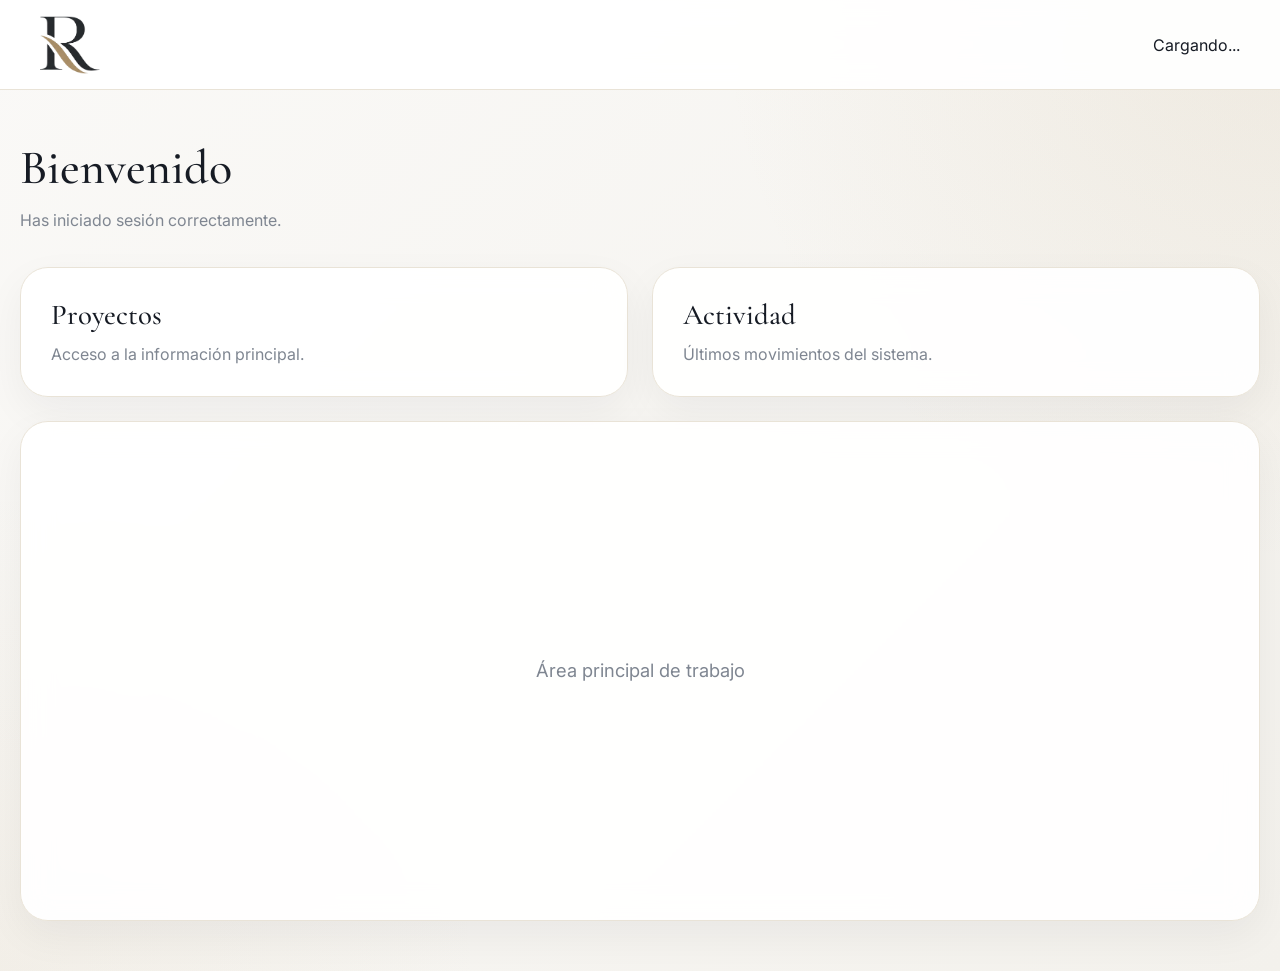
<file: rocha/home.html>
<!DOCTYPE html>
<html lang="es">

<head>

    <meta charset="UTF-8">
    <meta name="viewport" content="width=device-width, initial-scale=1.0">

    <title>Home | Rocha Services</title>

    <link href="https://cdn.jsdelivr.net/npm/bootstrap@5.3.7/dist/css/bootstrap.min.css" rel="stylesheet">

    <link rel="preconnect" href="https://fonts.googleapis.com">
    <link rel="preconnect" href="https://fonts.gstatic.com" crossorigin>

    <link
        href="https://fonts.googleapis.com/css2?family=Cormorant+Garamond:wght@500;600;700&family=Inter:wght@300;400;500;600&display=swap"
        rel="stylesheet">

    <style>
        :root {
            --rocha-black: #161b24;
            --rocha-gold: #b99b68;
            --rocha-gold-light: #d2bb91;
            --rocha-bg: #f7f6f3;
            --rocha-card: #ffffff;
            --rocha-border: #e9e3d7;
            --rocha-text: #161b24;
            --rocha-muted: #7f8691;
        }

        * {
            margin: 0;
            padding: 0;
            box-sizing: border-box;
        }

        body {

            font-family: "Inter", sans-serif;

            min-height: 100vh;

            background:
                radial-gradient(circle at top right,
                    rgba(185, 155, 104, .12),
                    transparent 35%),
                radial-gradient(circle at bottom left,
                    rgba(185, 155, 104, .08),
                    transparent 30%),
                linear-gradient(135deg,
                    #faf9f7,
                    #f3f1ec);

            color: var(--rocha-text);
        }

        header {

            height: 90px;

            background: rgba(255, 255, 255, .92);

            backdrop-filter: blur(15px);

            border-bottom: 1px solid var(--rocha-border);

            display: flex;
            justify-content: space-between;
            align-items: center;

            padding: 0 40px;

            position: sticky;
            top: 0;
            z-index: 1000;
        }

        .logo {

            display: flex;
            align-items: center;
        }

        .logo img {

            height: 58px;
            width: auto;
        }

        .user {

            color: var(--rocha-text);
        }

        .container {

            max-width: 1300px;

            margin: auto;

            padding: 50px 20px;
        }

        .welcome {

            margin-bottom: 35px;
        }

        .welcome h1 {

            font-family: "Cormorant Garamond", serif;

            font-size: 3rem;

            color: var(--rocha-black);

            margin-bottom: 10px;
        }

        .welcome p {

            color: var(--rocha-muted);

            font-size: 1rem;
        }

        .cards {

            display: grid;

            grid-template-columns:
                repeat(auto-fit, minmax(280px, 1fr));

            gap: 24px;

            margin-bottom: 24px;
        }

        .card {

            border: none;

            border-radius: 28px;

            background: rgba(255, 255, 255, .92);

            backdrop-filter: blur(15px);

            border: 1px solid var(--rocha-border);

            box-shadow:
                0 15px 40px rgba(22, 27, 36, .05);

            padding: 30px;

            transition: .25s;
        }

        .card:hover {

            transform: translateY(-4px);

            box-shadow:
                0 20px 50px rgba(22, 27, 36, .08);
        }

        .card h3 {

            font-family: "Cormorant Garamond", serif;

            font-size: 1.8rem;

            color: var(--rocha-black);

            margin-bottom: 10px;
        }

        .card p {

            color: var(--rocha-muted);

            margin-bottom: 0;
        }

        .content {

            min-height: 500px;

            display: flex;

            align-items: center;

            justify-content: center;

            font-size: 1.15rem;

            color: var(--rocha-muted);
        }

        .section-title {

            font-family:
                "Cormorant Garamond",
                serif;

            font-size: 2rem;

            margin-bottom: 20px;

            color: var(--rocha-black);
        }

        @media (max-width:768px) {

            header {
                padding: 15px 20px;
                height: auto;
                flex-wrap: wrap;
                gap: 15px;
            }

            .logo img {
                height: 46px;
            }

            .welcome h1 {
                font-size: 2.3rem;
            }

            .container {
                padding: 30px 15px;
            }

            .card {
                padding: 24px;
            }
        }
    </style>

</head>

<script type="module">
    import { createClient } from 'https://esm.sh/@supabase/supabase-js@2';

    const SUPABASE_URL =
        'https://lpmpqeibsrzvmmvjnmgf.supabase.co';

    const SUPABASE_ANON_KEY =
        'eyJhbGciOiJIUzI1NiIsInR5cCI6IkpXVCJ9.eyJpc3MiOiJzdXBhYmFzZSIsInJlZiI6ImxwbXBxZWlic3J6dm1tdmpubWdmIiwicm9sZSI6ImFub24iLCJpYXQiOjE3OTI0OTY1OTksImV4cCI6MjEwODA3MjU5OX0.onXwjCF71iu-yHR3yVYVhnEoARS2YWQWpKVftS99Stg';

    const supabase = createClient(
        SUPABASE_URL,
        SUPABASE_ANON_KEY
    );

    const {
        data: { session }
    } = await supabase.auth.getSession();

    if (!session) {
        window.location.replace("index.html");
    }

    const user = session.user;

    const email = user.email || '';

    const username =
        user.user_metadata?.user_name ||
        user.user_metadata?.preferred_username ||
        email.split('@')[0];

    const fullName =
        user.user_metadata?.full_name ||
        username;

    const avatar =
        user.user_metadata?.avatar_url || null;

    const provider =
        user.app_metadata?.provider || 'email';

    document.querySelector(".welcome h1").textContent =
        `Bienvenido ${fullName}`;

    document.querySelector(".welcome p").textContent =
        provider === 'github'
            ? 'Has iniciado sesión correctamente con GitHub.'
            : 'Has iniciado sesión correctamente con correo electrónico.';

    if (avatar) {

        document.getElementById("userInfo").innerHTML = `
        <div style="
            display:flex;
            align-items:center;
            gap:10px;
        ">
            <img
                src="${avatar}"
                alt=""
                style="
                    width:40px;
                    height:40px;
                    border-radius:50%;
                "
            >

            <div style="text-align:right;">
                <div>${fullName}</div>
                <div style="
                    font-size:.85rem;
                    color:#7f8691;
                ">
                    @${username}
                </div>
            </div>

            <button
                id="logoutButton"
                style="
                    margin-left:12px;
                    background:white;
                    border:1px solid #e9e3d7;
                    color:#161b24;
                    padding:8px 12px;
                    border-radius:10px;
                    cursor:pointer;
                "
            >
                Salir
            </button>
        </div>
    `;

    } else {

        document.getElementById("userInfo").innerHTML = `
        <div style="
            display:flex;
            align-items:center;
            gap:10px;
        ">

            <div style="
                width:40px;
                height:40px;
                border-radius:50%;
                background:#b99b68;
                color:white;
                display:flex;
                align-items:center;
                justify-content:center;
                font-weight:bold;
            ">
                ${fullName.charAt(0).toUpperCase()}
            </div>

            <div style="text-align:right;">
                <div>${fullName}</div>
                <div style="
                    font-size:.85rem;
                    color:#7f8691;
                ">
                    ${email}
                </div>
            </div>

            <button
                id="logoutButton"
                style="
                    margin-left:12px;
                    background:white;
                    border:1px solid #e9e3d7;
                    color:#161b24;
                    padding:8px 12px;
                    border-radius:10px;
                    cursor:pointer;
                "
            >
                Salir
            </button>
        </div>
    `;
    }

    document
        .getElementById("logoutButton")
        .addEventListener("click", async () => {

            await supabase.auth.signOut();

            window.location.replace(
                "index.html"
            );
        });
</script>

<body>

    <header>

        <div class="logo">
            <img src="images/logo.png">
        </div>

        <div class="user" id="userInfo">
            Cargando...
        </div>

    </header>

    <div class="container">

        <div class="welcome">

            <h1>Bienvenido</h1>

            <p>
                Has iniciado sesión correctamente.
            </p>

        </div>

        <div class="cards">

            <div class="card">

                <h3>Proyectos</h3>

                <p>
                    Acceso a la información principal.
                </p>

            </div>

            <div class="card">

                <h3>Actividad</h3>

                <p>
                    Últimos movimientos del sistema.
                </p>

            </div>

        </div>

        <div class="card content">

            Área principal de trabajo

        </div>

    </div>

</body>

</html>
</file>
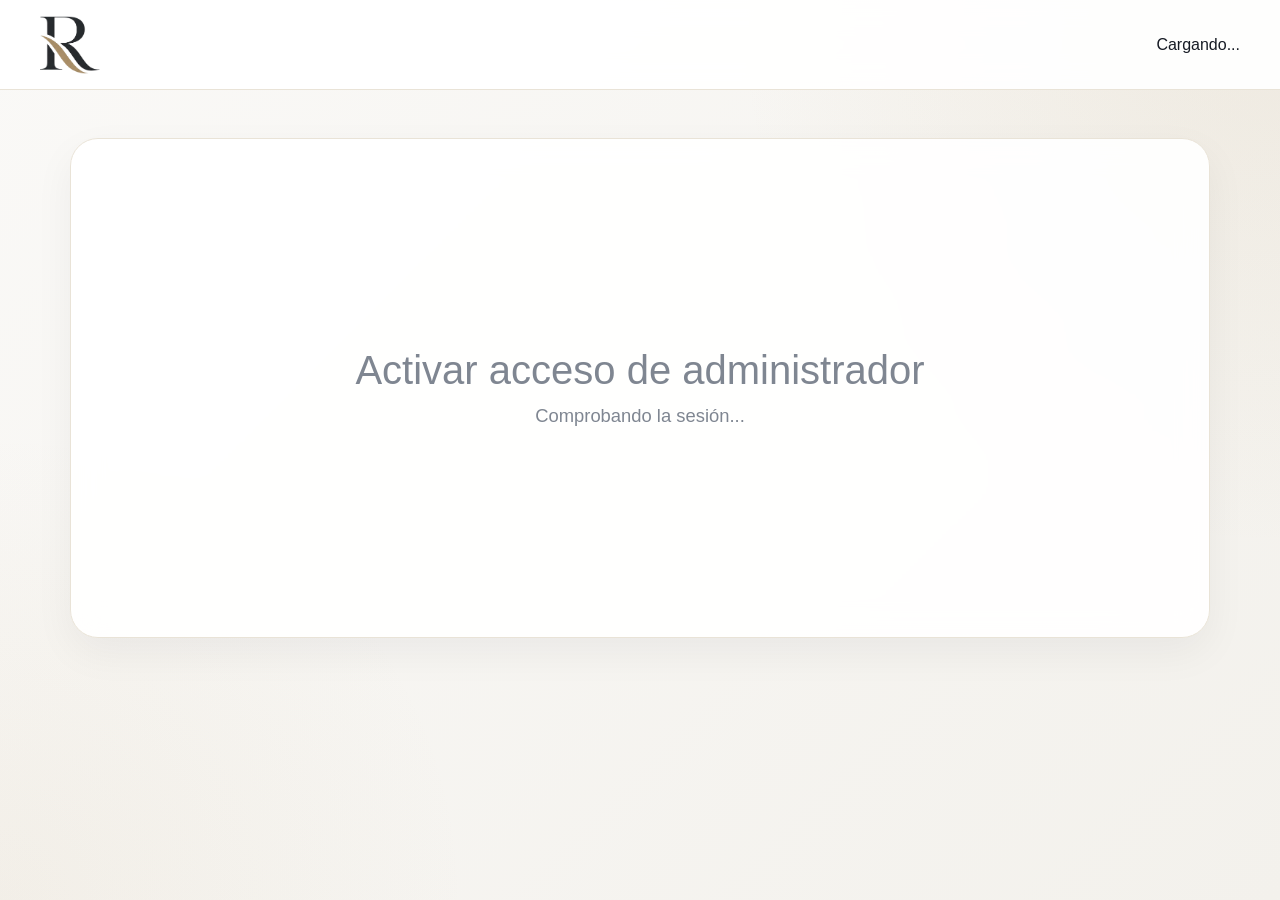
<file: rocha/admin/activar-admin-edenred.html>
<!DOCTYPE html>
<html lang="es">

<head>
    <meta charset="UTF-8">
    <meta name="viewport" content="width=device-width, initial-scale=1.0">
    <title>Activar administrador | Rocha Apps</title>
    <link href="https://cdn.jsdelivr.net/npm/bootstrap@5.3.7/dist/css/bootstrap.min.css" rel="stylesheet">
    <link href="../css.css" rel="stylesheet">
</head>

<body>
    <header>
        <div class="logo">
            <img src="../images/logo.png" alt="Rocha Apps">
        </div>
        <div class="user" id="userInfo">Cargando...</div>
    </header>

    <main class="container py-5">
        <section class="card content">
            <h1>Activar acceso de administrador</h1>
            <p id="activationStatus" role="status" aria-live="polite">
                Comprobando la sesión...
            </p>
        </section>
    </main>

    <script type="module">
        import { authState, supabase } from "../login.js";

        const status = document.getElementById("activationStatus");
        const functionUrl =
            "https://lpmpqeibsrzvmmvjnmgf.supabase.co/functions/v1/activate-edenred-admin";

        try {
            const accessToken = authState?.session?.access_token;

            if (!accessToken) {
                throw new Error("Inicia sesión con tu cuenta de Supabase para continuar.");
            }

            const response = await fetch(functionUrl, {
                method: "POST",
                headers: {
                    Authorization: `Bearer ${accessToken}`,
                    "Content-Type": "application/json"
                },
                body: "{}"
            });

            const result = await response.json();

            if (!response.ok) {
                throw new Error(result.error || `Error HTTP ${response.status}.`);
            }

            const { error: refreshError } =
                await supabase.auth.refreshSession();

            if (refreshError) {
                throw new Error(
                    "El rol admin se activó, pero no se pudo renovar la sesión. Cierra sesión y vuelve a entrar."
                );
            }

            status.textContent =
                `${result.message} Si ya estaba abierta, recárgala para que el rol se actualice.`;
        } catch (error) {
            status.textContent =
                error instanceof Error
                    ? error.message
                    : "No se pudo activar el rol admin.";
        }
    </script>
</body>

</html>
</file>
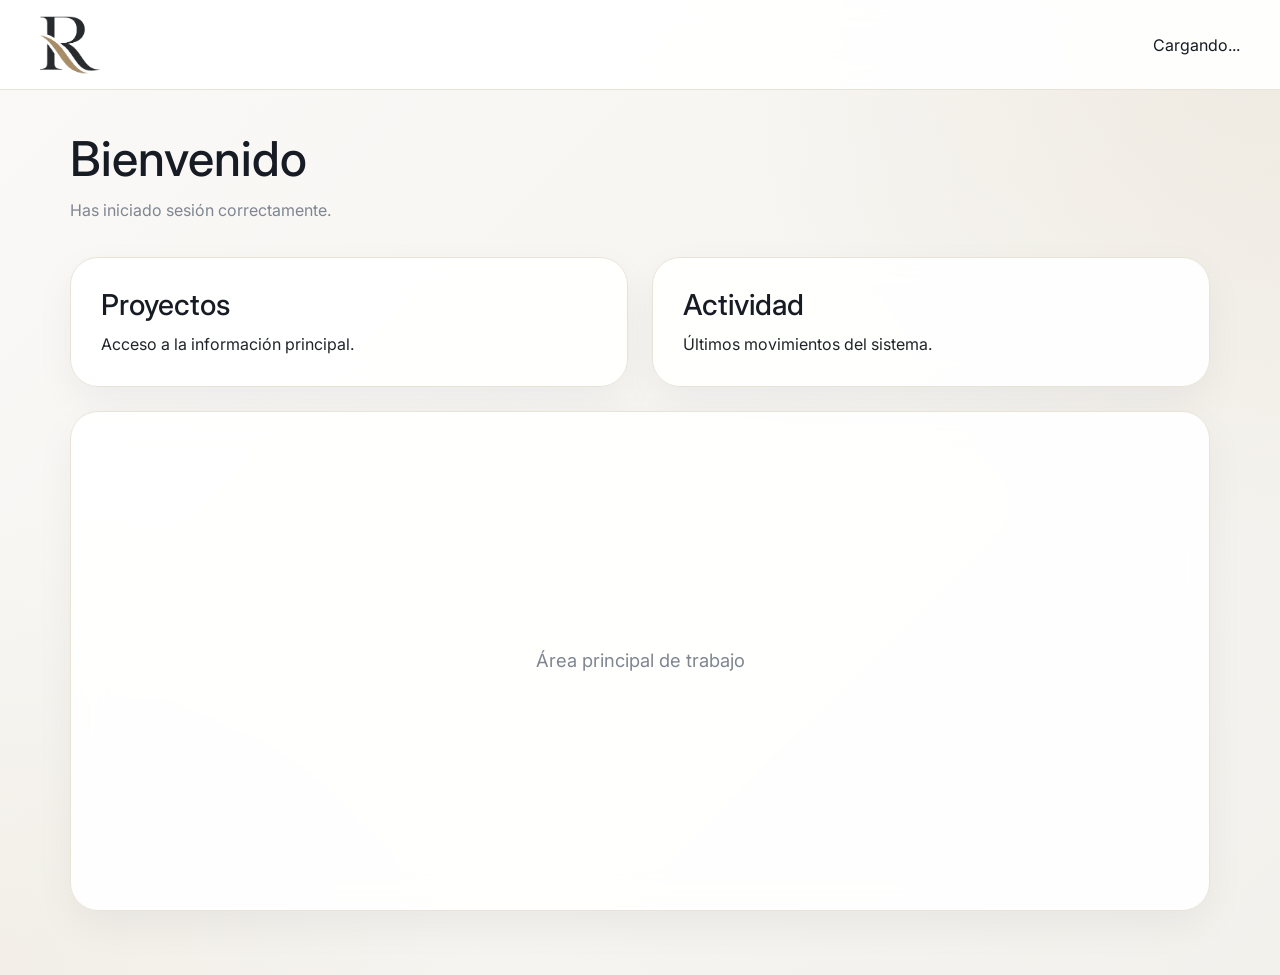
<file: rocha/home/index_old.html>
<!DOCTYPE html>
<html lang="es">

<head>
    <meta charset="UTF-8">
    <meta name="viewport" content="width=device-width, initial-scale=1.0">

    <title>Home | Rocha Services</title>

    <link href="https://cdn.jsdelivr.net/npm/bootstrap@5.3.7/dist/css/bootstrap.min.css" rel="stylesheet">

    <link rel="preconnect" href="https://fonts.googleapis.com">
    <link rel="preconnect" href="https://fonts.gstatic.com" crossorigin>

    <link href="https://fonts.googleapis.com/css2?family=Cormorant+Garamond:wght@500;600;700&family=Inter:wght@300;400;500;600&display=swap" rel="stylesheet">
    <link href="../css.css" rel="stylesheet">

</head>


<script type="module" src="../login.js"></script>

<body>

    <header>

        <div class="logo">
            <img src="../images/logo.png">
        </div>

        <div class="user" id="userInfo">
            Cargando...
        </div>

    </header>

    <div class="container">

        <div class="welcome">

            <h1>Bienvenido</h1>

            <p>
                Has iniciado sesión correctamente.
            </p>

        </div>

        <div class="cards">

            <div class="card">

                <h3>Proyectos</h3>

                <p>
                    Acceso a la información principal.
                </p>

            </div>

            <div class="card">

                <h3>Actividad</h3>

                <p>
                    Últimos movimientos del sistema.
                </p>

            </div>

        </div>

        <div class="card content">

            Área principal de trabajo

        </div>

    </div>

</body>

</html>
</file>
<file: rocha/css.css>
:root {
    --rocha-black: #161b24;
    --rocha-gold: #b99b68;
    --rocha-gold-light: #d2bb91;
    --rocha-bg: #f7f6f3;
    --rocha-card: #ffffff;
    --rocha-border: #e9e3d7;
    --rocha-text: #161b24;
    --rocha-muted: #7f8691;
    --rocha-gold-dark: #86652c;;
    --background: #f4f6fb;
    --surface: #fff;
    --surface-secondary: #f8fafc;
    --text-primary: #172033;
    --text-secondary: #667085;
    --border: #e4e7ec;
    --primary: #5b5ce2;
    --primary-light: #eeeeff;
    --negative: #e5484d;
    --negative-light: #fff1f1;
    --positive: #17a673;
    --positive-light: #eafbf4;
    --expense: #d97706;
    --expense-light: #fff7e6;
    --neutral-light: #f2f4f7;
    --shadow: 0 1px 2px rgba(16, 24, 40, .04), 0 8px 24px rgba(16, 24, 40, .06);
    --radius-large: 14px;
    --radius-medium: 16px;
}

* {
    margin: 0;
    padding: 0;
    box-sizing: border-box;
}

body {

    font-family: "Inter", sans-serif;

    min-height: 100vh;

    background:
        radial-gradient(circle at top right,
            rgba(185, 155, 104, .12),
            transparent 35%),
        radial-gradient(circle at bottom left,
            rgba(185, 155, 104, .08),
            transparent 30%),
        linear-gradient(135deg,
            #faf9f7,
            #f3f1ec);

    color: var(--rocha-text);
}

header {

    height: 90px;

    background: rgba(255, 255, 255, .92);

    backdrop-filter: blur(15px);

    border-bottom: 1px solid var(--rocha-border);

    display: flex;
    justify-content: space-between;
    align-items: center;

    padding: 0 40px;

    position: sticky;
    top: 0;
    z-index: 1000;
}

.logo {

    display: flex;
    align-items: center;
}

.logo img {

    height: 58px;
    width: auto;
}

.user {

    color: var(--rocha-text);
}

.container {
    width: min(1180px, calc(100% - 32px));
    margin: 0 auto;
    padding: 40px 0 64px;
}

.welcome {

    margin-bottom: 35px;
}

.welcome h1 {

    /* font-family: "Cormorant Garamond", serif; */

    font-size: 3rem;

    color: var(--rocha-black);

    margin-bottom: 10px;
}

.welcome p {

    color: var(--rocha-muted);

    font-size: 1rem;
}

.header-title {

    margin-bottom: 35px;
}

.header-title h1 {

    /* font-family: "Cormorant Garamond", serif; */

    font-size: 3rem;

    color: var(--rocha-black);

    margin-bottom: 10px;
}

.header-title p {

    color: var(--rocha-muted);

    font-size: 1rem;
}

.cards {

    display: grid;

    grid-template-columns:
        repeat(auto-fit, minmax(280px, 1fr));

    gap: 24px;

    margin-bottom: 24px;
}

.card {

    border: none;

    border-radius: 28px;

    background: rgba(255, 255, 255, .92);

    backdrop-filter: blur(15px);

    border: 1px solid var(--rocha-border);

    box-shadow:
        0 15px 40px rgba(22, 27, 36, .05);

    padding: 30px;

    transition: .25s;
}

.card:hover {

    transform: translateY(-4px);

    box-shadow:
        0 20px 50px rgba(22, 27, 36, .08);
}

.card h3 {

    /* font-family: "Cormorant Garamond", serif; */

    font-size: 1.8rem;

    color: var(--rocha-black);

    margin-bottom: 10px;
}

.card p {
    margin-bottom: 0;
}

.content {

    min-height: 500px;

    display: flex;

    align-items: center;

    justify-content: center;

    font-size: 1.15rem;

    color: var(--rocha-muted);
}

.section-title {

    /* font-family:
        "Cormorant Garamond",
        serif; */

    font-size: 2rem;

    margin-bottom: 20px;

    color: var(--rocha-black);
}

@media (max-width:768px) {

    header {
        padding: 15px 20px;
        height: auto;
        flex-wrap: wrap;
        gap: 15px;
    }

    .logo img {
        height: 46px;
    }

    .welcome h1 {
        font-size: 2.3rem;
    }

    .container {
        padding: 30px 15px;
    }

    .card {
        padding: 24px;
    }
}

.otp-modal {
    position: fixed;
    inset: 0;
    background: rgba(0,0,0,.65);
    display: flex;
    align-items: center;
    justify-content: center;
    z-index: 999999;
}

.otp-modal-content {
    width: 100%;
    max-width: 420px;
    background: white;
    padding: 2rem;
    border-radius: 16px;
    box-shadow: 0 15px 40px rgba(0,0,0,.25);
}

.otp-modal-content input {
    text-align: center;
    font-size: 1.8rem;
    letter-spacing: .4rem;
}
</file>
